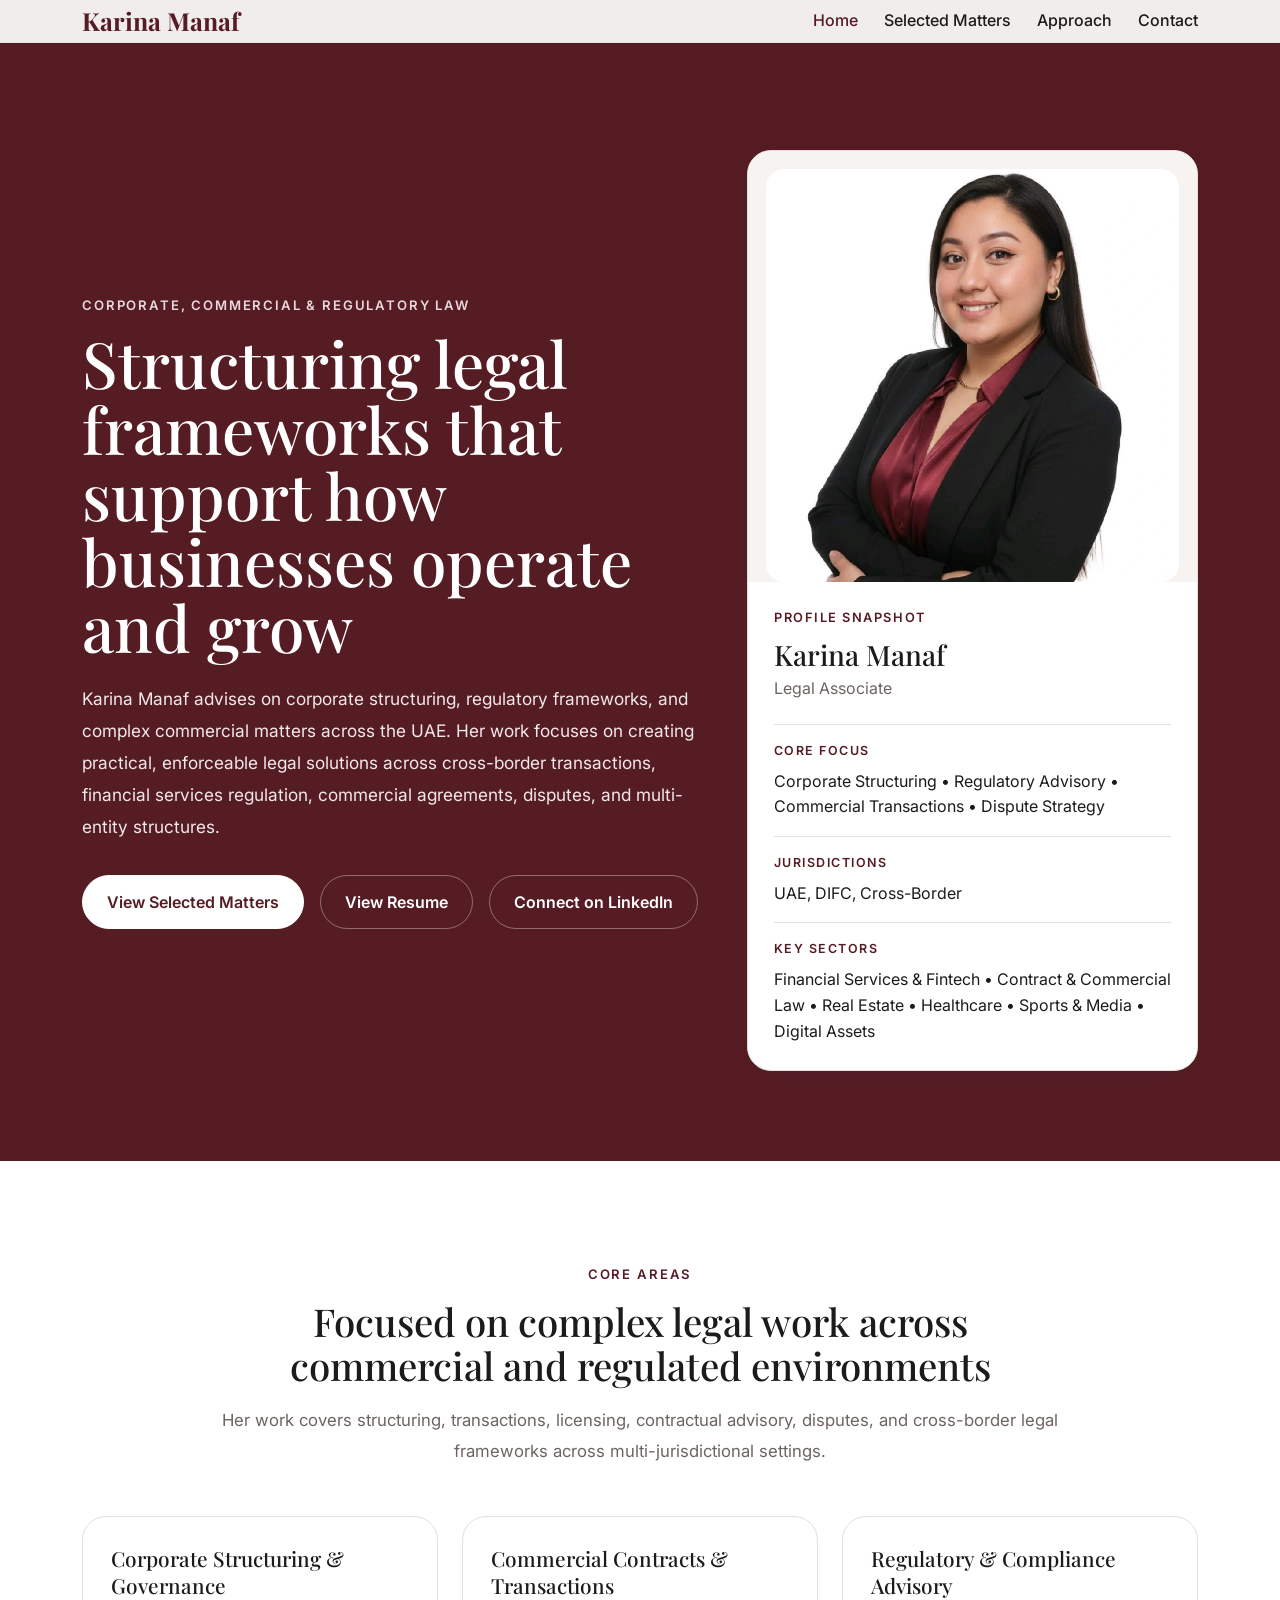
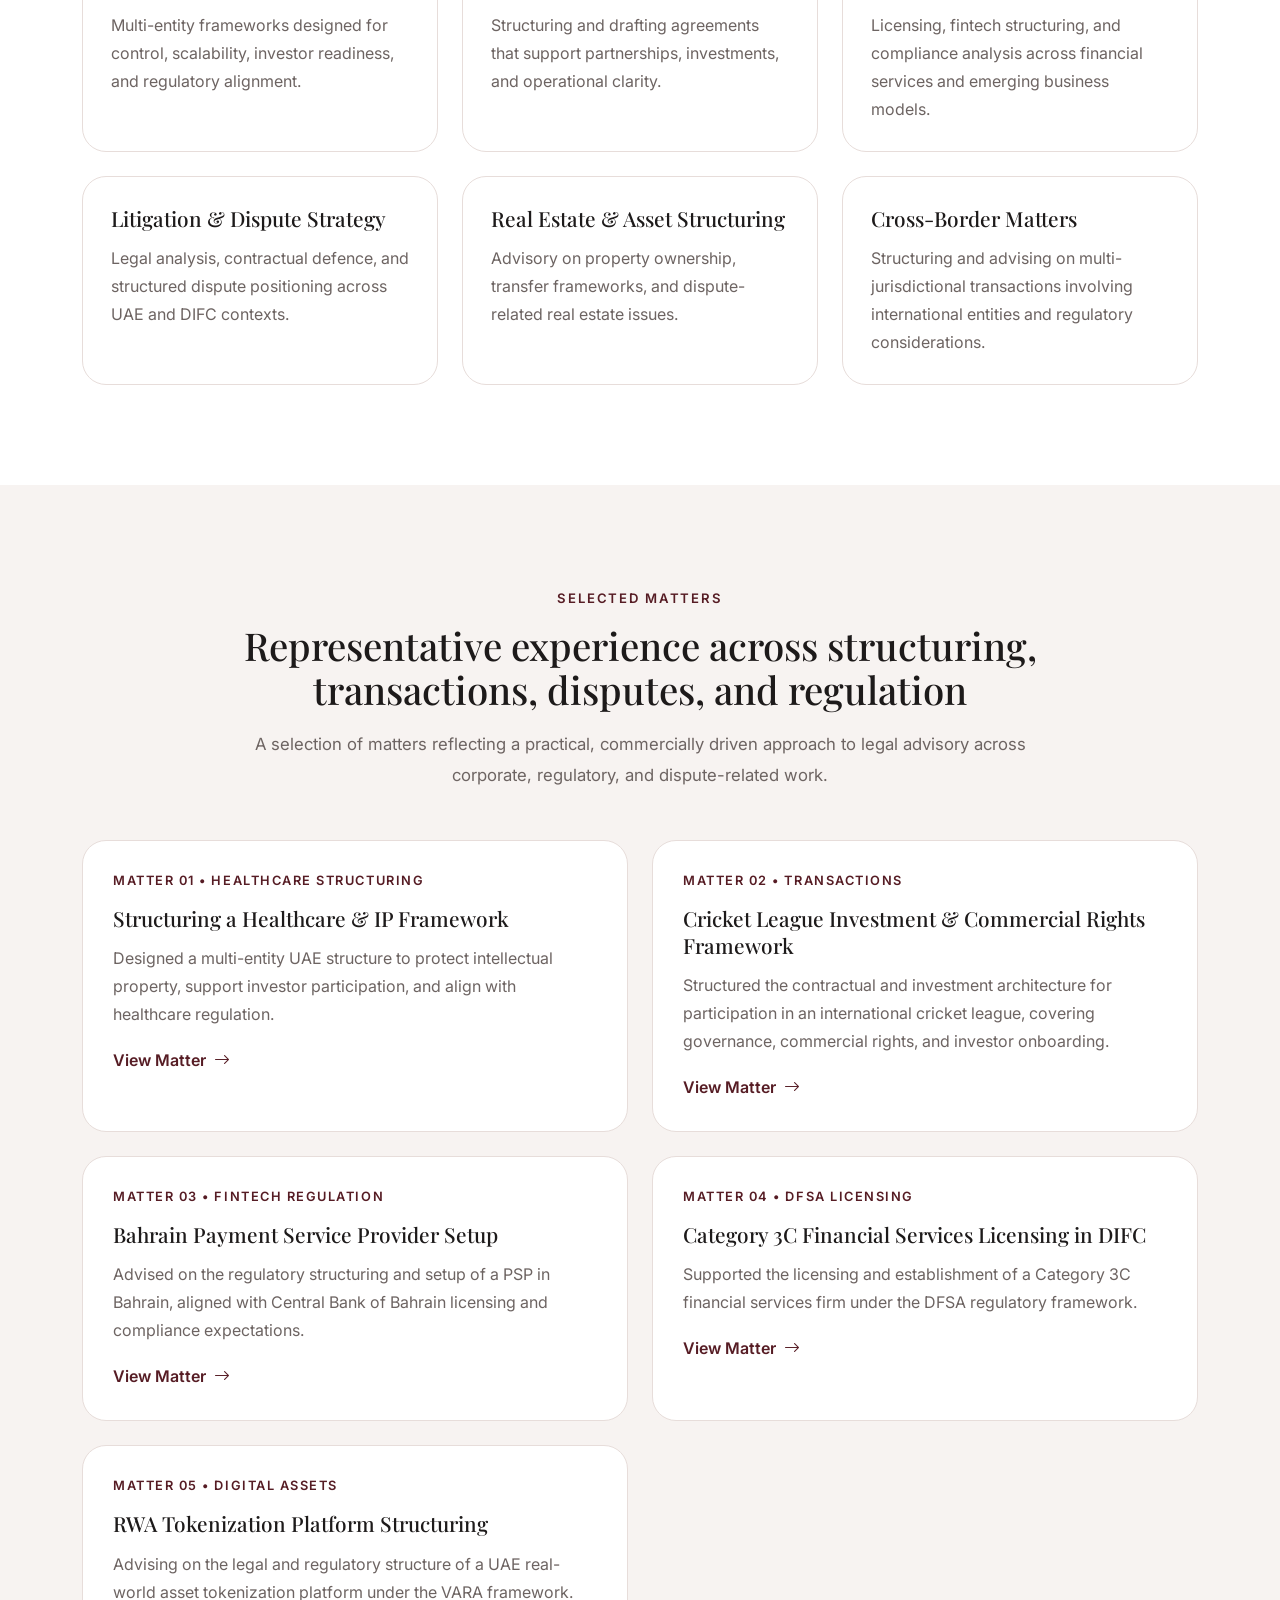
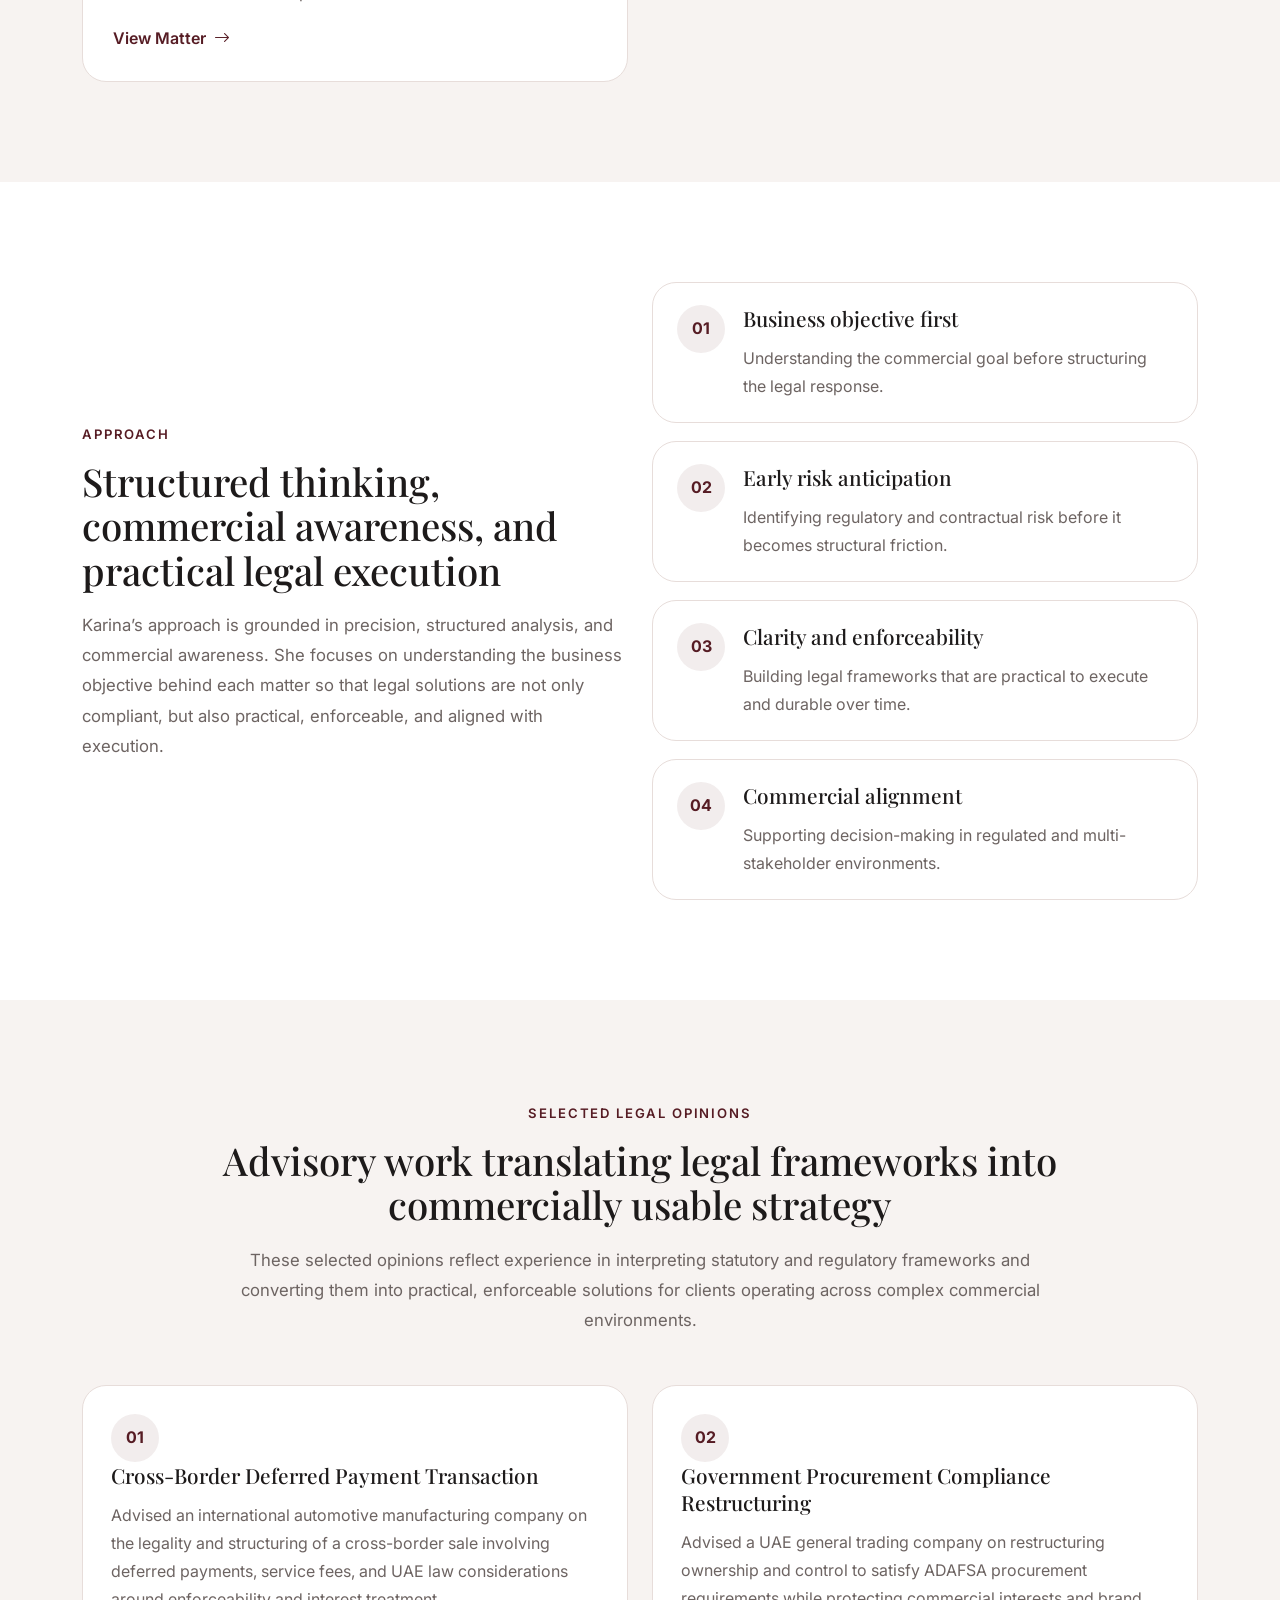
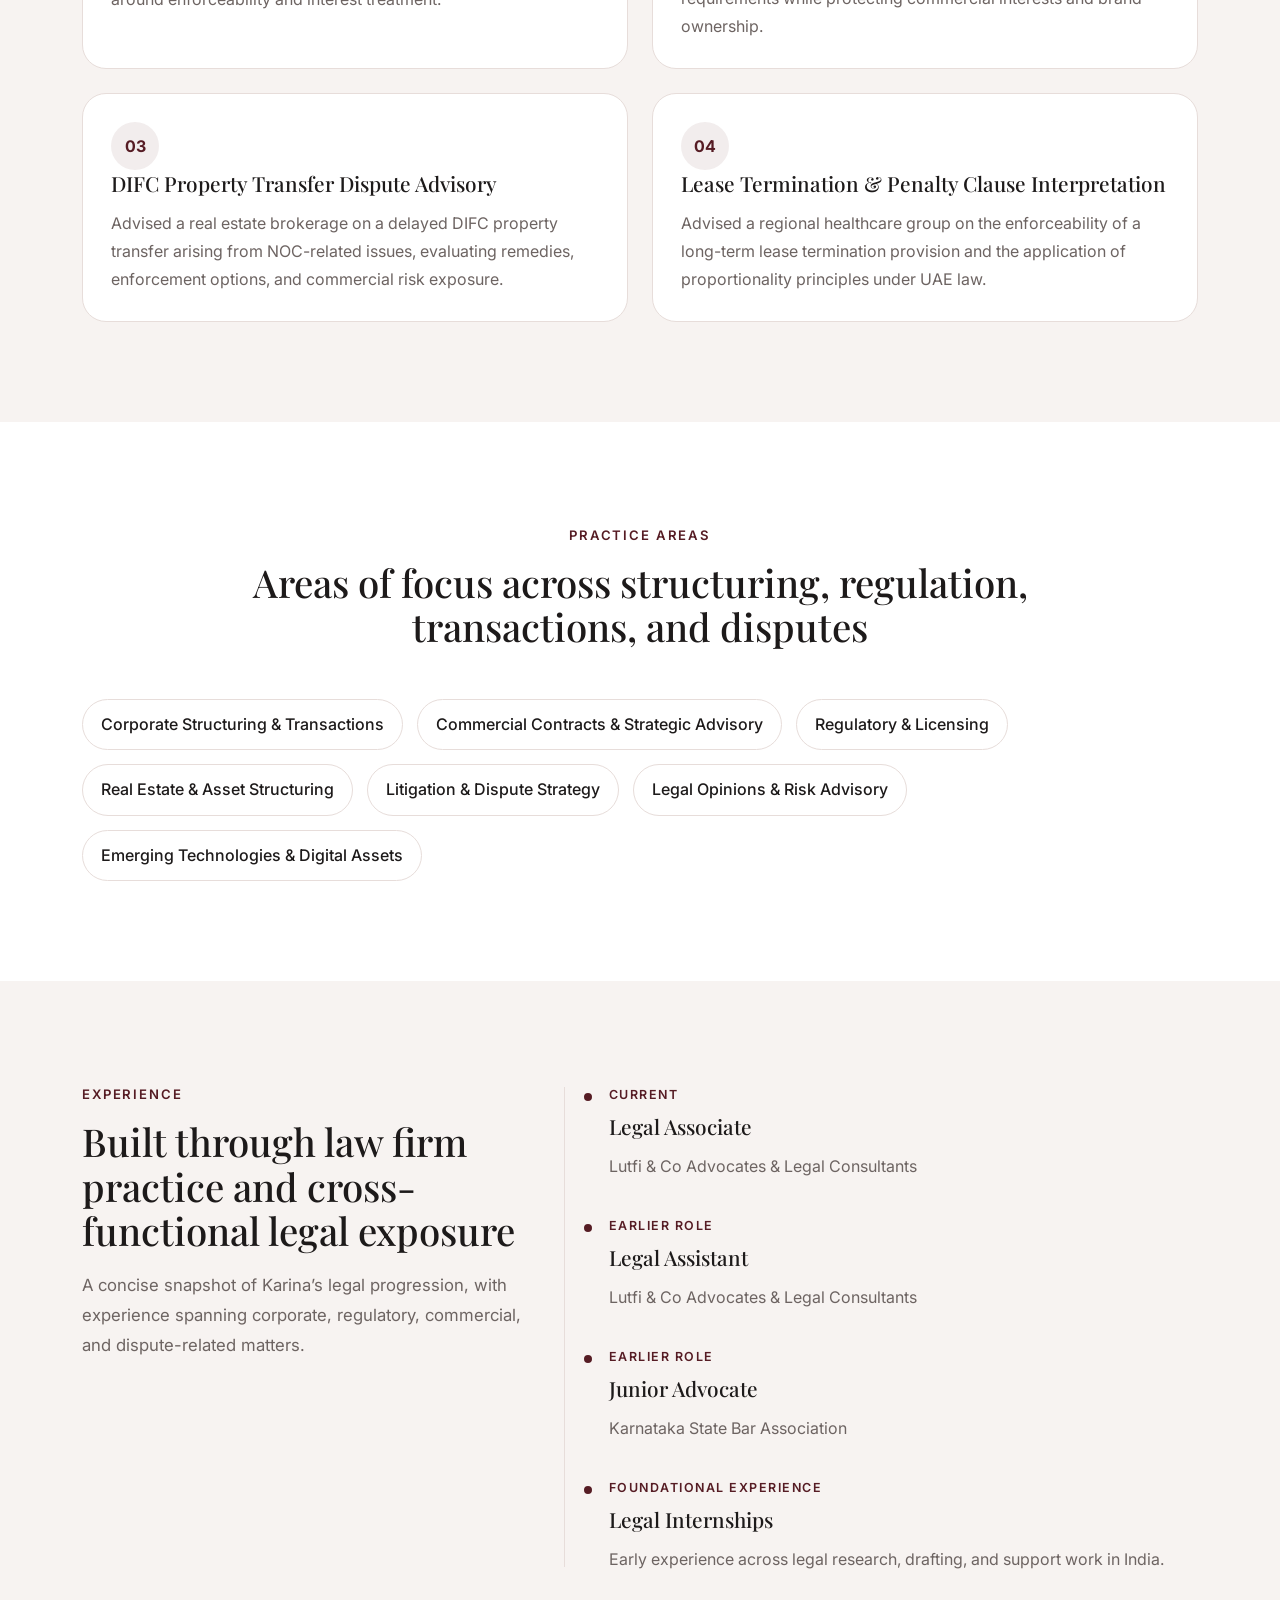
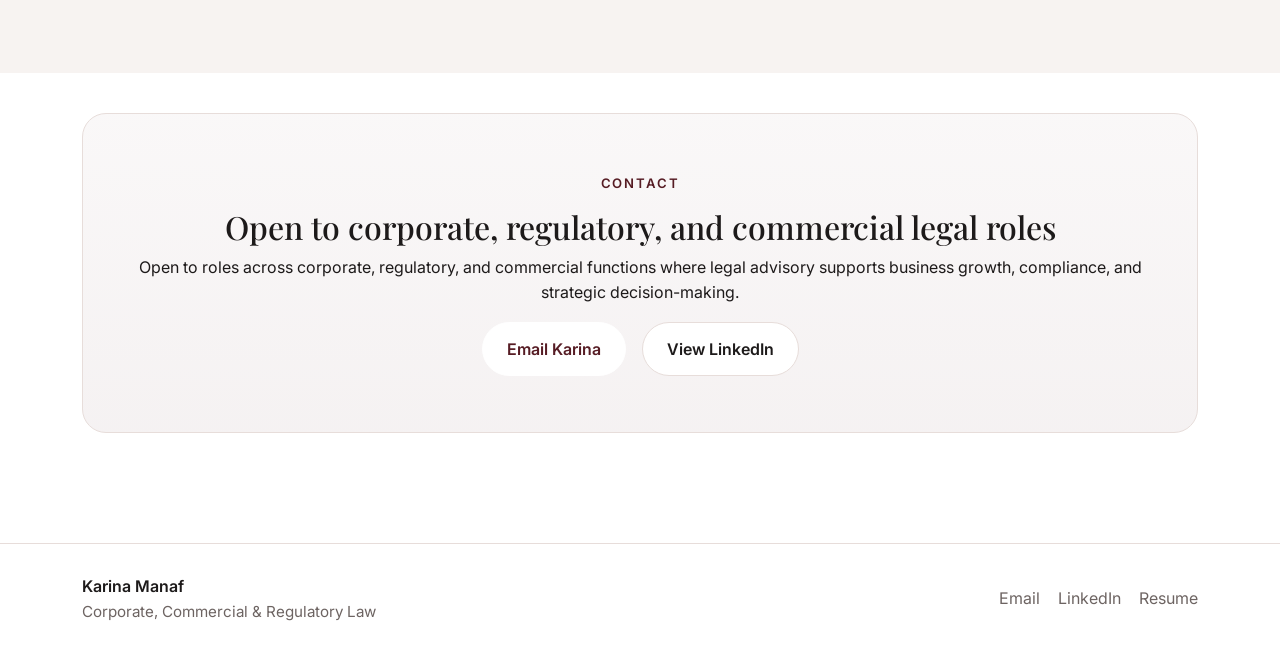
<file: index.html>
<!DOCTYPE html>
<html lang="en">

<head>
  <meta charset="utf-8">
  <meta content="width=device-width, initial-scale=1.0" name="viewport">

  <!-- Google tag (gtag.js) -->
    <script async src="https://www.googletagmanager.com/gtag/js?id=G-CDSH7WPX0Q"></script>
    <script>
    window.dataLayer = window.dataLayer || [];
    function gtag(){dataLayer.push(arguments);}
    gtag('js', new Date());

    gtag('config', 'G-CDSH7WPX0Q');
    </script>

  <title>Karina Manaf | Legal Portfolio</title>
  <meta name="description" content="Portfolio of Karina Manaf, Legal Associate focused on corporate structuring, commercial transactions, regulatory advisory, and complex legal matters across the UAE.">
  <meta name="keywords" content="Karina Manaf, legal associate, corporate lawyer, UAE lawyer, commercial law, regulatory law, DIFC, DFSA, legal portfolio">

  <meta property="og:image" content="https://karinamanaf.com/assets/img/favicon-og.jpg">
  <meta property="og:title" content="Karina Manaf: Corporate, Commercial & Regulatory Law">
  <meta property="og:description" content="Legal advisory across structuring, transactions, and regulatory frameworks.">
  <meta property="og:type" content="website">
  <meta property="og:url" content="https://karinamanaf.com">

  <!-- Favicon -->
  <link rel="icon" href="assets/img/favicon.ico" type="image/x-icon">

  <!-- PNG fallback -->
  <link rel="icon" type="image/png" sizes="32x32" href="assets/img/favicon-32x32.png">
  <link rel="icon" type="image/png" sizes="16x16" href="assets/img/favicon-16x16.png">

  <!-- Apple (optional but nice) -->
  <link rel="apple-touch-icon" href="assets/img/favicon-32x32.png">

  <!-- Google Fonts -->
  <link rel="preconnect" href="https://fonts.googleapis.com">
  <link rel="preconnect" href="https://fonts.gstatic.com" crossorigin>
  <link href="https://fonts.googleapis.com/css2?family=Inter:wght@400;500;600;700&family=Playfair+Display:wght@600;700;800&display=swap" rel="stylesheet">

  <!-- Vendor CSS Files -->
  <link href="assets/vendor/bootstrap/css/bootstrap.min.css" rel="stylesheet">
  <link href="assets/vendor/bootstrap-icons/bootstrap-icons.css" rel="stylesheet">
  <link href="assets/vendor/aos/aos.css" rel="stylesheet">
  <link href="assets/vendor/glightbox/css/glightbox.min.css" rel="stylesheet">
  <link href="assets/vendor/swiper/swiper-bundle.min.css" rel="stylesheet">

  <!-- Main CSS File -->
  <link href="assets/css/style.css" rel="stylesheet">
</head>

<body>

  <header id="header" class="header fixed-top legal-header">
    <div class="container d-flex align-items-center justify-content-between">
      <a href="index.html" class="logo text-decoration-none legal-logo">
        <span>Karina Manaf</span>
      </a>

      <nav id="navbar" class="navbar">
        <ul>
          <li><a href="#hero" class="active">Home</a></li>
          <li><a href="#selected-matters">Selected Matters</a></li>
          <li><a href="#approach">Approach</a></li>
          <li><a href="#contact">Contact</a></li>
        </ul>
        <i class="mobile-nav-toggle d-xl-none bi bi-list"></i>
      </nav>
    </div>
  </header>

  <main id="main">

    <section id="hero" class="hero section legal-hero">
      <div class="container">
        <div class="row align-items-center gy-5">
          <div class="col-lg-7">
            <div class="legal-hero__content" data-aos="fade-up">
              <div class="legal-kicker">Corporate, Commercial &amp; Regulatory Law</div>
              <h1 class="legal-hero__title">
                Structuring legal frameworks that support how businesses operate and grow
              </h1>
              <p class="legal-hero__text">
                Karina Manaf advises on corporate structuring, regulatory frameworks, and complex commercial matters across the UAE. Her work focuses on creating practical, enforceable legal solutions across cross-border transactions, financial services regulation, commercial agreements, disputes, and multi-entity structures.
              </p>

              <div class="legal-hero__actions d-flex flex-wrap gap-3">
                <a href="#selected-matters" class="btn btn-primary legal-btn-primary">View Selected Matters</a>
                <a href="assets/resume/Resume-Corporate-Commercial-Lawyer-Karina-Manaf-2026.pdf" target="_blank" class="btn legal-btn-outline legal-btn-outline-light">View Resume</a>
                <a href="https://www.linkedin.com/in/karina-manaf/" target="_blank" class="btn legal-btn-outline legal-btn-outline-light">Connect on LinkedIn</a>
            </div>
            </div>
          </div>

          <div class="col-lg-5">
            <div class="legal-hero__panel" data-aos="fade-up" data-aos-delay="120">
              <div class="legal-profile-card">
                <div class="legal-profile-card__image-wrap">
                  <img src="assets/img/portfolio/karina-profile.jpg" alt="Karina Manaf" class="img-fluid legal-profile-card__image">
                </div>

                <div class="legal-profile-card__body">
                  <div class="legal-profile-card__label">Profile Snapshot</div>
                  <h3 class="legal-profile-card__name">Karina Manaf</h3>
                  <p class="legal-profile-card__role">Legal Associate</p>

                  <div class="legal-meta-stack">
                    <div class="legal-meta-stack__item">
                      <span class="legal-meta-stack__title">Core Focus</span>
                      <span class="legal-meta-stack__text">Corporate Structuring • Regulatory Advisory • Commercial Transactions • Dispute Strategy</span>
                    </div>
                    <div class="legal-meta-stack__item">
                      <span class="legal-meta-stack__title">Jurisdictions</span>
                      <span class="legal-meta-stack__text">UAE, DIFC, Cross-Border</span>
                    </div>
                    <div class="legal-meta-stack__item">
                      <span class="legal-meta-stack__title">Key Sectors</span>
                      <span class="legal-meta-stack__text">Financial Services & Fintech • Contract & Commercial Law • Real Estate • Healthcare • Sports & Media • Digital Assets</span>
                    </div>
                  </div>
                </div>
              </div>
            </div>
          </div>

        </div>
      </div>
    </section>

    <section class="cs-section legal-section-soft" style="display: none;">
      <div class="container">
        <div class="cs-section__head" data-aos="fade-up">
          <div class="cs-section__kicker legal-kicker">Overview</div>
          <h2>Business-facing legal advisory across structuring, regulation, and commercial execution</h2>
          <p>
            Karina’s experience spans corporate structuring, regulatory advisory, commercial agreements, dispute strategy, and cross-border legal frameworks, with a practical approach grounded in execution and business alignment.
          </p>
        </div>

        <div class="row g-4">
          <div class="col-md-6 col-xl-3">
            <div class="legal-info-card" data-aos="fade-up" data-aos-delay="50">
              <div class="legal-info-card__icon"><i class="bi bi-diagram-3"></i></div>
              <h3>Corporate Structuring</h3>
              <p>Multi-entity structures across offshore, free zone, mainland, DIFC, and ADGM environments.</p>
            </div>
          </div>

          <div class="col-md-6 col-xl-3">
            <div class="legal-info-card" data-aos="fade-up" data-aos-delay="100">
              <div class="legal-info-card__icon"><i class="bi bi-shield-check"></i></div>
              <h3>Regulatory Advisory</h3>
              <p>Experience across DFSA, CBB, VARA, and wider UAE regulatory frameworks.</p>
            </div>
          </div>

          <div class="col-md-6 col-xl-3">
            <div class="legal-info-card" data-aos="fade-up" data-aos-delay="150">
              <div class="legal-info-card__icon"><i class="bi bi-file-earmark-text"></i></div>
              <h3>Commercial Transactions</h3>
              <p>Drafting, negotiating, and structuring agreements aligned with business goals and risk allocation.</p>
            </div>
          </div>

          <div class="col-md-6 col-xl-3">
            <div class="legal-info-card" data-aos="fade-up" data-aos-delay="200">
              <div class="legal-info-card__icon"><i class="bi bi-building-check"></i></div>
              <h3>Disputes &amp; Strategy</h3>
              <p>Structured legal analysis and defence strategy in contractual and corporate disputes, including DIFC matters.</p>
            </div>
          </div>
        </div>
      </div>
    </section>

    <section class="cs-section">
      <div class="container">
        <div class="cs-section__head" data-aos="fade-up">
          <div class="cs-section__kicker legal-kicker">Core Areas</div>
          <h2>Focused on complex legal work across commercial and regulated environments</h2>
          <p>
            Her work covers structuring, transactions, licensing, contractual advisory, disputes, and cross-border legal frameworks across multi-jurisdictional settings.
          </p>
        </div>

        <div class="row g-4">
          <div class="col-md-6 col-lg-4">
            <div class="legal-feature-card" data-aos="fade-up" data-aos-delay="50">
              <h3>Corporate Structuring &amp; Governance</h3>
              <p>Multi-entity frameworks designed for control, scalability, investor readiness, and regulatory alignment.</p>
            </div>
          </div>

          <div class="col-md-6 col-lg-4">
            <div class="legal-feature-card" data-aos="fade-up" data-aos-delay="100">
              <h3>Commercial Contracts &amp; Transactions</h3>
              <p>Structuring and drafting agreements that support partnerships, investments, and operational clarity.</p>
            </div>
          </div>

          <div class="col-md-6 col-lg-4">
            <div class="legal-feature-card" data-aos="fade-up" data-aos-delay="150">
              <h3>Regulatory &amp; Compliance Advisory</h3>
              <p>Licensing, fintech structuring, and compliance analysis across financial services and emerging business models.</p>
            </div>
          </div>

          <div class="col-md-6 col-lg-4">
            <div class="legal-feature-card" data-aos="fade-up" data-aos-delay="200">
              <h3>Litigation &amp; Dispute Strategy</h3>
              <p>Legal analysis, contractual defence, and structured dispute positioning across UAE and DIFC contexts.</p>
            </div>
          </div>

          <div class="col-md-6 col-lg-4">
            <div class="legal-feature-card" data-aos="fade-up" data-aos-delay="250">
              <h3>Real Estate &amp; Asset Structuring</h3>
              <p>Advisory on property ownership, transfer frameworks, and dispute-related real estate issues.</p>
            </div>
          </div>

          <div class="col-md-6 col-lg-4">
            <div class="legal-feature-card" data-aos="fade-up" data-aos-delay="300">
              <h3>Cross-Border Matters</h3>
              <p>Structuring and advising on multi-jurisdictional transactions involving international entities and regulatory considerations.</p>
            </div>
          </div>
        </div>
      </div>
    </section>

    <section id="selected-matters" class="cs-section legal-section-soft">
      <div class="container">
        <div class="cs-section__head" data-aos="fade-up">
          <div class="cs-section__kicker legal-kicker">Selected Matters</div>
          <h2>Representative experience across structuring, transactions, disputes, and regulation</h2>
          <p>
            A selection of matters reflecting a practical, commercially driven approach to legal advisory across corporate, regulatory, and dispute-related work.
          </p>
        </div>

        <div class="row g-4">
          <div class="col-lg-6">
            <a href="portfolio-details-healthcare.html" class="legal-matter-card d-block" data-aos="fade-up" data-aos-delay="50">
              <div class="legal-matter-card__meta">Matter 01 • Healthcare Structuring</div>
              <h3>Structuring a Healthcare &amp; IP Framework</h3>
              <p>Designed a multi-entity UAE structure to protect intellectual property, support investor participation, and align with healthcare regulation.</p>
              <span class="legal-matter-card__link">View Matter <i class="bi bi-arrow-right"></i></span>
            </a>
          </div>

          <div class="col-lg-6">
            <a href="portfolio-details-cricket.html" class="legal-matter-card d-block" data-aos="fade-up" data-aos-delay="100">
              <div class="legal-matter-card__meta">Matter 02 • Transactions</div>
              <h3>Cricket League Investment &amp; Commercial Rights Framework</h3>
              <p>Structured the contractual and investment architecture for participation in an international cricket league, covering governance, commercial rights, and investor onboarding.</p>
              <span class="legal-matter-card__link">View Matter <i class="bi bi-arrow-right"></i></span>
            </a>
          </div>

          <div class="col-lg-6" style="display:none;">
            <a href="portfolio-details-difc-dispute.html" class="legal-matter-card d-block" data-aos="fade-up" data-aos-delay="150">
              <div class="legal-matter-card__meta">Matter 03 • DIFC Dispute</div>
              <h3>DIFC Share Sale Dispute Defence</h3>
              <p>Developed the defence strategy for a corporate entity in a DIFC share sale dispute involving allegations of misrepresentation and breach of contract.</p>
              <span class="legal-matter-card__link">View Matter <i class="bi bi-arrow-right"></i></span>
            </a>
          </div>

          <div class="col-lg-6">
            <a href="portfolio-details-psp-bahrain.html" class="legal-matter-card d-block" data-aos="fade-up" data-aos-delay="200">
              <div class="legal-matter-card__meta">Matter 03 • Fintech Regulation</div>
              <h3>Bahrain Payment Service Provider Setup</h3>
              <p>Advised on the regulatory structuring and setup of a PSP in Bahrain, aligned with Central Bank of Bahrain licensing and compliance expectations.</p>
              <span class="legal-matter-card__link">View Matter <i class="bi bi-arrow-right"></i></span>
            </a>
          </div>

          <div class="col-lg-6">
            <a href="portfolio-details-dfsa-3c.html" class="legal-matter-card d-block" data-aos="fade-up" data-aos-delay="250">
              <div class="legal-matter-card__meta">Matter 04 • DFSA Licensing</div>
              <h3>Category 3C Financial Services Licensing in DIFC</h3>
              <p>Supported the licensing and establishment of a Category 3C financial services firm under the DFSA regulatory framework.</p>
              <span class="legal-matter-card__link">View Matter <i class="bi bi-arrow-right"></i></span>
            </a>
          </div>

          <div class="col-lg-6">
            <a href="portfolio-details-rwa-tokenization.html" class="legal-matter-card d-block" data-aos="fade-up" data-aos-delay="300">
              <div class="legal-matter-card__meta">Matter 05 • Digital Assets</div>
              <h3>RWA Tokenization Platform Structuring</h3>
              <p>Advising on the legal and regulatory structure of a UAE real-world asset tokenization platform under the VARA framework.</p>
              <span class="legal-matter-card__link">View Matter <i class="bi bi-arrow-right"></i></span>
            </a>
          </div>
        </div>
      </div>
    </section>

    <section id="approach" class="cs-section legal-approach-section">
      <div class="container">
        <div class="row align-items-center gy-5">
          <div class="col-lg-6">
            <div class="cs-section__head text-start mb-0" data-aos="fade-up">
              <div class="cs-section__kicker legal-kicker">Approach</div>
              <h2>Structured thinking, commercial awareness, and practical legal execution</h2>
              <p>
                Karina’s approach is grounded in precision, structured analysis, and commercial awareness. She focuses on understanding the business objective behind each matter so that legal solutions are not only compliant, but also practical, enforceable, and aligned with execution.
              </p>
            </div>
          </div>

          <div class="col-lg-6">
            <div class="legal-approach-list" data-aos="fade-up" data-aos-delay="100">
              <div class="legal-approach-list__item">
                <span class="legal-approach-list__number">01</span>
                <div>
                  <h3>Business objective first</h3>
                  <p>Understanding the commercial goal before structuring the legal response.</p>
                </div>
              </div>

              <div class="legal-approach-list__item">
                <span class="legal-approach-list__number">02</span>
                <div>
                  <h3>Early risk anticipation</h3>
                  <p>Identifying regulatory and contractual risk before it becomes structural friction.</p>
                </div>
              </div>

              <div class="legal-approach-list__item">
                <span class="legal-approach-list__number">03</span>
                <div>
                  <h3>Clarity and enforceability</h3>
                  <p>Building legal frameworks that are practical to execute and durable over time.</p>
                </div>
              </div>

              <div class="legal-approach-list__item">
                <span class="legal-approach-list__number">04</span>
                <div>
                  <h3>Commercial alignment</h3>
                  <p>Supporting decision-making in regulated and multi-stakeholder environments.</p>
                </div>
              </div>
            </div>
          </div>
        </div>
      </div>
    </section>

    <section class="cs-section legal-section-soft">
      <div class="container">
        <div class="cs-section__head" data-aos="fade-up">
          <div class="cs-section__kicker legal-kicker">Selected Legal Opinions</div>
          <h2>Advisory work translating legal frameworks into commercially usable strategy</h2>
          <p>
            These selected opinions reflect experience in interpreting statutory and regulatory frameworks and converting them into practical, enforceable solutions for clients operating across complex commercial environments.
          </p>
        </div>

        <div class="row g-4">
          <div class="col-md-6">
            <div class="legal-opinion-card" data-aos="fade-up" data-aos-delay="50">
              <div class="legal-opinion-card__index">01</div>
              <h3>Cross-Border Deferred Payment Transaction</h3>
              <p>Advised an international automotive manufacturing company on the legality and structuring of a cross-border sale involving deferred payments, service fees, and UAE law considerations around enforceability and interest treatment.</p>
            </div>
          </div>

          <div class="col-md-6">
            <div class="legal-opinion-card" data-aos="fade-up" data-aos-delay="100">
              <div class="legal-opinion-card__index">02</div>
              <h3>Government Procurement Compliance Restructuring</h3>
              <p>Advised a UAE general trading company on restructuring ownership and control to satisfy ADAFSA procurement requirements while protecting commercial interests and brand ownership.</p>
            </div>
          </div>

          <div class="col-md-6">
            <div class="legal-opinion-card" data-aos="fade-up" data-aos-delay="150">
              <div class="legal-opinion-card__index">03</div>
              <h3>DIFC Property Transfer Dispute Advisory</h3>
              <p>Advised a real estate brokerage on a delayed DIFC property transfer arising from NOC-related issues, evaluating remedies, enforcement options, and commercial risk exposure.</p>
            </div>
          </div>

          <div class="col-md-6">
            <div class="legal-opinion-card" data-aos="fade-up" data-aos-delay="200">
              <div class="legal-opinion-card__index">04</div>
              <h3>Lease Termination &amp; Penalty Clause Interpretation</h3>
              <p>Advised a regional healthcare group on the enforceability of a long-term lease termination provision and the application of proportionality principles under UAE law.</p>
            </div>
          </div>
        </div>
      </div>
    </section>

    <section class="cs-section">
      <div class="container">
        <div class="cs-section__head" data-aos="fade-up">
          <div class="cs-section__kicker legal-kicker">Practice Areas</div>
          <h2>Areas of focus across structuring, regulation, transactions, and disputes</h2>
        </div>

        <div class="legal-chip-grid" data-aos="fade-up" data-aos-delay="80">
          <span class="legal-chip">Corporate Structuring &amp; Transactions</span>
          <span class="legal-chip">Commercial Contracts &amp; Strategic Advisory</span>
          <span class="legal-chip">Regulatory &amp; Licensing</span>
          <span class="legal-chip">Real Estate &amp; Asset Structuring</span>
          <span class="legal-chip">Litigation &amp; Dispute Strategy</span>
          <span class="legal-chip">Legal Opinions &amp; Risk Advisory</span>
          <span class="legal-chip">Emerging Technologies &amp; Digital Assets</span>
        </div>
      </div>
    </section>

    <section class="cs-section legal-section-soft">
      <div class="container">
        <div class="row gy-5 align-items-start">
          <div class="col-lg-5">
            <div class="cs-section__head text-start mb-0" data-aos="fade-up">
              <div class="cs-section__kicker legal-kicker">Experience</div>
              <h2>Built through law firm practice and cross-functional legal exposure</h2>
              <p>
                A concise snapshot of Karina’s legal progression, with experience spanning corporate, regulatory, commercial, and dispute-related matters.
              </p>
            </div>
          </div>

          <div class="col-lg-7">
            <div class="legal-timeline" data-aos="fade-up" data-aos-delay="100">
              <div class="legal-timeline__item">
                <div class="legal-timeline__dot"></div>
                <div class="legal-timeline__content">
                  <span class="legal-timeline__period">Current</span>
                  <h3>Legal Associate</h3>
                  <p>Lutfi &amp; Co Advocates &amp; Legal Consultants</p>
                </div>
              </div>

              <div class="legal-timeline__item">
                <div class="legal-timeline__dot"></div>
                <div class="legal-timeline__content">
                  <span class="legal-timeline__period">Earlier Role</span>
                  <h3>Legal Assistant</h3>
                  <p>Lutfi &amp; Co Advocates &amp; Legal Consultants</p>
                </div>
              </div>

              <div class="legal-timeline__item">
                <div class="legal-timeline__dot"></div>
                <div class="legal-timeline__content">
                    <span class="legal-timeline__period">Earlier Role</span>
                    <h3>Junior Advocate</h3>
                    <p>Karnataka State Bar Association</p>
                </div>
            </div>

              <div class="legal-timeline__item">
                <div class="legal-timeline__dot"></div>
                <div class="legal-timeline__content">
                  <span class="legal-timeline__period">Foundational Experience</span>
                  <h3>Legal Internships</h3>
                  <p>Early experience across legal research, drafting, and support work in India.</p>
                </div>
              </div>
            </div>
          </div>
        </div>
      </div>
    </section>

    <section id="contact" class="cs-section legal-contact-cta">
      <div class="container">
        <div class="legal-cta-box text-center" data-aos="fade-up">
          <div class="cs-section__kicker legal-kicker">Contact</div>
          <h2>Open to corporate, regulatory, and commercial legal roles</h2>
          
          <p>
            Open to roles across corporate, regulatory, and commercial functions where legal advisory supports business growth, compliance, and strategic decision-making.
            </p>

          <div class="legal-hero__actions justify-content-center d-flex flex-wrap gap-3">
            <a href="mailto:karinamanaf51@gmail.com" class="btn btn-primary legal-btn-primary">Email Karina</a>
            <a href="https://www.linkedin.com/in/karina-manaf/" target="_blank" class="btn legal-btn-outline">View LinkedIn</a>
          </div>
        </div>
      </div>
    </section>

  </main>

  <script src="assets/vendor/bootstrap/js/bootstrap.bundle.min.js"></script>
  <script src="assets/vendor/aos/aos.js"></script>
  <script src="assets/vendor/glightbox/js/glightbox.min.js"></script>
  <script src="assets/vendor/swiper/swiper-bundle.min.js"></script>
  <script src="assets/js/main.js"></script>


  <footer class="site-footer">
  <div class="container">
    <div class="site-footer__inner">
      <div>
        <div class="site-footer__brand">Karina Manaf</div>
        <div class="site-footer__meta">Corporate, Commercial &amp; Regulatory Law</div>
      </div>

      <div class="site-footer__links">
        <a href="mailto:karinamanaf51@gmail.com">Email</a>
        <a href="https://www.linkedin.com/in/karina-manaf/" target="_blank">LinkedIn</a>
        <a href="assets/resume/Resume-Corporate-Commercial-Lawyer-Karina-Manaf-2026.pdf" target="_blank">Resume</a>
      </div>
    </div>
  </div>
</footer>

</body>

</html>
</file>
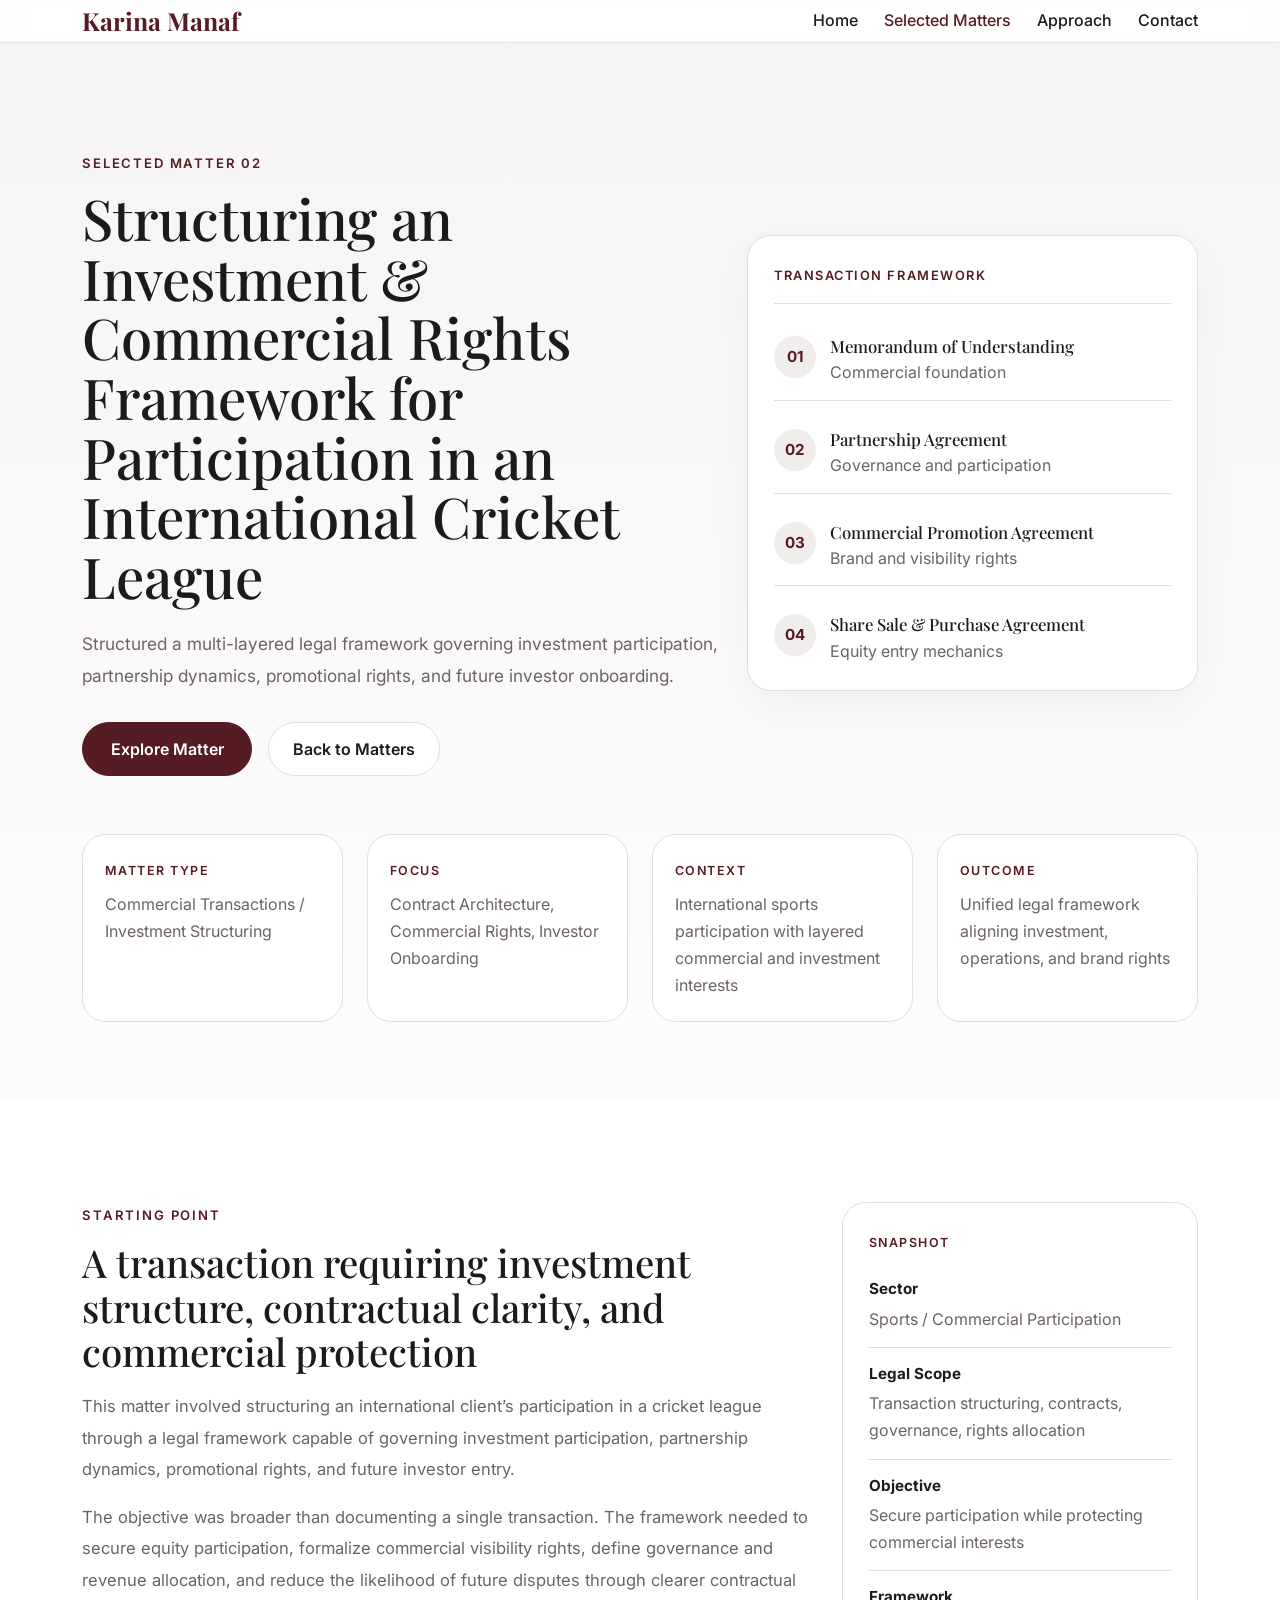
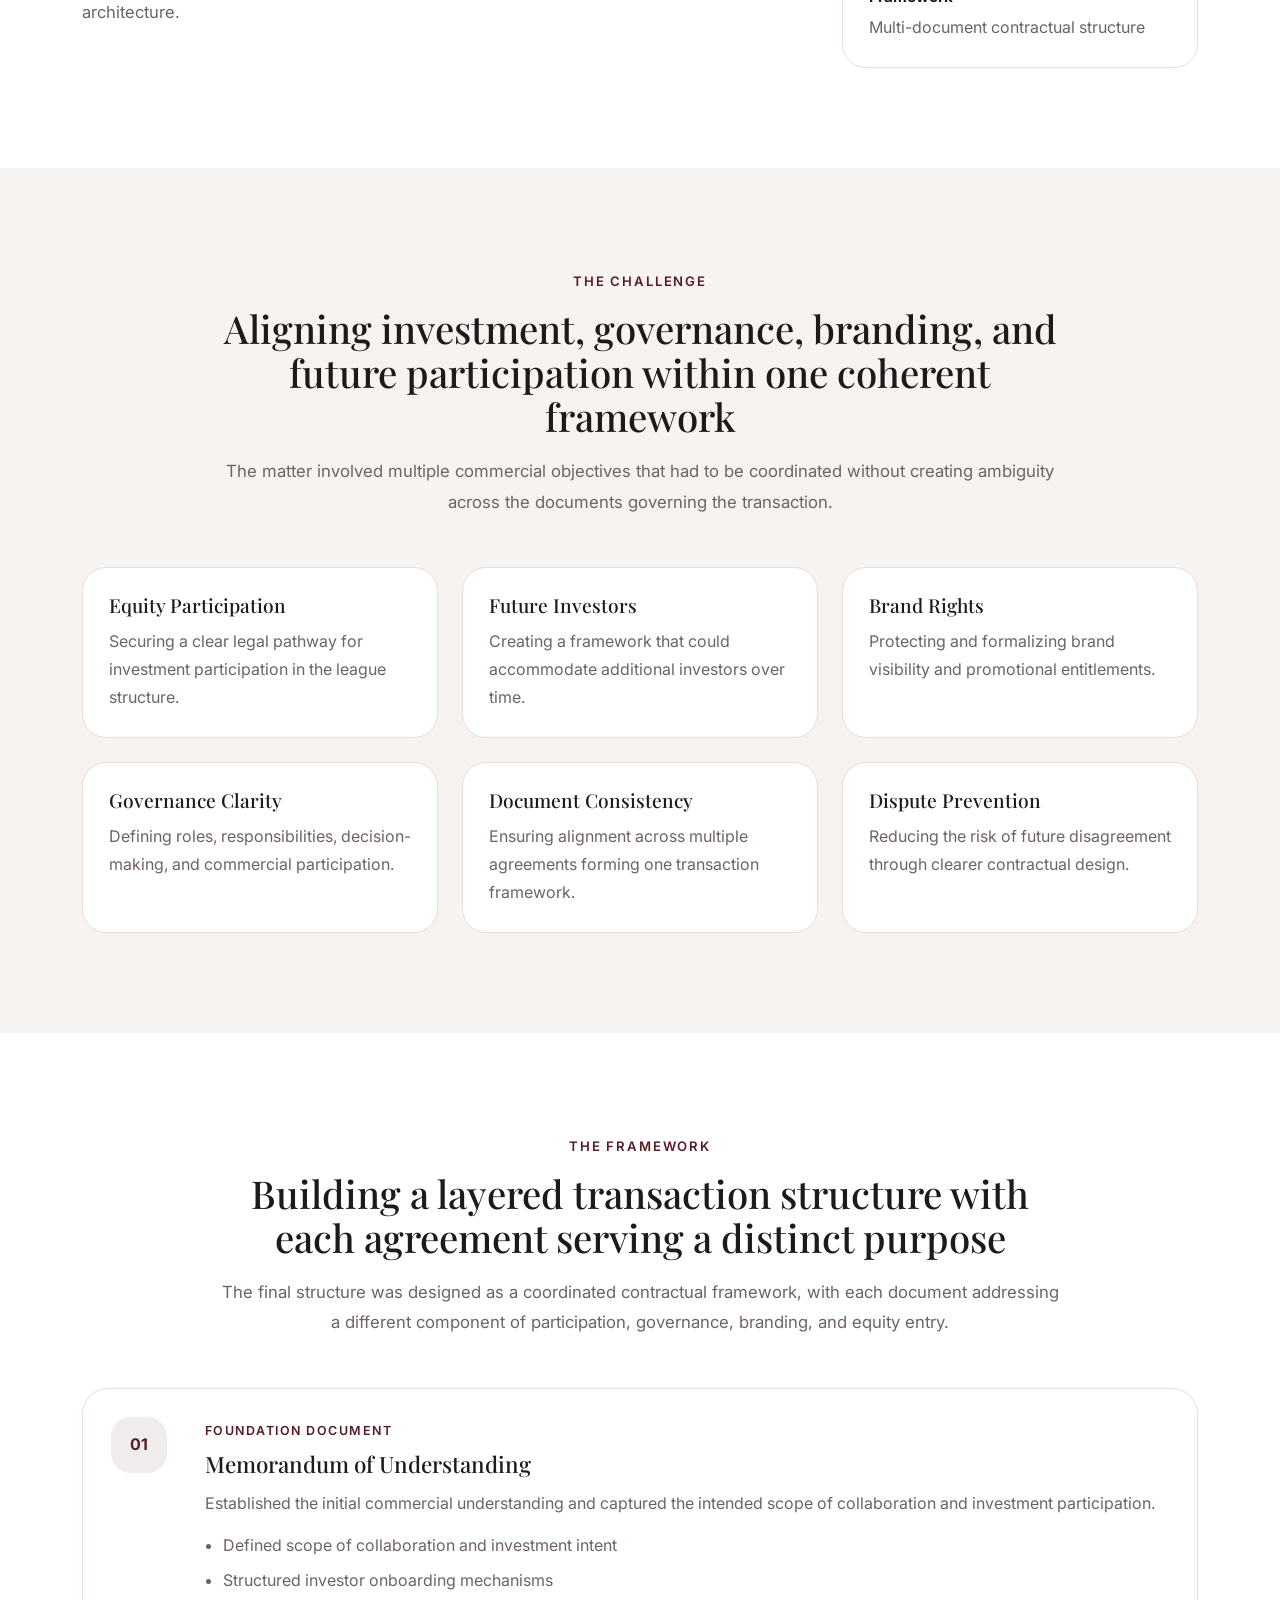
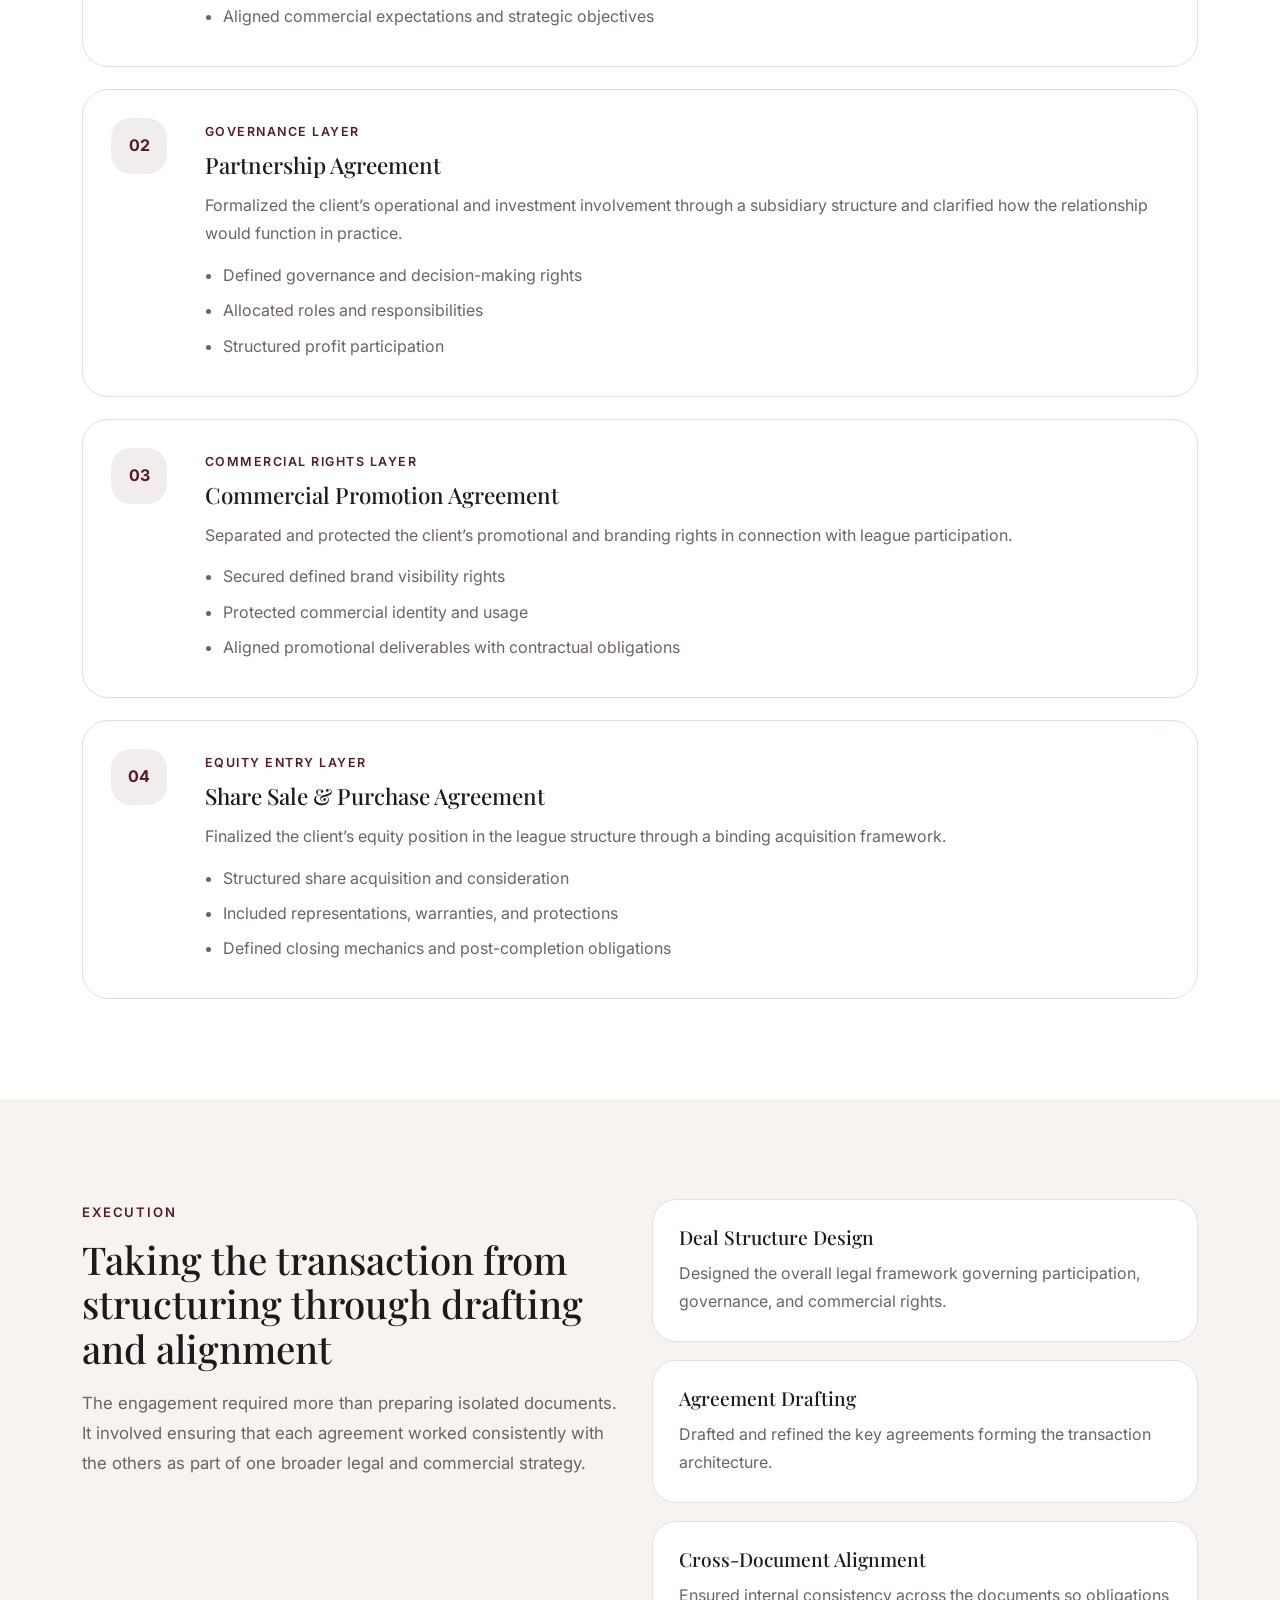
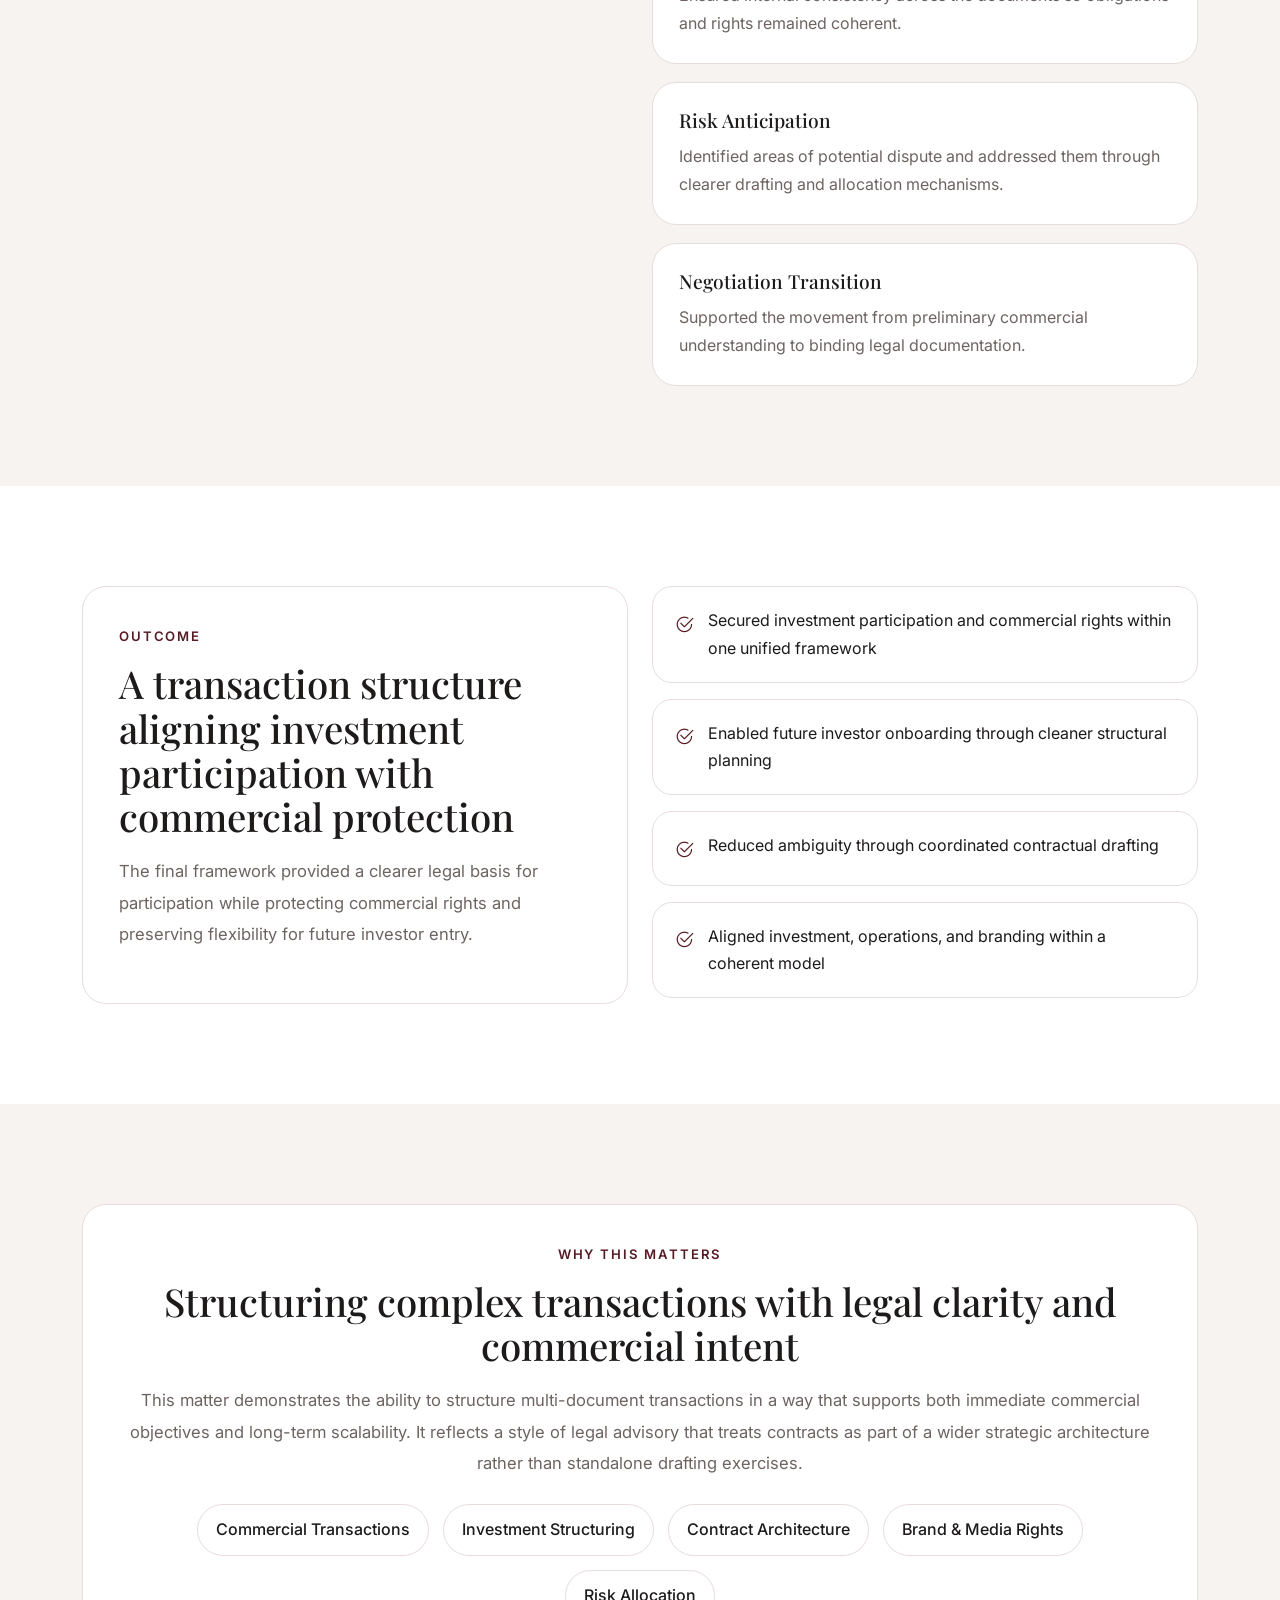
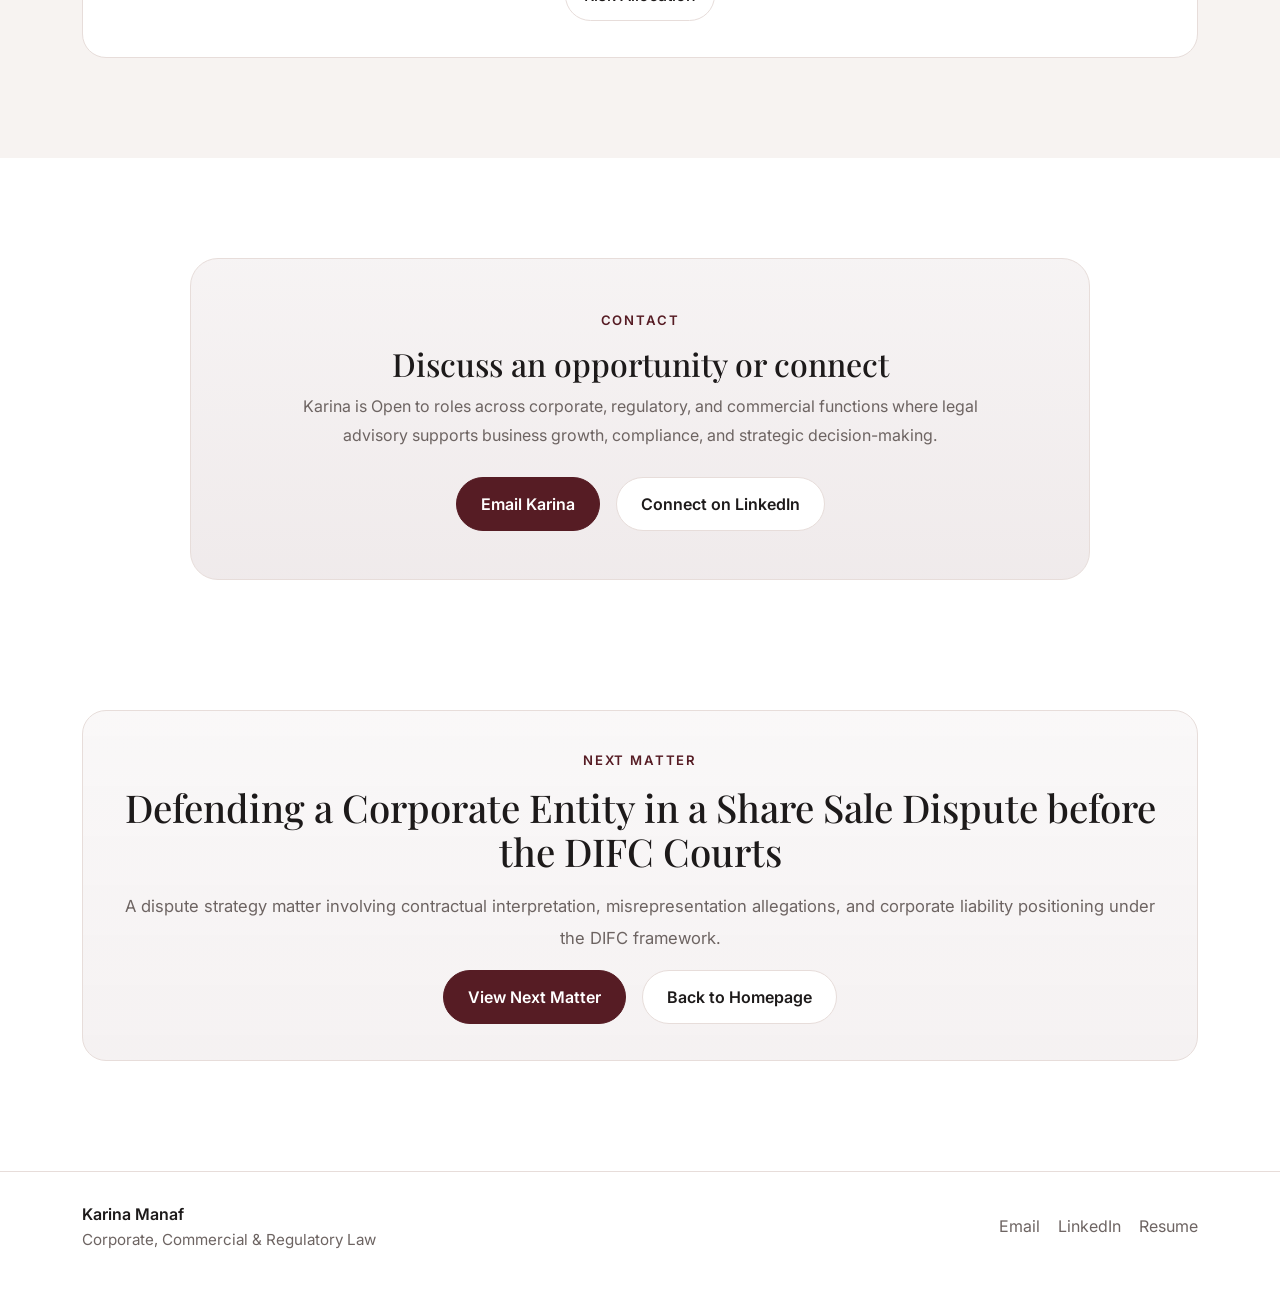
<file: portfolio-details-cricket.html>
<!DOCTYPE html>
<html lang="en">

<head>
  <meta charset="utf-8">
  <meta content="width=device-width, initial-scale=1.0" name="viewport">

    <!-- Google tag (gtag.js) -->
    <script async src="https://www.googletagmanager.com/gtag/js?id=G-CDSH7WPX0Q"></script>
    <script>
    window.dataLayer = window.dataLayer || [];
    function gtag(){dataLayer.push(arguments);}
    gtag('js', new Date());

    gtag('config', 'G-CDSH7WPX0Q');
    </script>

  <title>Investment &amp; Commercial Rights Framework | Karina Manaf</title>
  <meta name="description" content="Selected legal matter by Karina Manaf covering the structuring of an investment and commercial rights framework for participation in an international cricket league.">
  <meta name="keywords" content="Karina Manaf, investment structuring, commercial rights, cricket league, legal portfolio, contract architecture, UAE lawyer">

  <meta property="og:image" content="https://karinamanaf.com/assets/img/favicon-og.jpg">
  <meta property="og:title" content="Karina Manaf: Corporate, Commercial & Regulatory Law">
  <meta property="og:description" content="Legal advisory across structuring, transactions, and regulatory frameworks.">
  <meta property="og:type" content="website">
  <meta property="og:url" content="https://karinamanaf.com">

  <!-- Favicon -->
  <link rel="icon" href="assets/img/favicon.ico" type="image/x-icon">

  <!-- PNG fallback -->
  <link rel="icon" type="image/png" sizes="32x32" href="assets/img/favicon-32x32.png">
  <link rel="icon" type="image/png" sizes="16x16" href="assets/img/favicon-16x16.png">

  <!-- Apple (optional but nice) -->
  <link rel="apple-touch-icon" href="assets/img/favicon-32x32.png">
  
  <link rel="preconnect" href="https://fonts.googleapis.com">
  <link rel="preconnect" href="https://fonts.gstatic.com" crossorigin>
  <link href="https://fonts.googleapis.com/css2?family=Inter:wght@400;500;600;700&family=Playfair+Display:wght@600;700;800&display=swap" rel="stylesheet">

  <link href="assets/vendor/bootstrap/css/bootstrap.min.css" rel="stylesheet">
  <link href="assets/vendor/bootstrap-icons/bootstrap-icons.css" rel="stylesheet">
  <link href="assets/vendor/aos/aos.css" rel="stylesheet">
  <link href="assets/vendor/glightbox/css/glightbox.min.css" rel="stylesheet">
  <link href="assets/vendor/swiper/swiper-bundle.min.css" rel="stylesheet">

  <link href="assets/css/style.css" rel="stylesheet">
</head>

<body>

  <header id="header" class="header fixed-top legal-header">
    <div class="container d-flex align-items-center justify-content-between">
      <a href="index.html" class="logo text-decoration-none legal-logo">
        <span>Karina Manaf</span>
      </a>

      <nav id="navbar" class="navbar">
        <ul>
          <li><a href="index.html">Home</a></li>
          <li><a href="index.html#selected-matters" class="active">Selected Matters</a></li>
          <li><a href="index.html#approach">Approach</a></li>
          <li><a href="index.html#contact">Contact</a></li>
        </ul>
        <i class="mobile-nav-toggle d-xl-none bi bi-list"></i>
      </nav>
    </div>
  </header>

  <main id="main">

    <section class="legal-detail-hero">
      <div class="container">
        <div class="row gy-5 align-items-center">
          <div class="col-lg-7">
            <div data-aos="fade-up">
              <div class="legal-kicker">Selected Matter 02</div>
              <h1 class="legal-detail-hero__title">
                Structuring an Investment &amp; Commercial Rights Framework for Participation in an International Cricket League
              </h1>
              <p class="legal-detail-hero__text">
                Structured a multi-layered legal framework governing investment participation, partnership dynamics, promotional rights, and future investor onboarding.
              </p>

              <div class="legal-detail-hero__actions d-flex flex-wrap gap-3">
                <a href="#matter-overview" class="btn btn-primary legal-btn-primary">Explore Matter</a>
                <a href="index.html#selected-matters" class="btn legal-btn-outline">Back to Matters</a>
              </div>
            </div>
          </div>

          <div class="col-lg-5">
            <div class="legal-structure-preview" data-aos="fade-up" data-aos-delay="120">
              <div class="legal-structure-preview__head">
                <span>Transaction Framework</span>
              </div>

              <div class="legal-structure-preview__stack">
                <div class="legal-structure-preview__item">
                  <strong>01</strong>
                  <div>
                    <h3>Memorandum of Understanding</h3>
                    <p>Commercial foundation</p>
                  </div>
                </div>

                <div class="legal-structure-preview__item">
                  <strong>02</strong>
                  <div>
                    <h3>Partnership Agreement</h3>
                    <p>Governance and participation</p>
                  </div>
                </div>

                <div class="legal-structure-preview__item">
                  <strong>03</strong>
                  <div>
                    <h3>Commercial Promotion Agreement</h3>
                    <p>Brand and visibility rights</p>
                  </div>
                </div>

                <div class="legal-structure-preview__item">
                  <strong>04</strong>
                  <div>
                    <h3>Share Sale &amp; Purchase Agreement</h3>
                    <p>Equity entry mechanics</p>
                  </div>
                </div>
              </div>
            </div>
          </div>
        </div>

        <div class="row g-4 legal-detail-meta-row" data-aos="fade-up" data-aos-delay="180">
          <div class="col-md-6 col-xl-3">
            <div class="legal-detail-meta-card">
              <span class="legal-detail-meta-card__label">Matter Type</span>
              <p>Commercial Transactions / Investment Structuring</p>
            </div>
          </div>

          <div class="col-md-6 col-xl-3">
            <div class="legal-detail-meta-card">
              <span class="legal-detail-meta-card__label">Focus</span>
              <p>Contract Architecture, Commercial Rights, Investor Onboarding</p>
            </div>
          </div>

          <div class="col-md-6 col-xl-3">
            <div class="legal-detail-meta-card">
              <span class="legal-detail-meta-card__label">Context</span>
              <p>International sports participation with layered commercial and investment interests</p>
            </div>
          </div>

          <div class="col-md-6 col-xl-3">
            <div class="legal-detail-meta-card">
              <span class="legal-detail-meta-card__label">Outcome</span>
              <p>Unified legal framework aligning investment, operations, and brand rights</p>
            </div>
          </div>
        </div>
      </div>
    </section>

    <section id="matter-overview" class="cs-section">
      <div class="container">
        <div class="row gy-5">
          <div class="col-lg-8">
            <div class="legal-detail-content" data-aos="fade-up">
              <div class="legal-kicker">Starting Point</div>
              <h2>A transaction requiring investment structure, contractual clarity, and commercial protection</h2>
              <p>
                This matter involved structuring an international client’s participation in a cricket league through a legal framework capable of governing investment participation, partnership dynamics, promotional rights, and future investor entry.
              </p>
              <p>
                The objective was broader than documenting a single transaction. The framework needed to secure equity participation, formalize commercial visibility rights, define governance and revenue allocation, and reduce the likelihood of future disputes through clearer contractual architecture.
              </p>
            </div>
          </div>

          <div class="col-lg-4">
            <div class="legal-sidebar-card" data-aos="fade-up" data-aos-delay="120">
              <div class="legal-sidebar-card__label">Snapshot</div>
              <ul class="legal-sidebar-list">
                <li><strong>Sector</strong><span>Sports / Commercial Participation</span></li>
                <li><strong>Legal Scope</strong><span>Transaction structuring, contracts, governance, rights allocation</span></li>
                <li><strong>Objective</strong><span>Secure participation while protecting commercial interests</span></li>
                <li><strong>Framework</strong><span>Multi-document contractual structure</span></li>
              </ul>
            </div>
          </div>
        </div>
      </div>
    </section>

    <section class="cs-section legal-section-soft">
      <div class="container">
        <div class="cs-section__head" data-aos="fade-up">
          <div class="cs-section__kicker legal-kicker">The Challenge</div>
          <h2>Aligning investment, governance, branding, and future participation within one coherent framework</h2>
          <p>
            The matter involved multiple commercial objectives that had to be coordinated without creating ambiguity across the documents governing the transaction.
          </p>
        </div>

        <div class="row g-4">
          <div class="col-md-6 col-lg-4">
            <div class="legal-challenge-card" data-aos="fade-up" data-aos-delay="50">
              <h3>Equity Participation</h3>
              <p>Securing a clear legal pathway for investment participation in the league structure.</p>
            </div>
          </div>

          <div class="col-md-6 col-lg-4">
            <div class="legal-challenge-card" data-aos="fade-up" data-aos-delay="100">
              <h3>Future Investors</h3>
              <p>Creating a framework that could accommodate additional investors over time.</p>
            </div>
          </div>

          <div class="col-md-6 col-lg-4">
            <div class="legal-challenge-card" data-aos="fade-up" data-aos-delay="150">
              <h3>Brand Rights</h3>
              <p>Protecting and formalizing brand visibility and promotional entitlements.</p>
            </div>
          </div>

          <div class="col-md-6 col-lg-4">
            <div class="legal-challenge-card" data-aos="fade-up" data-aos-delay="200">
              <h3>Governance Clarity</h3>
              <p>Defining roles, responsibilities, decision-making, and commercial participation.</p>
            </div>
          </div>

          <div class="col-md-6 col-lg-4">
            <div class="legal-challenge-card" data-aos="fade-up" data-aos-delay="250">
              <h3>Document Consistency</h3>
              <p>Ensuring alignment across multiple agreements forming one transaction framework.</p>
            </div>
          </div>

          <div class="col-md-6 col-lg-4">
            <div class="legal-challenge-card" data-aos="fade-up" data-aos-delay="300">
              <h3>Dispute Prevention</h3>
              <p>Reducing the risk of future disagreement through clearer contractual design.</p>
            </div>
          </div>
        </div>
      </div>
    </section>

    <section class="cs-section">
      <div class="container">
        <div class="cs-section__head" data-aos="fade-up">
          <div class="cs-section__kicker legal-kicker">The Framework</div>
          <h2>Building a layered transaction structure with each agreement serving a distinct purpose</h2>
          <p>
            The final structure was designed as a coordinated contractual framework, with each document addressing a different component of participation, governance, branding, and equity entry.
          </p>
        </div>

        <div class="legal-structure-timeline">
          <div class="legal-structure-timeline__item" data-aos="fade-up" data-aos-delay="50">
            <div class="legal-structure-timeline__number">01</div>
            <div class="legal-structure-timeline__content">
              <span class="legal-structure-timeline__eyebrow">Foundation Document</span>
              <h3>Memorandum of Understanding</h3>
              <p>
                Established the initial commercial understanding and captured the intended scope of collaboration and investment participation.
              </p>
              <ul>
                <li>Defined scope of collaboration and investment intent</li>
                <li>Structured investor onboarding mechanisms</li>
                <li>Aligned commercial expectations and strategic objectives</li>
              </ul>
            </div>
          </div>

          <div class="legal-structure-timeline__item" data-aos="fade-up" data-aos-delay="100">
            <div class="legal-structure-timeline__number">02</div>
            <div class="legal-structure-timeline__content">
              <span class="legal-structure-timeline__eyebrow">Governance Layer</span>
              <h3>Partnership Agreement</h3>
              <p>
                Formalized the client’s operational and investment involvement through a subsidiary structure and clarified how the relationship would function in practice.
              </p>
              <ul>
                <li>Defined governance and decision-making rights</li>
                <li>Allocated roles and responsibilities</li>
                <li>Structured profit participation</li>
              </ul>
            </div>
          </div>

          <div class="legal-structure-timeline__item" data-aos="fade-up" data-aos-delay="150">
            <div class="legal-structure-timeline__number">03</div>
            <div class="legal-structure-timeline__content">
              <span class="legal-structure-timeline__eyebrow">Commercial Rights Layer</span>
              <h3>Commercial Promotion Agreement</h3>
              <p>
                Separated and protected the client’s promotional and branding rights in connection with league participation.
              </p>
              <ul>
                <li>Secured defined brand visibility rights</li>
                <li>Protected commercial identity and usage</li>
                <li>Aligned promotional deliverables with contractual obligations</li>
              </ul>
            </div>
          </div>

          <div class="legal-structure-timeline__item" data-aos="fade-up" data-aos-delay="200">
            <div class="legal-structure-timeline__number">04</div>
            <div class="legal-structure-timeline__content">
              <span class="legal-structure-timeline__eyebrow">Equity Entry Layer</span>
              <h3>Share Sale &amp; Purchase Agreement</h3>
              <p>
                Finalized the client’s equity position in the league structure through a binding acquisition framework.
              </p>
              <ul>
                <li>Structured share acquisition and consideration</li>
                <li>Included representations, warranties, and protections</li>
                <li>Defined closing mechanics and post-completion obligations</li>
              </ul>
            </div>
          </div>
        </div>
      </div>
    </section>

    <section class="cs-section legal-section-soft">
      <div class="container">
        <div class="row gy-5 align-items-start">
          <div class="col-lg-6">
            <div class="cs-section__head text-start mb-0" data-aos="fade-up">
              <div class="cs-section__kicker legal-kicker">Execution</div>
              <h2>Taking the transaction from structuring through drafting and alignment</h2>
              <p>
                The engagement required more than preparing isolated documents. It involved ensuring that each agreement worked consistently with the others as part of one broader legal and commercial strategy.
              </p>
            </div>
          </div>

          <div class="col-lg-6">
            <div class="legal-execution-grid" data-aos="fade-up" data-aos-delay="100">
              <div class="legal-execution-card">
                <h3>Deal Structure Design</h3>
                <p>Designed the overall legal framework governing participation, governance, and commercial rights.</p>
              </div>

              <div class="legal-execution-card">
                <h3>Agreement Drafting</h3>
                <p>Drafted and refined the key agreements forming the transaction architecture.</p>
              </div>

              <div class="legal-execution-card">
                <h3>Cross-Document Alignment</h3>
                <p>Ensured internal consistency across the documents so obligations and rights remained coherent.</p>
              </div>

              <div class="legal-execution-card">
                <h3>Risk Anticipation</h3>
                <p>Identified areas of potential dispute and addressed them through clearer drafting and allocation mechanisms.</p>
              </div>

              <div class="legal-execution-card">
                <h3>Negotiation Transition</h3>
                <p>Supported the movement from preliminary commercial understanding to binding legal documentation.</p>
              </div>
            </div>
          </div>
        </div>
      </div>
    </section>

    <section class="cs-section">
      <div class="container">
        <div class="row gy-5">
          <div class="col-lg-6">
            <div class="legal-outcome-box" data-aos="fade-up">
              <div class="legal-kicker">Outcome</div>
              <h2>A transaction structure aligning investment participation with commercial protection</h2>
              <p>
                The final framework provided a clearer legal basis for participation while protecting commercial rights and preserving flexibility for future investor entry.
              </p>
            </div>
          </div>

          <div class="col-lg-6">
            <div class="legal-outcome-list" data-aos="fade-up" data-aos-delay="120">
              <div class="legal-outcome-list__item">
                <i class="bi bi-check2-circle"></i>
                <span>Secured investment participation and commercial rights within one unified framework</span>
              </div>
              <div class="legal-outcome-list__item">
                <i class="bi bi-check2-circle"></i>
                <span>Enabled future investor onboarding through cleaner structural planning</span>
              </div>
              <div class="legal-outcome-list__item">
                <i class="bi bi-check2-circle"></i>
                <span>Reduced ambiguity through coordinated contractual drafting</span>
              </div>
              <div class="legal-outcome-list__item">
                <i class="bi bi-check2-circle"></i>
                <span>Aligned investment, operations, and branding within a coherent model</span>
              </div>
            </div>
          </div>
        </div>
      </div>
    </section>

    <section class="cs-section legal-section-soft">
      <div class="container">
        <div class="legal-reflection-box text-center" data-aos="fade-up">
          <div class="legal-kicker">Why This Matters</div>
          <h2>Structuring complex transactions with legal clarity and commercial intent</h2>
          <p>
            This matter demonstrates the ability to structure multi-document transactions in a way that supports both immediate commercial objectives and long-term scalability. It reflects a style of legal advisory that treats contracts as part of a wider strategic architecture rather than standalone drafting exercises.
          </p>

          <div class="legal-chip-grid justify-content-center mt-4">
            <span class="legal-chip">Commercial Transactions</span>
            <span class="legal-chip">Investment Structuring</span>
            <span class="legal-chip">Contract Architecture</span>
            <span class="legal-chip">Brand &amp; Media Rights</span>
            <span class="legal-chip">Risk Allocation</span>
          </div>
        </div>
      </div>
    </section>

    <section class="cs-section">
      <div class="container">
        <div class="legal-inline-cta text-center" data-aos="fade-up">
          <div class="legal-kicker">Contact</div>
          <h2>Discuss an opportunity or connect</h2>
          <p>
            Karina is Open to roles across corporate, regulatory, and commercial functions where legal advisory supports business growth, compliance, and strategic decision-making.
          </p>

          <div class="d-flex flex-wrap gap-3 justify-content-center">
            <a href="mailto:karinamanaf51@gmail.com" class="btn btn-primary legal-btn-primary">Email Karina</a>
            <a href="https://www.linkedin.com/in/karina-manaf/" target="_blank" class="btn legal-btn-outline">Connect on LinkedIn</a>
          </div>
        </div>
      </div>
    </section>

    <section class="cs-section legal-next-matter">
      <div class="container">
        <div class="legal-next-matter__box" data-aos="fade-up">
          <div class="legal-kicker">Next Matter</div>
          <h2>Defending a Corporate Entity in a Share Sale Dispute before the DIFC Courts</h2>
          <p>
            A dispute strategy matter involving contractual interpretation, misrepresentation allegations, and corporate liability positioning under the DIFC framework.
          </p>

          <div class="d-flex flex-wrap gap-3 justify-content-center">
            <a href="portfolio-details-difc-dispute.html" class="btn btn-primary legal-btn-primary">View Next Matter</a>
            <a href="index.html" class="btn legal-btn-outline">Back to Homepage</a>
          </div>
        </div>
      </div>
    </section>

  </main>

  <script src="assets/vendor/bootstrap/js/bootstrap.bundle.min.js"></script>
  <script src="assets/vendor/aos/aos.js"></script>
  <script src="assets/vendor/glightbox/js/glightbox.min.js"></script>
  <script src="assets/vendor/swiper/swiper-bundle.min.js"></script>
  <script src="assets/js/main.js"></script>

  <footer class="site-footer">
  <div class="container">
    <div class="site-footer__inner">
      <div>
        <div class="site-footer__brand">Karina Manaf</div>
        <div class="site-footer__meta">Corporate, Commercial &amp; Regulatory Law</div>
      </div>

      <div class="site-footer__links">
        <a href="mailto:karinamanaf51@gmail.com">Email</a>
        <a href="https://www.linkedin.com/in/karina-manaf/" target="_blank">LinkedIn</a>
        <a href="assets/resume/Resume-Corporate-Commercial-Lawyer-Karina-Manaf-2026.pdf" target="_blank">Resume</a>
      </div>
    </div>
  </div>
</footer>

</body>

</html>
</file>
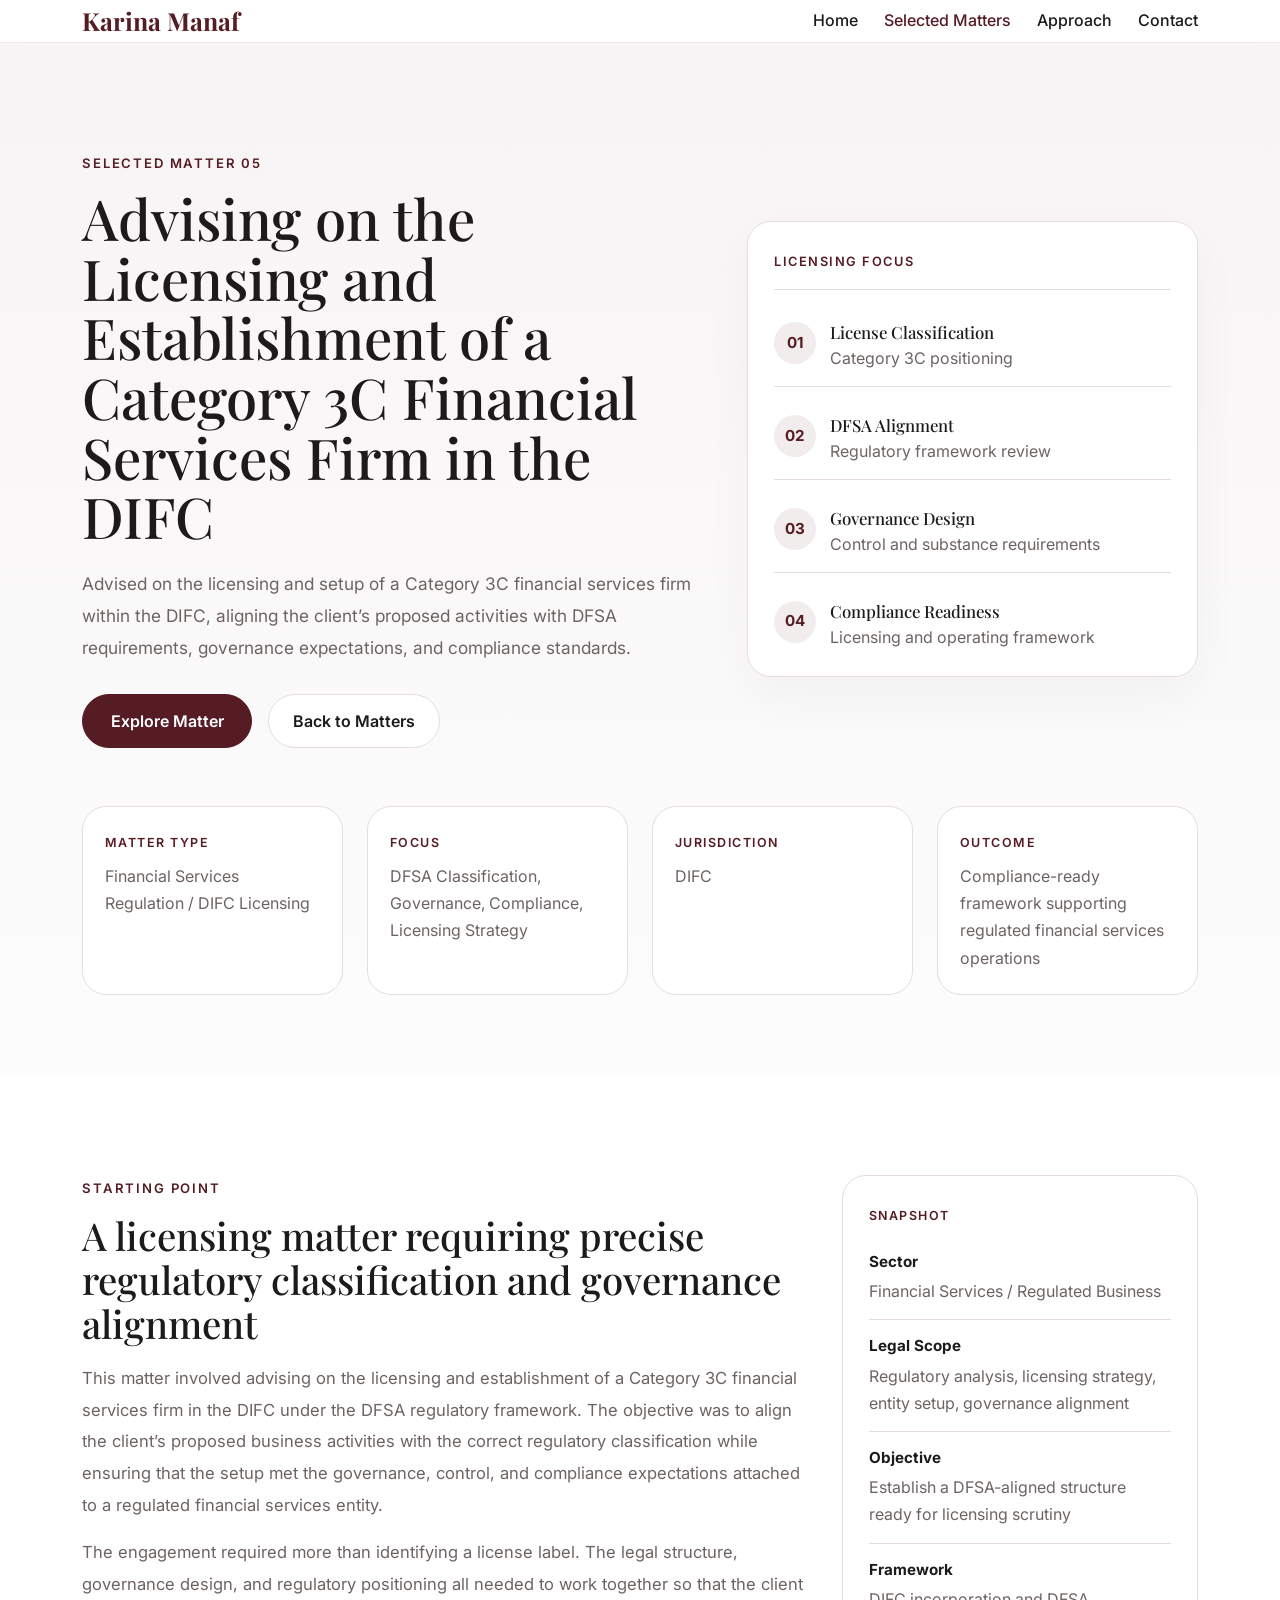
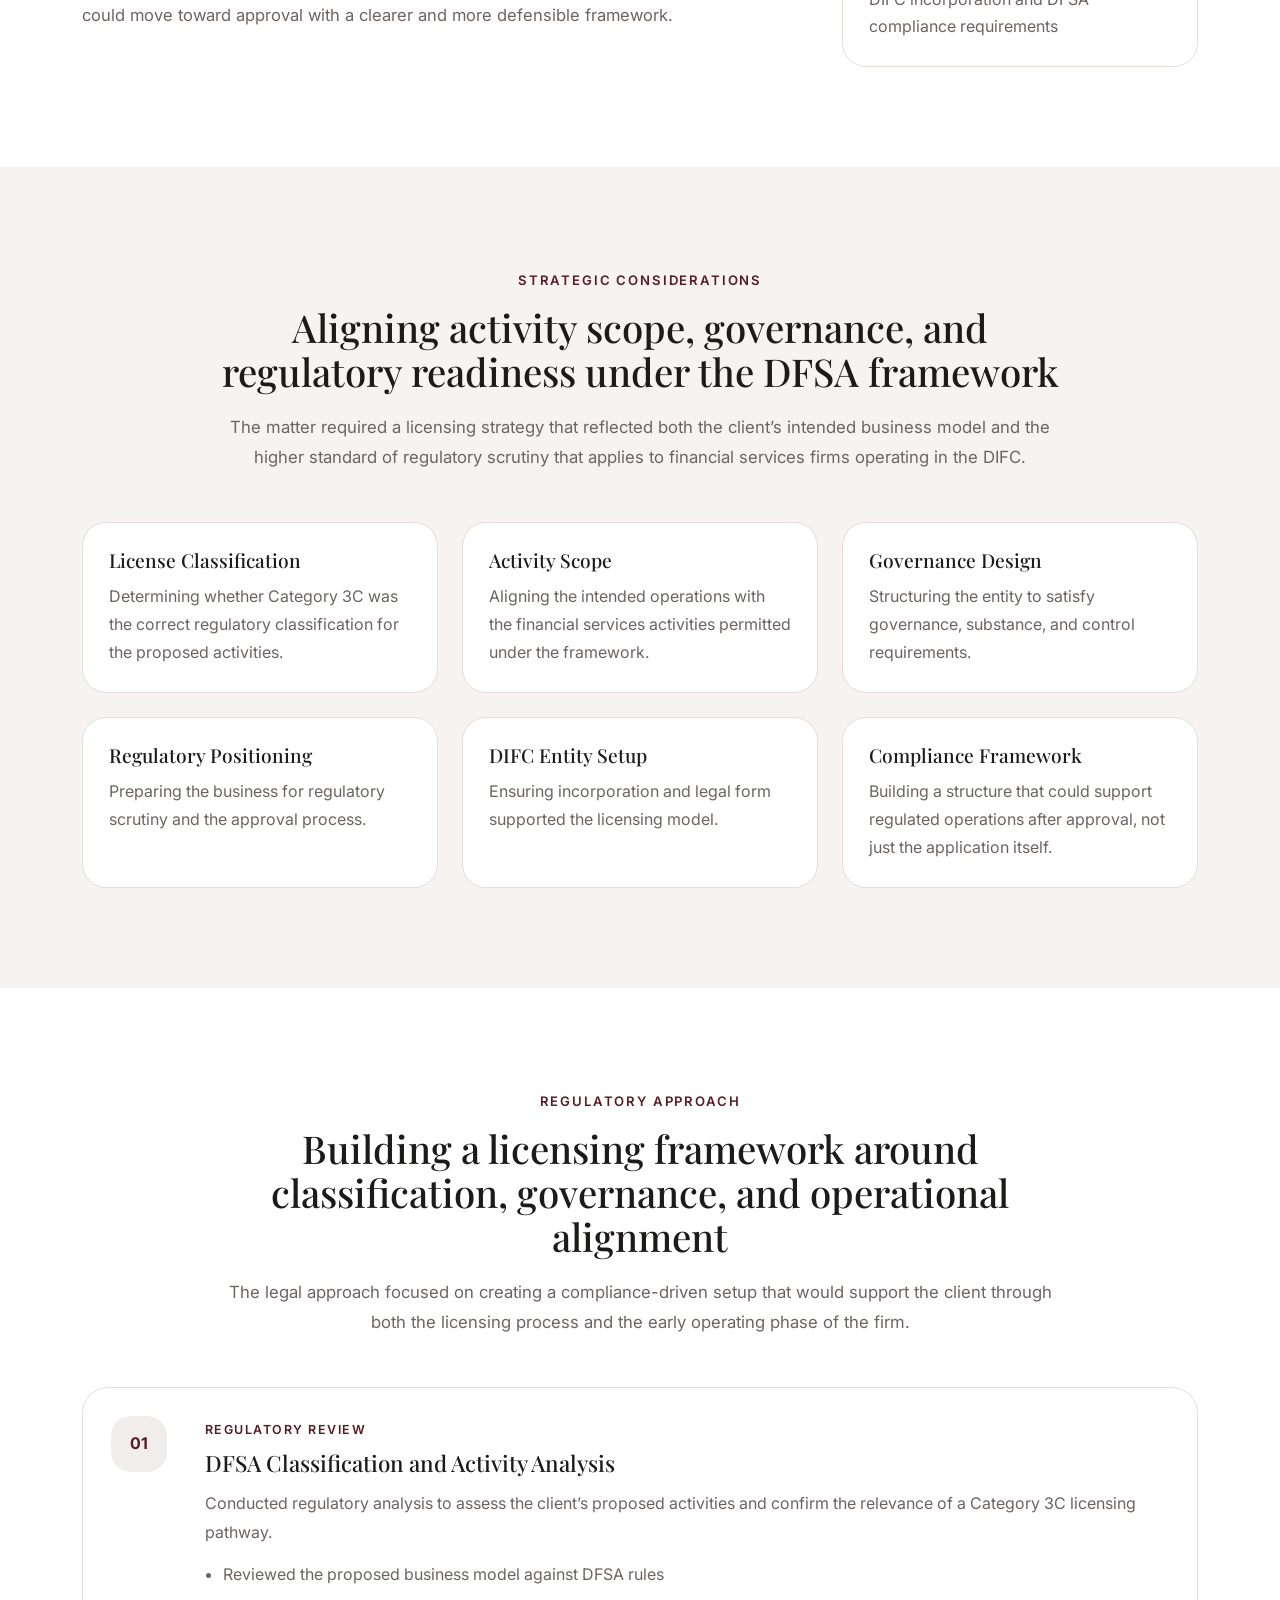
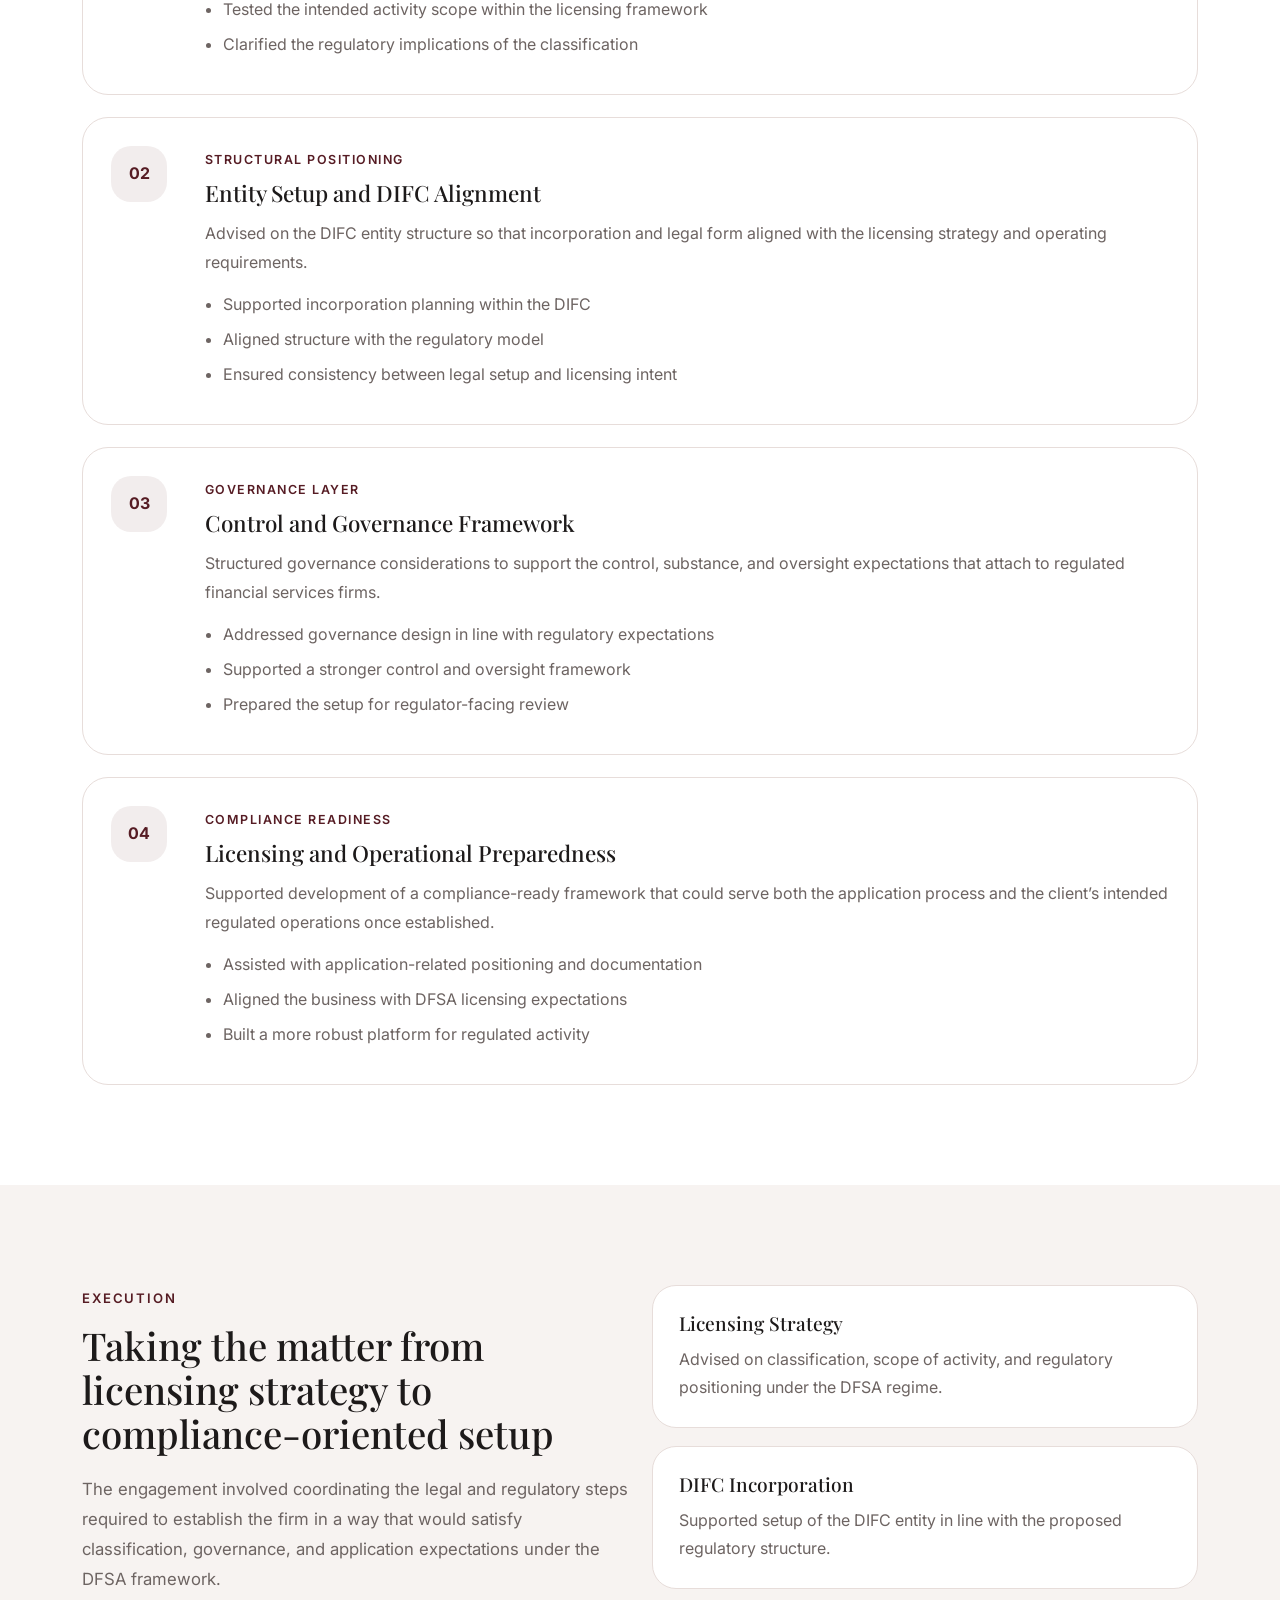
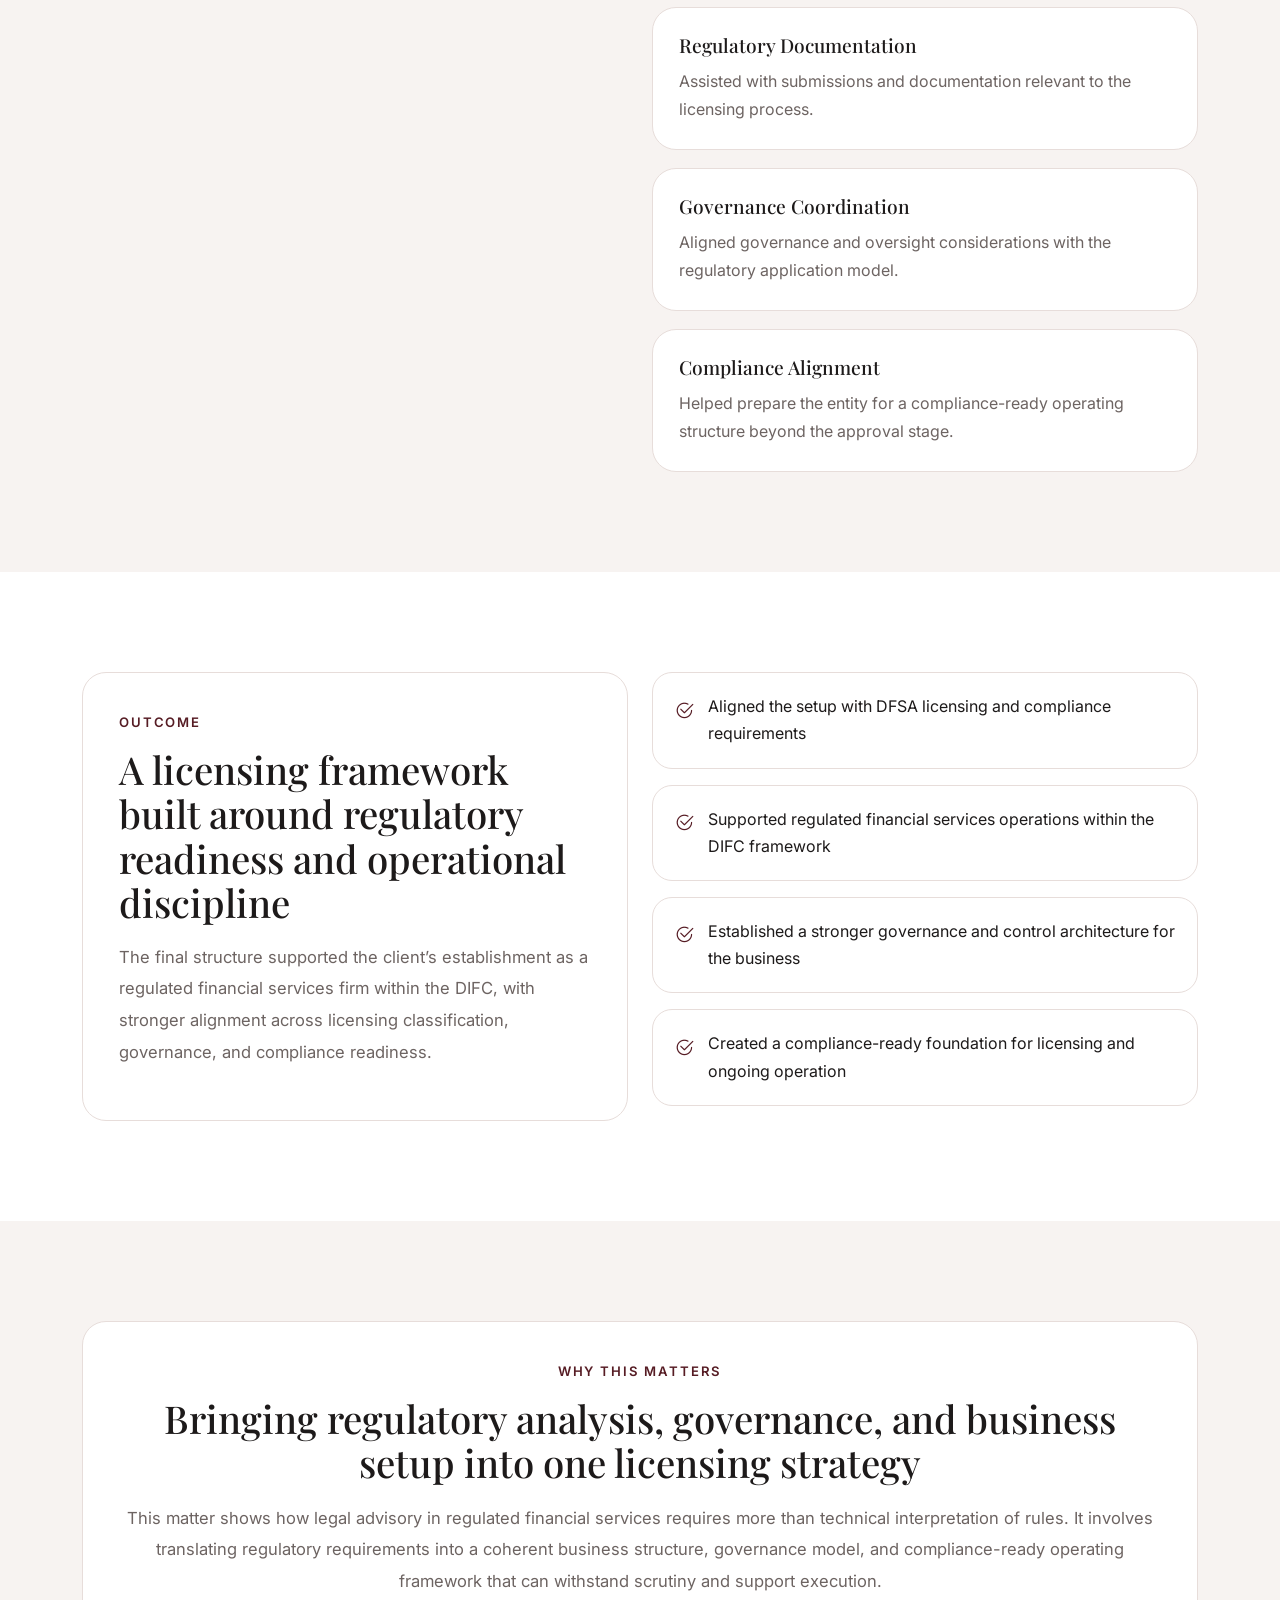
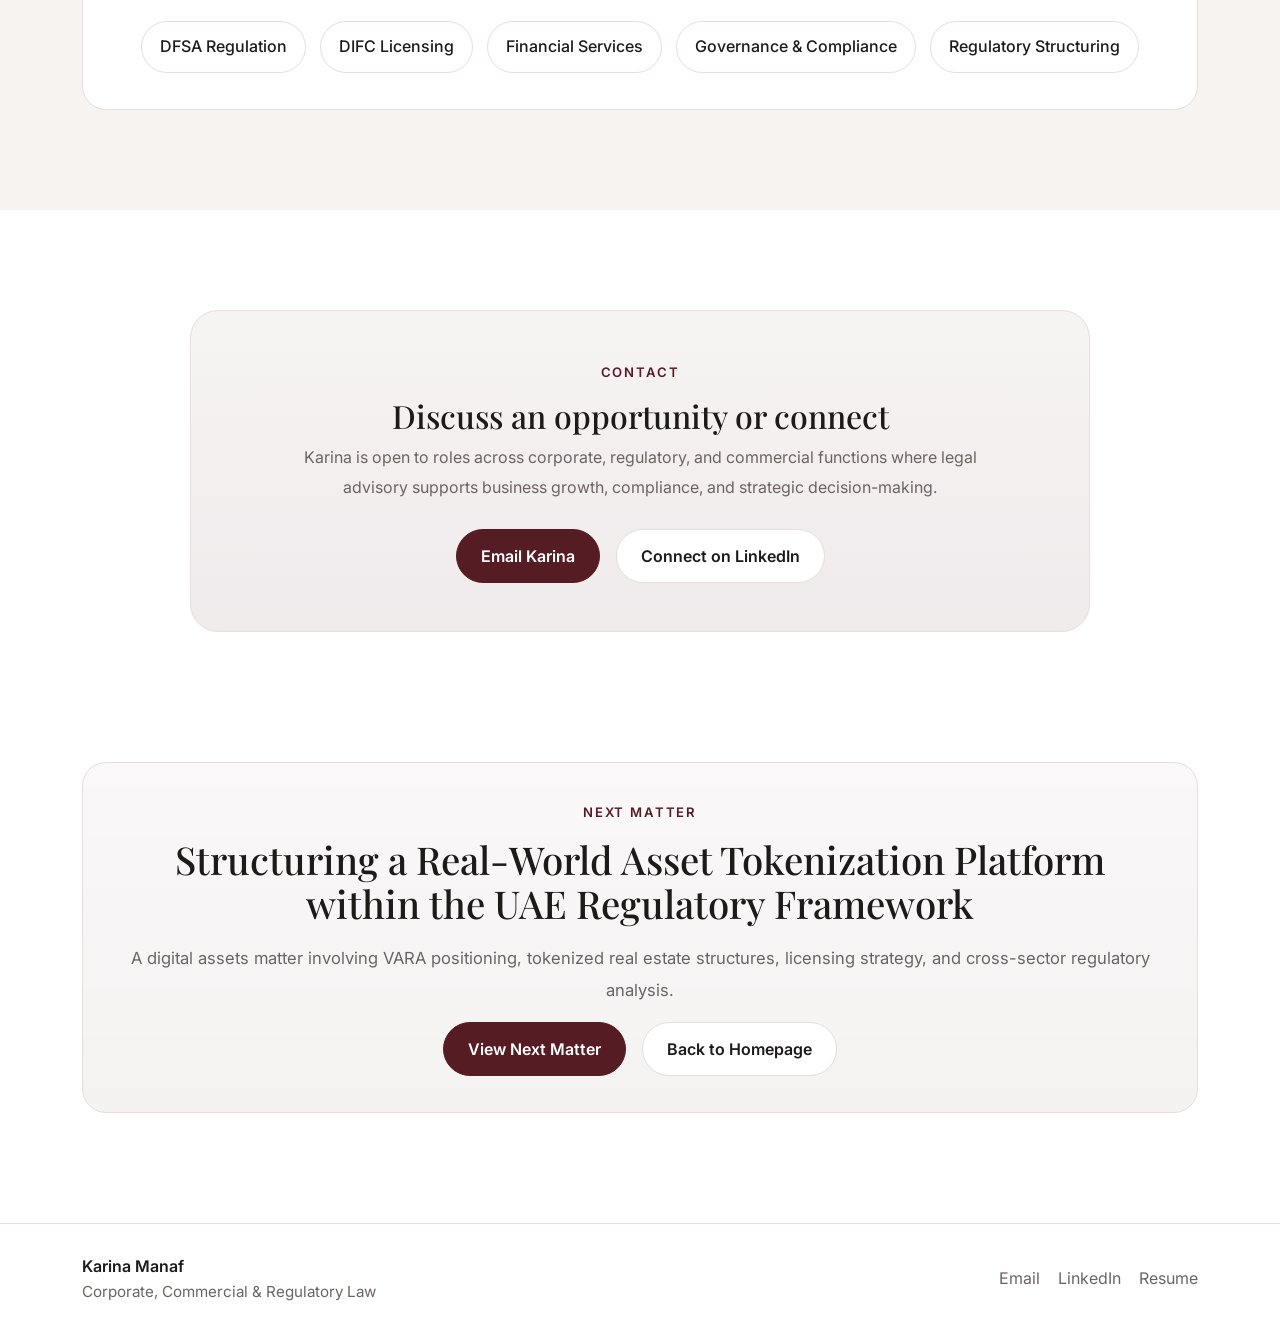
<file: portfolio-details-dfsa-3c.html>
<!DOCTYPE html>
<html lang="en">

<head>
  <meta charset="utf-8">
  <meta content="width=device-width, initial-scale=1.0" name="viewport">

    <!-- Google tag (gtag.js) -->
    <script async src="https://www.googletagmanager.com/gtag/js?id=G-CDSH7WPX0Q"></script>
    <script>
    window.dataLayer = window.dataLayer || [];
    function gtag(){dataLayer.push(arguments);}
    gtag('js', new Date());

    gtag('config', 'G-CDSH7WPX0Q');
    </script>

  <title>Category 3C Financial Services Licensing in the DIFC | Karina Manaf</title>
  <meta name="description" content="Selected legal matter by Karina Manaf covering the licensing and establishment of a Category 3C financial services firm in the DIFC under the DFSA regulatory framework.">
  <meta name="keywords" content="Karina Manaf, DFSA licensing, DIFC legal, Category 3C, financial services regulation, legal portfolio, governance and compliance">

  <meta property="og:image" content="https://karinamanaf.com/assets/img/favicon-og.jpg">
  <meta property="og:title" content="Karina Manaf: Corporate, Commercial & Regulatory Law">
  <meta property="og:description" content="Legal advisory across structuring, transactions, and regulatory frameworks.">
  <meta property="og:type" content="website">
  <meta property="og:url" content="https://karinamanaf.com">

  <!-- Favicon -->
  <link rel="icon" href="assets/img/favicon.ico" type="image/x-icon">

  <!-- PNG fallback -->
  <link rel="icon" type="image/png" sizes="32x32" href="assets/img/favicon-32x32.png">
  <link rel="icon" type="image/png" sizes="16x16" href="assets/img/favicon-16x16.png">

  <!-- Apple (optional but nice) -->
  <link rel="apple-touch-icon" href="assets/img/favicon-32x32.png">

  <link rel="preconnect" href="https://fonts.googleapis.com">
  <link rel="preconnect" href="https://fonts.gstatic.com" crossorigin>
  <link href="https://fonts.googleapis.com/css2?family=Inter:wght@400;500;600;700&family=Playfair+Display:wght@600;700;800&display=swap" rel="stylesheet">

  <link href="assets/vendor/bootstrap/css/bootstrap.min.css" rel="stylesheet">
  <link href="assets/vendor/bootstrap-icons/bootstrap-icons.css" rel="stylesheet">
  <link href="assets/vendor/aos/aos.css" rel="stylesheet">
  <link href="assets/vendor/glightbox/css/glightbox.min.css" rel="stylesheet">
  <link href="assets/vendor/swiper/swiper-bundle.min.css" rel="stylesheet">

  <link href="assets/css/style.css" rel="stylesheet">
</head>

<body>

  <header id="header" class="header fixed-top legal-header">
    <div class="container d-flex align-items-center justify-content-between">
      <a href="index.html" class="logo text-decoration-none legal-logo">
        <span>Karina Manaf</span>
      </a>

      <nav id="navbar" class="navbar">
        <ul>
          <li><a href="index.html">Home</a></li>
          <li><a href="index.html#selected-matters" class="active">Selected Matters</a></li>
          <li><a href="index.html#approach">Approach</a></li>
          <li><a href="index.html#contact">Contact</a></li>
        </ul>
        <i class="mobile-nav-toggle d-xl-none bi bi-list"></i>
      </nav>
    </div>
  </header>

  <main id="main">

    <section class="legal-detail-hero">
      <div class="container">
        <div class="row gy-5 align-items-center">
          <div class="col-lg-7">
            <div data-aos="fade-up">
              <div class="legal-kicker">Selected Matter 05</div>
              <h1 class="legal-detail-hero__title">
                Advising on the Licensing and Establishment of a Category 3C Financial Services Firm in the DIFC
              </h1>
              <p class="legal-detail-hero__text">
                Advised on the licensing and setup of a Category 3C financial services firm within the DIFC, aligning the client’s proposed activities with DFSA requirements, governance expectations, and compliance standards.
              </p>

              <div class="legal-detail-hero__actions d-flex flex-wrap gap-3">
                <a href="#matter-overview" class="btn btn-primary legal-btn-primary">Explore Matter</a>
                <a href="index.html#selected-matters" class="btn legal-btn-outline">Back to Matters</a>
              </div>
            </div>
          </div>

          <div class="col-lg-5">
            <div class="legal-structure-preview" data-aos="fade-up" data-aos-delay="120">
              <div class="legal-structure-preview__head">
                <span>Licensing Focus</span>
              </div>

              <div class="legal-structure-preview__stack">
                <div class="legal-structure-preview__item">
                  <strong>01</strong>
                  <div>
                    <h3>License Classification</h3>
                    <p>Category 3C positioning</p>
                  </div>
                </div>

                <div class="legal-structure-preview__item">
                  <strong>02</strong>
                  <div>
                    <h3>DFSA Alignment</h3>
                    <p>Regulatory framework review</p>
                  </div>
                </div>

                <div class="legal-structure-preview__item">
                  <strong>03</strong>
                  <div>
                    <h3>Governance Design</h3>
                    <p>Control and substance requirements</p>
                  </div>
                </div>

                <div class="legal-structure-preview__item">
                  <strong>04</strong>
                  <div>
                    <h3>Compliance Readiness</h3>
                    <p>Licensing and operating framework</p>
                  </div>
                </div>
              </div>
            </div>
          </div>
        </div>

        <div class="row g-4 legal-detail-meta-row" data-aos="fade-up" data-aos-delay="180">
          <div class="col-md-6 col-xl-3">
            <div class="legal-detail-meta-card">
              <span class="legal-detail-meta-card__label">Matter Type</span>
              <p>Financial Services Regulation / DIFC Licensing</p>
            </div>
          </div>

          <div class="col-md-6 col-xl-3">
            <div class="legal-detail-meta-card">
              <span class="legal-detail-meta-card__label">Focus</span>
              <p>DFSA Classification, Governance, Compliance, Licensing Strategy</p>
            </div>
          </div>

          <div class="col-md-6 col-xl-3">
            <div class="legal-detail-meta-card">
              <span class="legal-detail-meta-card__label">Jurisdiction</span>
              <p>DIFC</p>
            </div>
          </div>

          <div class="col-md-6 col-xl-3">
            <div class="legal-detail-meta-card">
              <span class="legal-detail-meta-card__label">Outcome</span>
              <p>Compliance-ready framework supporting regulated financial services operations</p>
            </div>
          </div>
        </div>
      </div>
    </section>

    <section id="matter-overview" class="cs-section">
      <div class="container">
        <div class="row gy-5">
          <div class="col-lg-8">
            <div class="legal-detail-content" data-aos="fade-up">
              <div class="legal-kicker">Starting Point</div>
              <h2>A licensing matter requiring precise regulatory classification and governance alignment</h2>
              <p>
                This matter involved advising on the licensing and establishment of a Category 3C financial services firm in the DIFC under the DFSA regulatory framework. The objective was to align the client’s proposed business activities with the correct regulatory classification while ensuring that the setup met the governance, control, and compliance expectations attached to a regulated financial services entity.
              </p>
              <p>
                The engagement required more than identifying a license label. The legal structure, governance design, and regulatory positioning all needed to work together so that the client could move toward approval with a clearer and more defensible framework.
              </p>
            </div>
          </div>

          <div class="col-lg-4">
            <div class="legal-sidebar-card" data-aos="fade-up" data-aos-delay="120">
              <div class="legal-sidebar-card__label">Snapshot</div>
              <ul class="legal-sidebar-list">
                <li><strong>Sector</strong><span>Financial Services / Regulated Business</span></li>
                <li><strong>Legal Scope</strong><span>Regulatory analysis, licensing strategy, entity setup, governance alignment</span></li>
                <li><strong>Objective</strong><span>Establish a DFSA-aligned structure ready for licensing scrutiny</span></li>
                <li><strong>Framework</strong><span>DIFC incorporation and DFSA compliance requirements</span></li>
              </ul>
            </div>
          </div>
        </div>
      </div>
    </section>

    <section class="cs-section legal-section-soft">
      <div class="container">
        <div class="cs-section__head" data-aos="fade-up">
          <div class="cs-section__kicker legal-kicker">Strategic Considerations</div>
          <h2>Aligning activity scope, governance, and regulatory readiness under the DFSA framework</h2>
          <p>
            The matter required a licensing strategy that reflected both the client’s intended business model and the higher standard of regulatory scrutiny that applies to financial services firms operating in the DIFC.
          </p>
        </div>

        <div class="row g-4">
          <div class="col-md-6 col-lg-4">
            <div class="legal-challenge-card" data-aos="fade-up" data-aos-delay="50">
              <h3>License Classification</h3>
              <p>Determining whether Category 3C was the correct regulatory classification for the proposed activities.</p>
            </div>
          </div>

          <div class="col-md-6 col-lg-4">
            <div class="legal-challenge-card" data-aos="fade-up" data-aos-delay="100">
              <h3>Activity Scope</h3>
              <p>Aligning the intended operations with the financial services activities permitted under the framework.</p>
            </div>
          </div>

          <div class="col-md-6 col-lg-4">
            <div class="legal-challenge-card" data-aos="fade-up" data-aos-delay="150">
              <h3>Governance Design</h3>
              <p>Structuring the entity to satisfy governance, substance, and control requirements.</p>
            </div>
          </div>

          <div class="col-md-6 col-lg-4">
            <div class="legal-challenge-card" data-aos="fade-up" data-aos-delay="200">
              <h3>Regulatory Positioning</h3>
              <p>Preparing the business for regulatory scrutiny and the approval process.</p>
            </div>
          </div>

          <div class="col-md-6 col-lg-4">
            <div class="legal-challenge-card" data-aos="fade-up" data-aos-delay="250">
              <h3>DIFC Entity Setup</h3>
              <p>Ensuring incorporation and legal form supported the licensing model.</p>
            </div>
          </div>

          <div class="col-md-6 col-lg-4">
            <div class="legal-challenge-card" data-aos="fade-up" data-aos-delay="300">
              <h3>Compliance Framework</h3>
              <p>Building a structure that could support regulated operations after approval, not just the application itself.</p>
            </div>
          </div>
        </div>
      </div>
    </section>

    <section class="cs-section">
      <div class="container">
        <div class="cs-section__head" data-aos="fade-up">
          <div class="cs-section__kicker legal-kicker">Regulatory Approach</div>
          <h2>Building a licensing framework around classification, governance, and operational alignment</h2>
          <p>
            The legal approach focused on creating a compliance-driven setup that would support the client through both the licensing process and the early operating phase of the firm.
          </p>
        </div>

        <div class="legal-structure-timeline">
          <div class="legal-structure-timeline__item" data-aos="fade-up" data-aos-delay="50">
            <div class="legal-structure-timeline__number">01</div>
            <div class="legal-structure-timeline__content">
              <span class="legal-structure-timeline__eyebrow">Regulatory Review</span>
              <h3>DFSA Classification and Activity Analysis</h3>
              <p>
                Conducted regulatory analysis to assess the client’s proposed activities and confirm the relevance of a Category 3C licensing pathway.
              </p>
              <ul>
                <li>Reviewed the proposed business model against DFSA rules</li>
                <li>Tested the intended activity scope within the licensing framework</li>
                <li>Clarified the regulatory implications of the classification</li>
              </ul>
            </div>
          </div>

          <div class="legal-structure-timeline__item" data-aos="fade-up" data-aos-delay="100">
            <div class="legal-structure-timeline__number">02</div>
            <div class="legal-structure-timeline__content">
              <span class="legal-structure-timeline__eyebrow">Structural Positioning</span>
              <h3>Entity Setup and DIFC Alignment</h3>
              <p>
                Advised on the DIFC entity structure so that incorporation and legal form aligned with the licensing strategy and operating requirements.
              </p>
              <ul>
                <li>Supported incorporation planning within the DIFC</li>
                <li>Aligned structure with the regulatory model</li>
                <li>Ensured consistency between legal setup and licensing intent</li>
              </ul>
            </div>
          </div>

          <div class="legal-structure-timeline__item" data-aos="fade-up" data-aos-delay="150">
            <div class="legal-structure-timeline__number">03</div>
            <div class="legal-structure-timeline__content">
              <span class="legal-structure-timeline__eyebrow">Governance Layer</span>
              <h3>Control and Governance Framework</h3>
              <p>
                Structured governance considerations to support the control, substance, and oversight expectations that attach to regulated financial services firms.
              </p>
              <ul>
                <li>Addressed governance design in line with regulatory expectations</li>
                <li>Supported a stronger control and oversight framework</li>
                <li>Prepared the setup for regulator-facing review</li>
              </ul>
            </div>
          </div>

          <div class="legal-structure-timeline__item" data-aos="fade-up" data-aos-delay="200">
            <div class="legal-structure-timeline__number">04</div>
            <div class="legal-structure-timeline__content">
              <span class="legal-structure-timeline__eyebrow">Compliance Readiness</span>
              <h3>Licensing and Operational Preparedness</h3>
              <p>
                Supported development of a compliance-ready framework that could serve both the application process and the client’s intended regulated operations once established.
              </p>
              <ul>
                <li>Assisted with application-related positioning and documentation</li>
                <li>Aligned the business with DFSA licensing expectations</li>
                <li>Built a more robust platform for regulated activity</li>
              </ul>
            </div>
          </div>
        </div>
      </div>
    </section>

    <section class="cs-section legal-section-soft">
      <div class="container">
        <div class="row gy-5 align-items-start">
          <div class="col-lg-6">
            <div class="cs-section__head text-start mb-0" data-aos="fade-up">
              <div class="cs-section__kicker legal-kicker">Execution</div>
              <h2>Taking the matter from licensing strategy to compliance-oriented setup</h2>
              <p>
                The engagement involved coordinating the legal and regulatory steps required to establish the firm in a way that would satisfy classification, governance, and application expectations under the DFSA framework.
              </p>
            </div>
          </div>

          <div class="col-lg-6">
            <div class="legal-execution-grid" data-aos="fade-up" data-aos-delay="100">
              <div class="legal-execution-card">
                <h3>Licensing Strategy</h3>
                <p>Advised on classification, scope of activity, and regulatory positioning under the DFSA regime.</p>
              </div>

              <div class="legal-execution-card">
                <h3>DIFC Incorporation</h3>
                <p>Supported setup of the DIFC entity in line with the proposed regulatory structure.</p>
              </div>

              <div class="legal-execution-card">
                <h3>Regulatory Documentation</h3>
                <p>Assisted with submissions and documentation relevant to the licensing process.</p>
              </div>

              <div class="legal-execution-card">
                <h3>Governance Coordination</h3>
                <p>Aligned governance and oversight considerations with the regulatory application model.</p>
              </div>

              <div class="legal-execution-card">
                <h3>Compliance Alignment</h3>
                <p>Helped prepare the entity for a compliance-ready operating structure beyond the approval stage.</p>
              </div>
            </div>
          </div>
        </div>
      </div>
    </section>

    <section class="cs-section">
      <div class="container">
        <div class="row gy-5">
          <div class="col-lg-6">
            <div class="legal-outcome-box" data-aos="fade-up">
              <div class="legal-kicker">Outcome</div>
              <h2>A licensing framework built around regulatory readiness and operational discipline</h2>
              <p>
                The final structure supported the client’s establishment as a regulated financial services firm within the DIFC, with stronger alignment across licensing classification, governance, and compliance readiness.
              </p>
            </div>
          </div>

          <div class="col-lg-6">
            <div class="legal-outcome-list" data-aos="fade-up" data-aos-delay="120">
              <div class="legal-outcome-list__item">
                <i class="bi bi-check2-circle"></i>
                <span>Aligned the setup with DFSA licensing and compliance requirements</span>
              </div>
              <div class="legal-outcome-list__item">
                <i class="bi bi-check2-circle"></i>
                <span>Supported regulated financial services operations within the DIFC framework</span>
              </div>
              <div class="legal-outcome-list__item">
                <i class="bi bi-check2-circle"></i>
                <span>Established a stronger governance and control architecture for the business</span>
              </div>
              <div class="legal-outcome-list__item">
                <i class="bi bi-check2-circle"></i>
                <span>Created a compliance-ready foundation for licensing and ongoing operation</span>
              </div>
            </div>
          </div>
        </div>
      </div>
    </section>

    <section class="cs-section legal-section-soft">
      <div class="container">
        <div class="legal-reflection-box text-center" data-aos="fade-up">
          <div class="legal-kicker">Why This Matters</div>
          <h2>Bringing regulatory analysis, governance, and business setup into one licensing strategy</h2>
          <p>
            This matter shows how legal advisory in regulated financial services requires more than technical interpretation of rules. It involves translating regulatory requirements into a coherent business structure, governance model, and compliance-ready operating framework that can withstand scrutiny and support execution.
          </p>

          <div class="legal-chip-grid justify-content-center mt-4">
            <span class="legal-chip">DFSA Regulation</span>
            <span class="legal-chip">DIFC Licensing</span>
            <span class="legal-chip">Financial Services</span>
            <span class="legal-chip">Governance &amp; Compliance</span>
            <span class="legal-chip">Regulatory Structuring</span>
          </div>
        </div>
      </div>
    </section>

    <section class="cs-section">
      <div class="container">
        <div class="legal-inline-cta text-center" data-aos="fade-up">
          <div class="legal-kicker">Contact</div>
          <h2>Discuss an opportunity or connect</h2>
          <p>
            Karina is open to roles across corporate, regulatory, and commercial functions where legal advisory supports business growth, compliance, and strategic decision-making.
          </p>

          <div class="d-flex flex-wrap gap-3 justify-content-center">
            <a href="mailto:karinamanaf51@gmail.com" class="btn btn-primary legal-btn-primary">Email Karina</a>
            <a href="https://www.linkedin.com/in/karina-manaf/" target="_blank" class="btn legal-btn-outline">Connect on LinkedIn</a>
          </div>
        </div>
      </div>
    </section>

    <section class="cs-section legal-next-matter">
      <div class="container">
        <div class="legal-next-matter__box" data-aos="fade-up">
          <div class="legal-kicker">Next Matter</div>
          <h2>Structuring a Real-World Asset Tokenization Platform within the UAE Regulatory Framework</h2>
          <p>
            A digital assets matter involving VARA positioning, tokenized real estate structures, licensing strategy, and cross-sector regulatory analysis.
          </p>

          <div class="d-flex flex-wrap gap-3 justify-content-center">
            <a href="portfolio-details-rwa-tokenization.html" class="btn btn-primary legal-btn-primary">View Next Matter</a>
            <a href="index.html" class="btn legal-btn-outline">Back to Homepage</a>
          </div>
        </div>
      </div>
    </section>

  </main>

  <script src="assets/vendor/bootstrap/js/bootstrap.bundle.min.js"></script>
  <script src="assets/vendor/aos/aos.js"></script>
  <script src="assets/vendor/glightbox/js/glightbox.min.js"></script>
  <script src="assets/vendor/swiper/swiper-bundle.min.js"></script>
  <script src="assets/js/main.js"></script>

  <footer class="site-footer">
  <div class="container">
    <div class="site-footer__inner">
      <div>
        <div class="site-footer__brand">Karina Manaf</div>
        <div class="site-footer__meta">Corporate, Commercial &amp; Regulatory Law</div>
      </div>

      <div class="site-footer__links">
        <a href="mailto:karinamanaf51@gmail.com">Email</a>
        <a href="https://www.linkedin.com/in/karina-manaf/" target="_blank">LinkedIn</a>
        <a href="assets/resume/Resume-Corporate-Commercial-Lawyer-Karina-Manaf-2026.pdf" target="_blank">Resume</a>
      </div>
    </div>
  </div>
</footer>

</body>

</html>
</file>
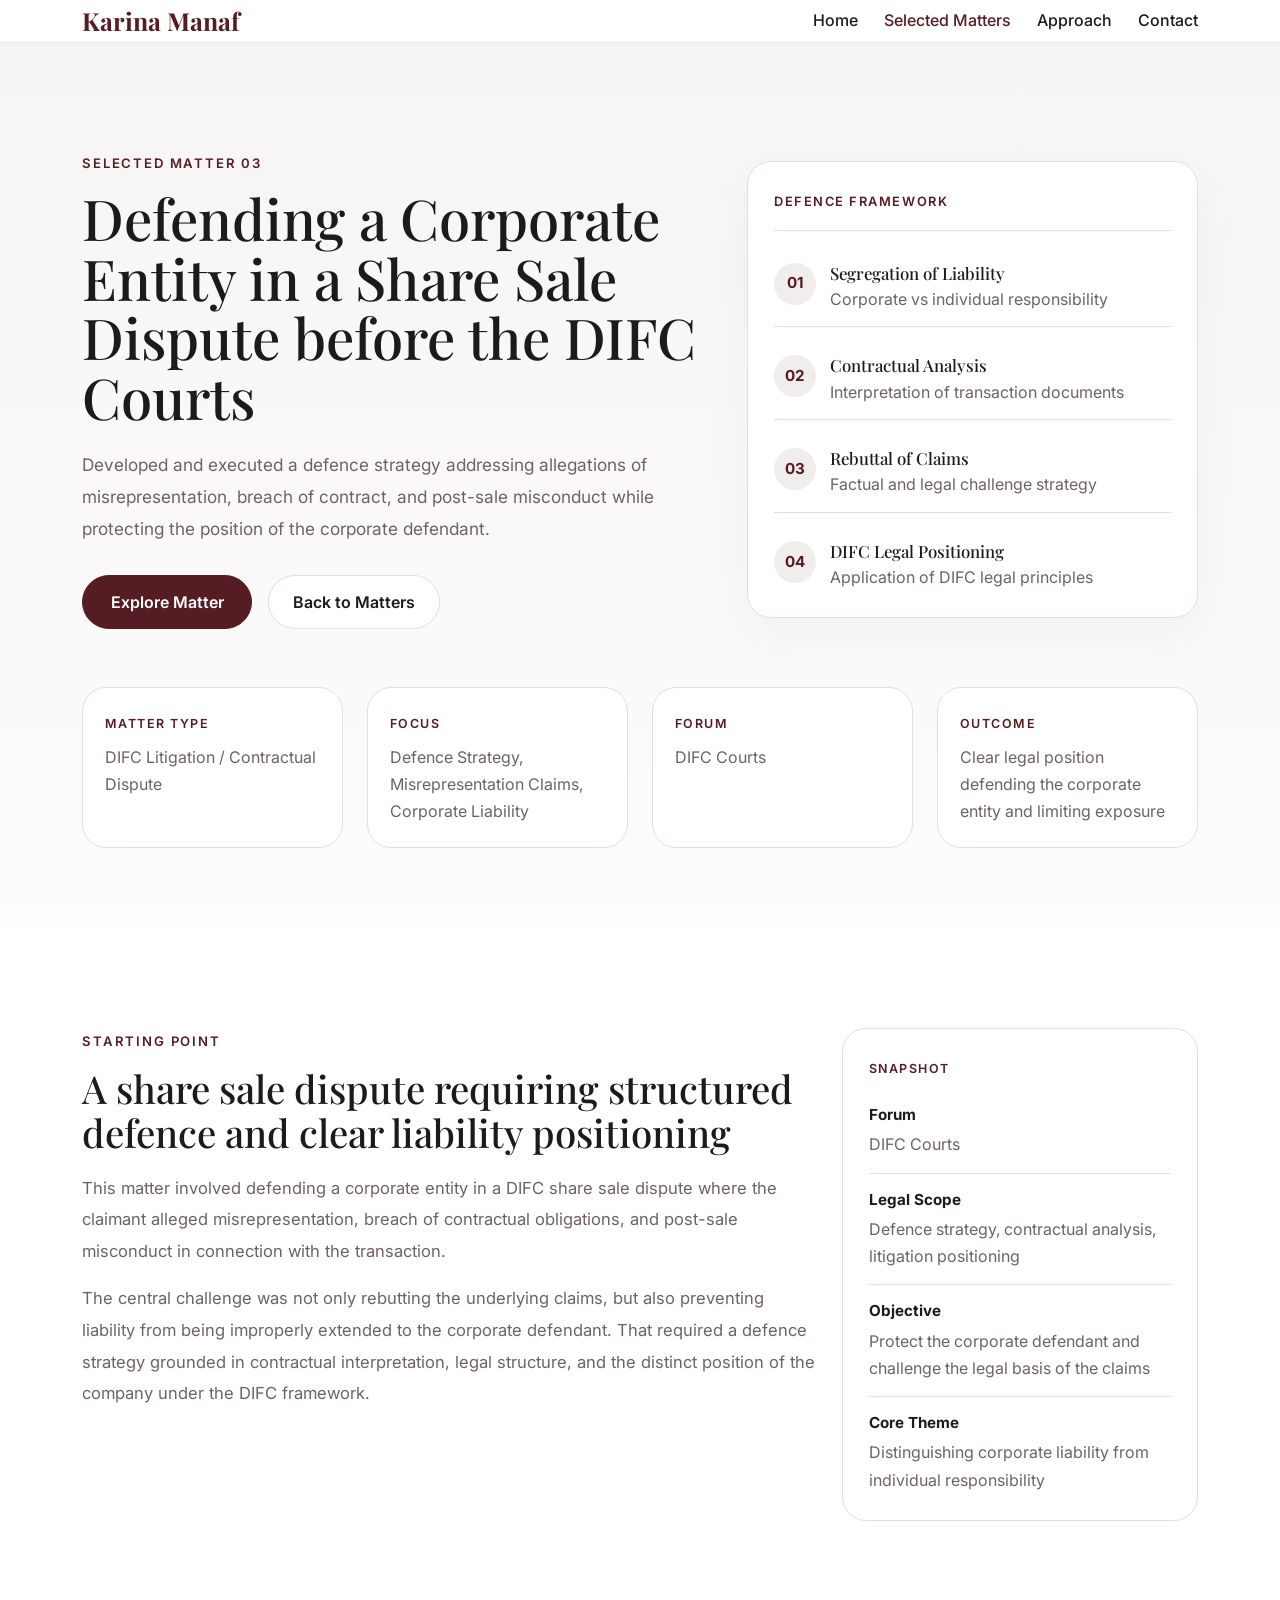
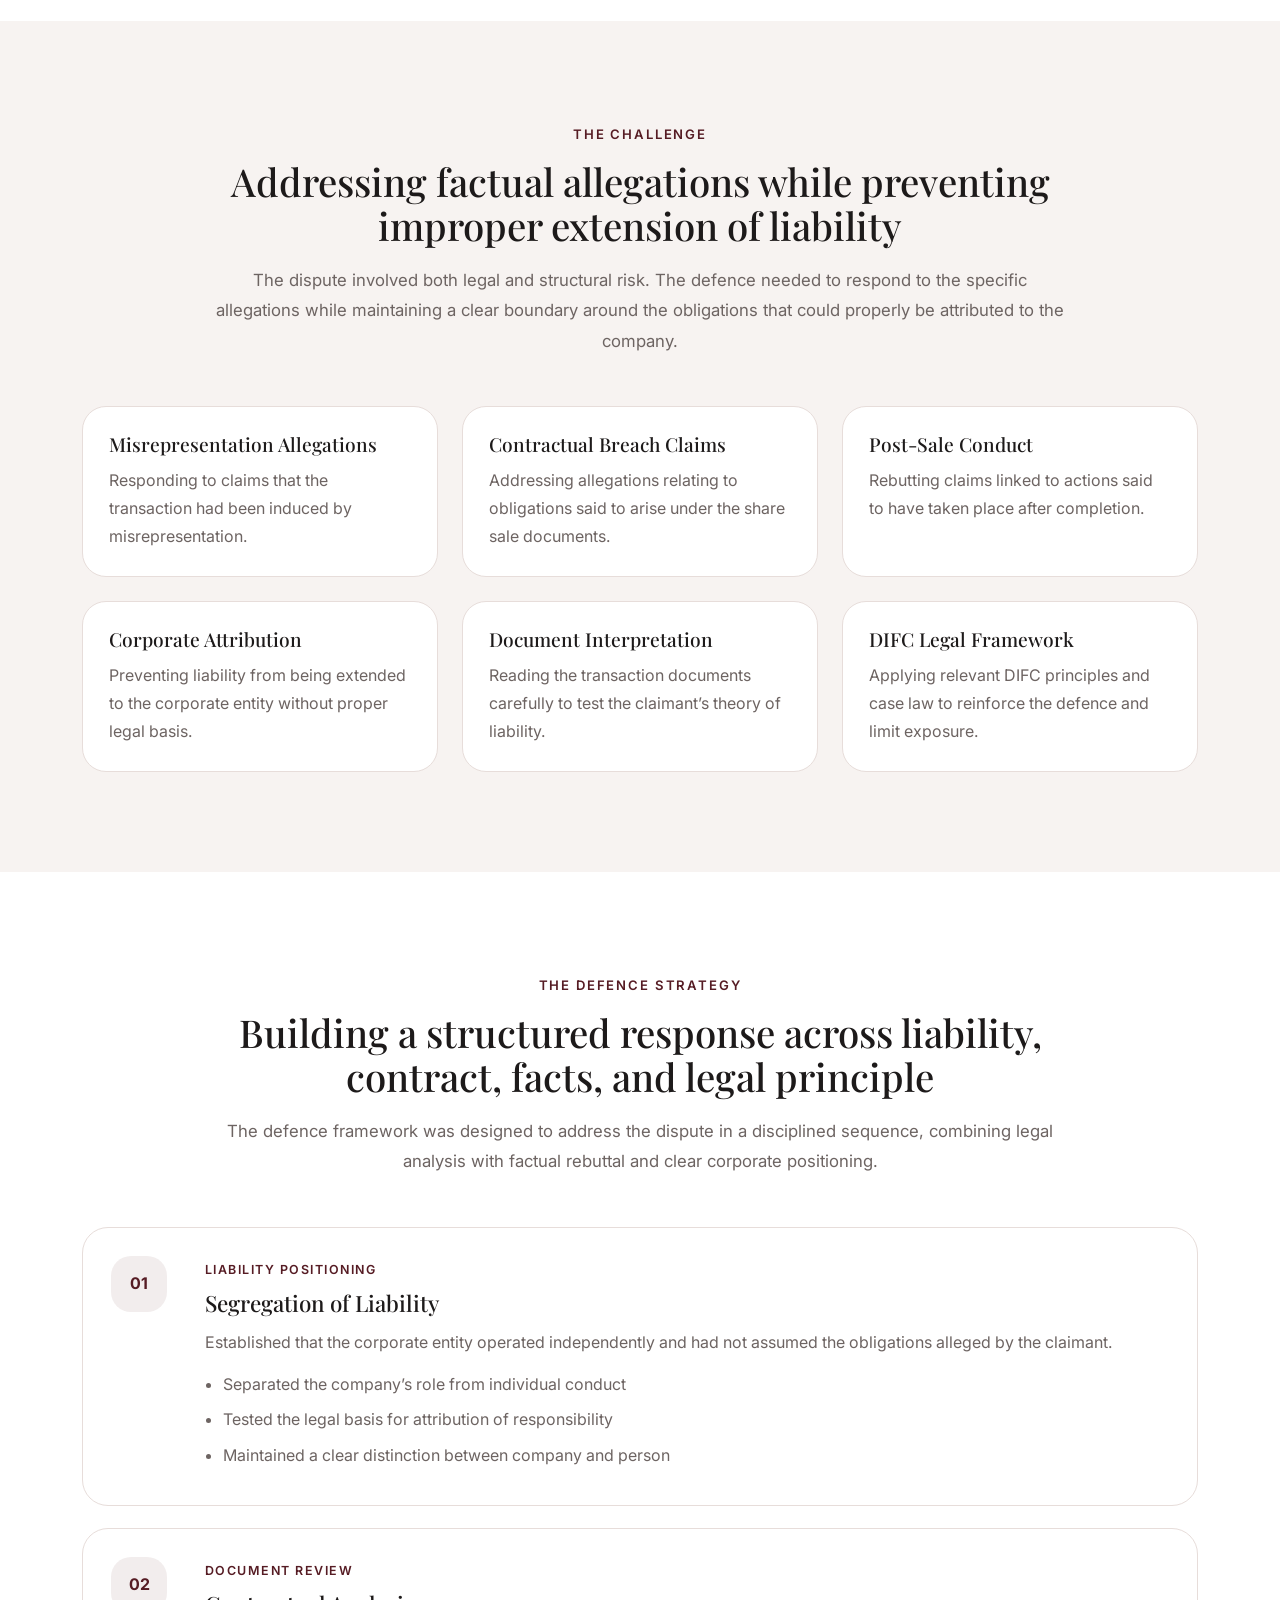
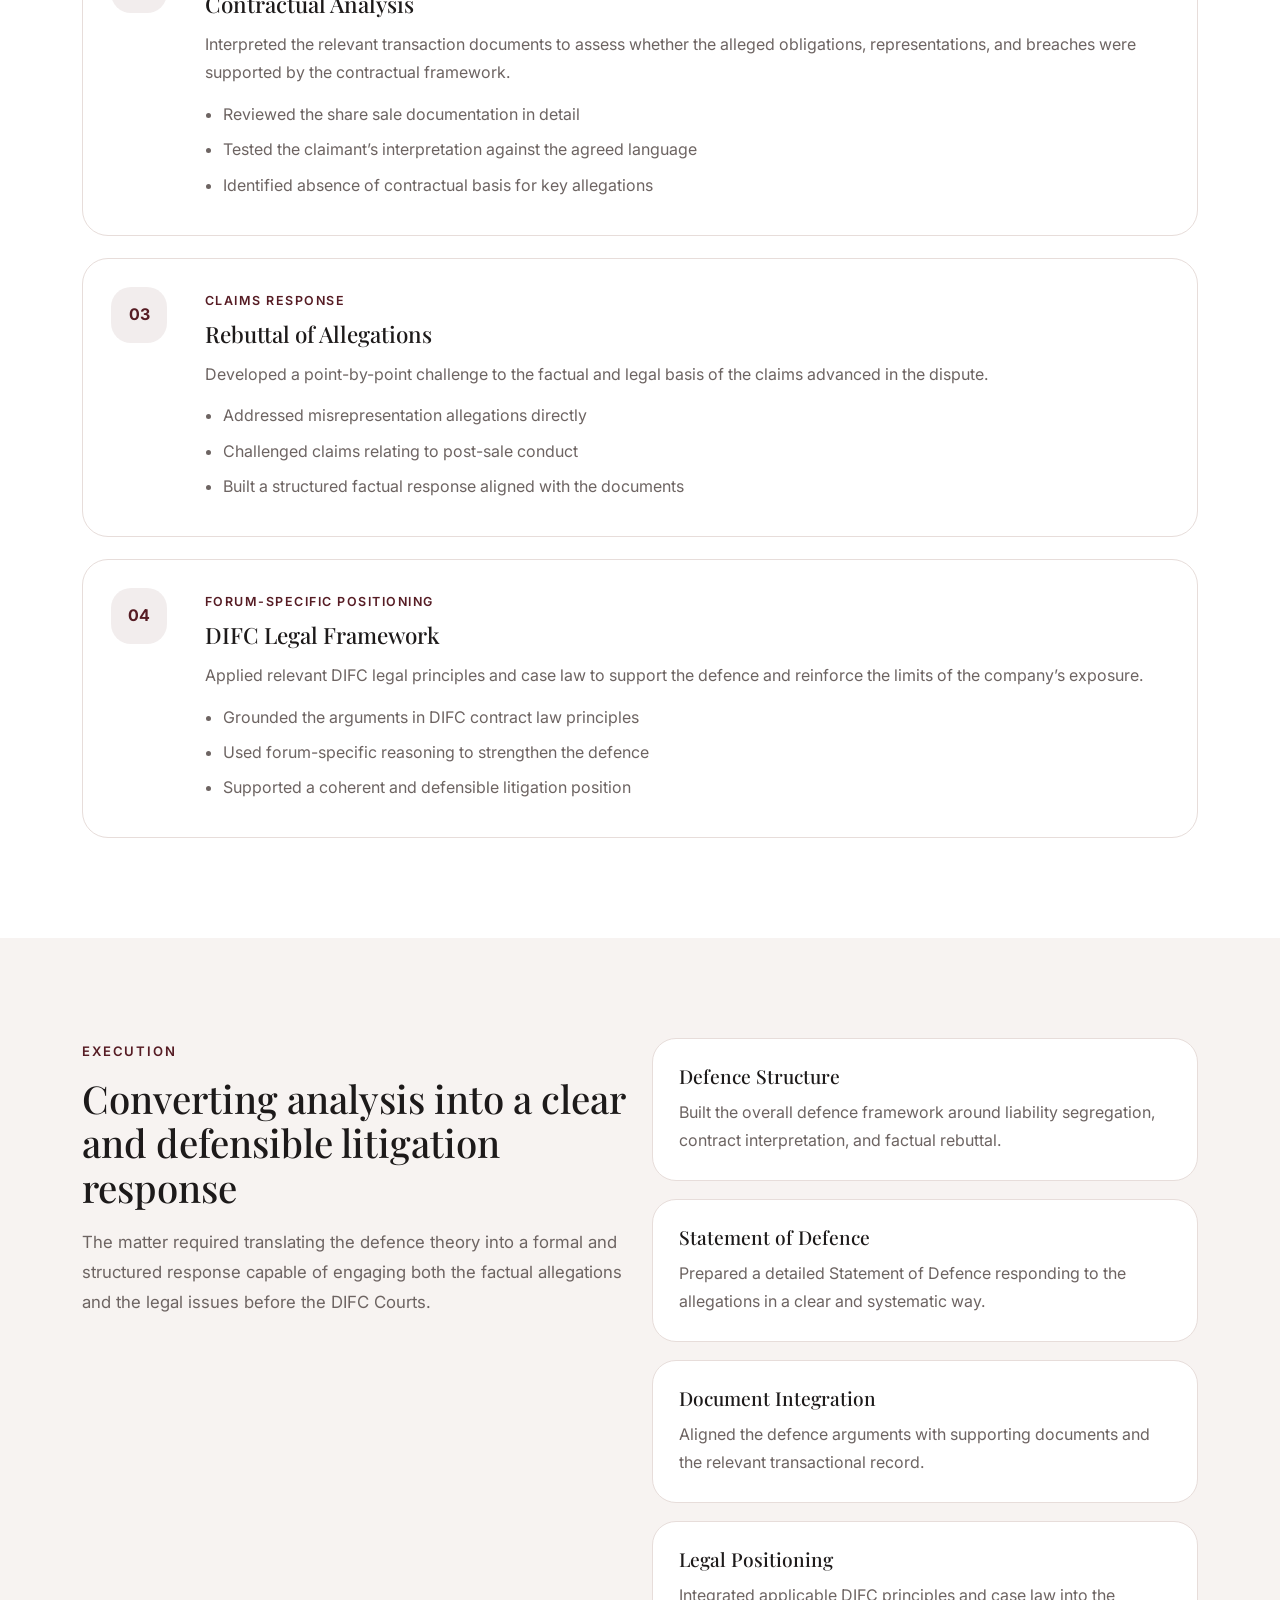
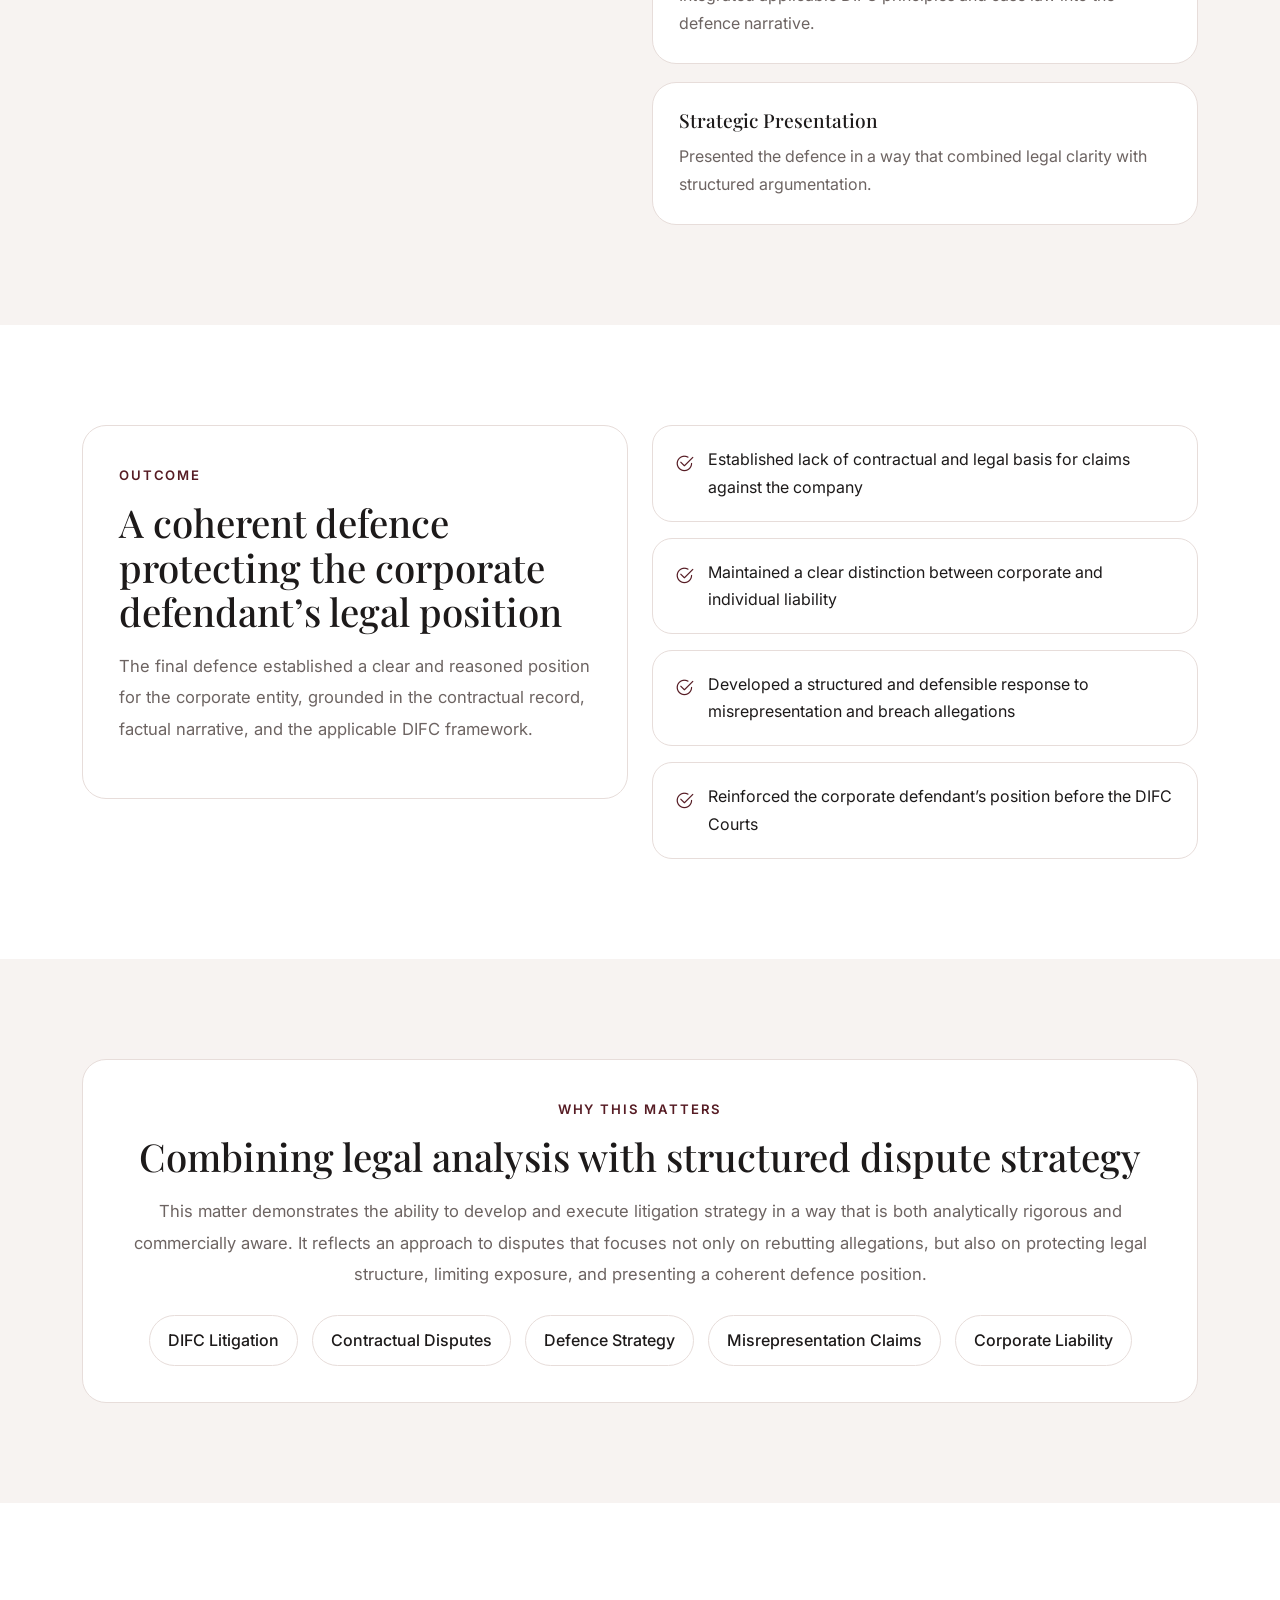
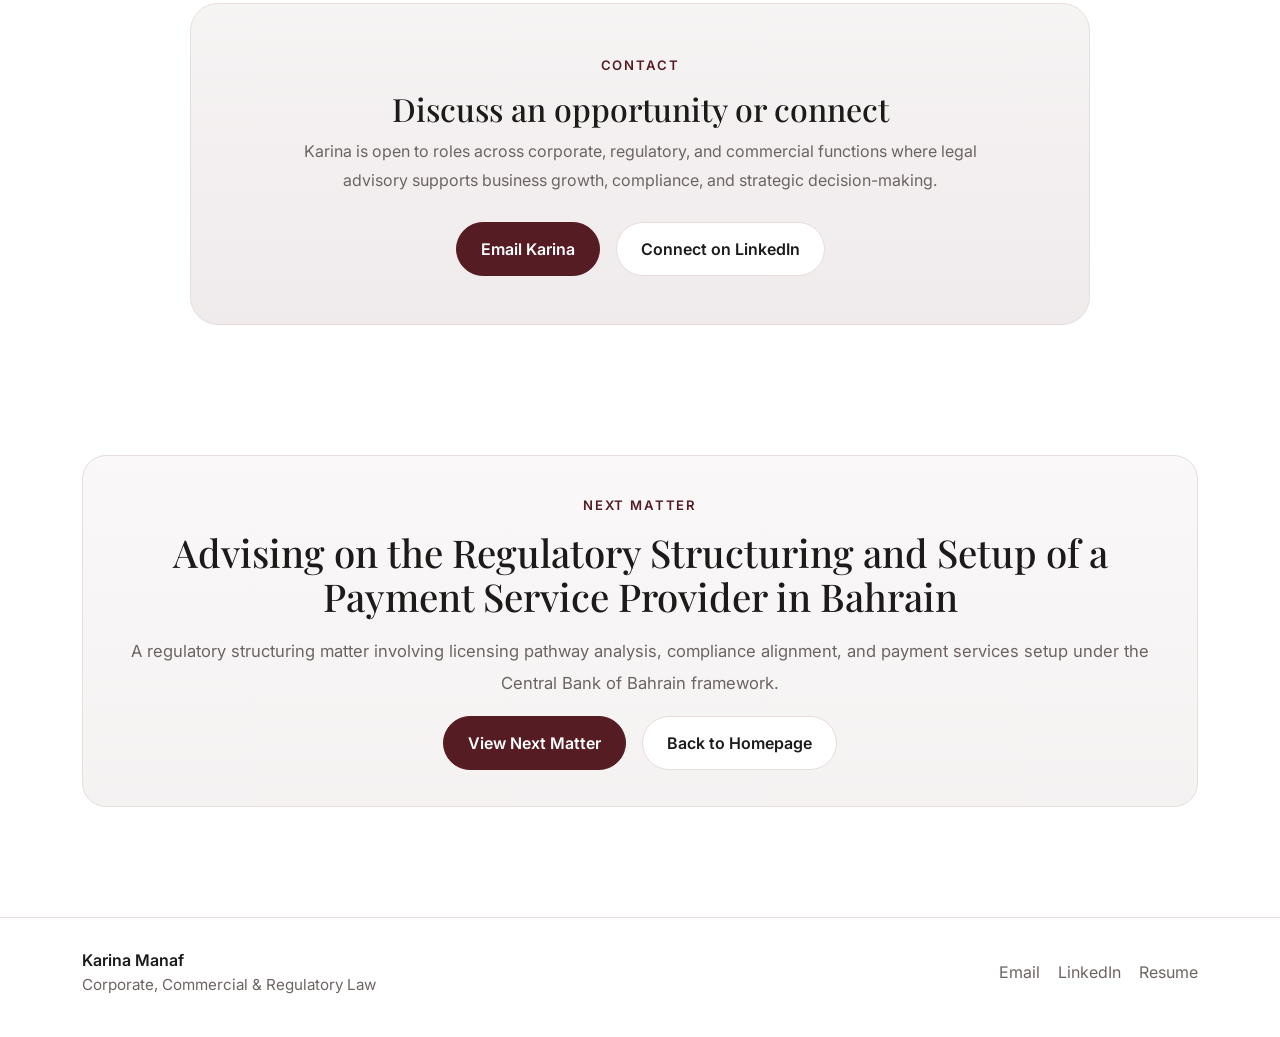
<file: portfolio-details-difc-dispute-deactivated-page.html>
<!DOCTYPE html>
<html lang="en">

<head>
  <meta charset="utf-8">
  <meta content="width=device-width, initial-scale=1.0" name="viewport">

    <!-- Google tag (gtag.js) -->
    <script async src="https://www.googletagmanager.com/gtag/js?id=G-CDSH7WPX0Q"></script>
    <script>
    window.dataLayer = window.dataLayer || [];
    function gtag(){dataLayer.push(arguments);}
    gtag('js', new Date());

    gtag('config', 'G-CDSH7WPX0Q');
    </script>

  <title>DIFC Share Sale Dispute Defence | Karina Manaf</title>
  <meta name="description" content="Selected legal matter by Karina Manaf covering defence strategy for a corporate entity in a DIFC share sale dispute involving allegations of misrepresentation and breach of contract.">
  <meta name="keywords" content="Karina Manaf, DIFC dispute, share sale dispute, defence strategy, corporate liability, legal portfolio, DIFC litigation">

  <meta property="og:image" content="https://karinamanaf.com/assets/img/favicon-og.jpg">
  <meta property="og:title" content="Karina Manaf: Corporate, Commercial & Regulatory Law">
  <meta property="og:description" content="Legal advisory across structuring, transactions, and regulatory frameworks.">
  <meta property="og:type" content="website">
  <meta property="og:url" content="https://karinamanaf.com">

  <!-- Favicon -->
  <link rel="icon" href="assets/img/favicon.ico" type="image/x-icon">

  <!-- PNG fallback -->
  <link rel="icon" type="image/png" sizes="32x32" href="assets/img/favicon-32x32.png">
  <link rel="icon" type="image/png" sizes="16x16" href="assets/img/favicon-16x16.png">

  <!-- Apple (optional but nice) -->
  <link rel="apple-touch-icon" href="assets/img/favicon-32x32.png">
  
  <link rel="preconnect" href="https://fonts.googleapis.com">
  <link rel="preconnect" href="https://fonts.gstatic.com" crossorigin>
  <link href="https://fonts.googleapis.com/css2?family=Inter:wght@400;500;600;700&family=Playfair+Display:wght@600;700;800&display=swap" rel="stylesheet">

  <link href="assets/vendor/bootstrap/css/bootstrap.min.css" rel="stylesheet">
  <link href="assets/vendor/bootstrap-icons/bootstrap-icons.css" rel="stylesheet">
  <link href="assets/vendor/aos/aos.css" rel="stylesheet">
  <link href="assets/vendor/glightbox/css/glightbox.min.css" rel="stylesheet">
  <link href="assets/vendor/swiper/swiper-bundle.min.css" rel="stylesheet">

  <link href="assets/css/style.css" rel="stylesheet">
</head>

<body>

  <header id="header" class="header fixed-top legal-header">
    <div class="container d-flex align-items-center justify-content-between">
      <a href="index.html" class="logo text-decoration-none legal-logo">
        <span>Karina Manaf</span>
      </a>

      <nav id="navbar" class="navbar">
        <ul>
          <li><a href="index.html">Home</a></li>
          <li><a href="index.html#selected-matters" class="active">Selected Matters</a></li>
          <li><a href="index.html#approach">Approach</a></li>
          <li><a href="index.html#contact">Contact</a></li>
        </ul>
        <i class="mobile-nav-toggle d-xl-none bi bi-list"></i>
      </nav>
    </div>
  </header>

  <main id="main">

    <section class="legal-detail-hero">
      <div class="container">
        <div class="row gy-5 align-items-center">
          <div class="col-lg-7">
            <div data-aos="fade-up">
              <div class="legal-kicker">Selected Matter 03</div>
              <h1 class="legal-detail-hero__title">
                Defending a Corporate Entity in a Share Sale Dispute before the DIFC Courts
              </h1>
              <p class="legal-detail-hero__text">
                Developed and executed a defence strategy addressing allegations of misrepresentation, breach of contract, and post-sale misconduct while protecting the position of the corporate defendant.
              </p>

              <div class="legal-detail-hero__actions d-flex flex-wrap gap-3">
                <a href="#matter-overview" class="btn btn-primary legal-btn-primary">Explore Matter</a>
                <a href="index.html#selected-matters" class="btn legal-btn-outline">Back to Matters</a>
              </div>
            </div>
          </div>

          <div class="col-lg-5">
            <div class="legal-structure-preview" data-aos="fade-up" data-aos-delay="120">
              <div class="legal-structure-preview__head">
                <span>Defence Framework</span>
              </div>

              <div class="legal-structure-preview__stack">
                <div class="legal-structure-preview__item">
                  <strong>01</strong>
                  <div>
                    <h3>Segregation of Liability</h3>
                    <p>Corporate vs individual responsibility</p>
                  </div>
                </div>

                <div class="legal-structure-preview__item">
                  <strong>02</strong>
                  <div>
                    <h3>Contractual Analysis</h3>
                    <p>Interpretation of transaction documents</p>
                  </div>
                </div>

                <div class="legal-structure-preview__item">
                  <strong>03</strong>
                  <div>
                    <h3>Rebuttal of Claims</h3>
                    <p>Factual and legal challenge strategy</p>
                  </div>
                </div>

                <div class="legal-structure-preview__item">
                  <strong>04</strong>
                  <div>
                    <h3>DIFC Legal Positioning</h3>
                    <p>Application of DIFC legal principles</p>
                  </div>
                </div>
              </div>
            </div>
          </div>
        </div>

        <div class="row g-4 legal-detail-meta-row" data-aos="fade-up" data-aos-delay="180">
          <div class="col-md-6 col-xl-3">
            <div class="legal-detail-meta-card">
              <span class="legal-detail-meta-card__label">Matter Type</span>
              <p>DIFC Litigation / Contractual Dispute</p>
            </div>
          </div>

          <div class="col-md-6 col-xl-3">
            <div class="legal-detail-meta-card">
              <span class="legal-detail-meta-card__label">Focus</span>
              <p>Defence Strategy, Misrepresentation Claims, Corporate Liability</p>
            </div>
          </div>

          <div class="col-md-6 col-xl-3">
            <div class="legal-detail-meta-card">
              <span class="legal-detail-meta-card__label">Forum</span>
              <p>DIFC Courts</p>
            </div>
          </div>

          <div class="col-md-6 col-xl-3">
            <div class="legal-detail-meta-card">
              <span class="legal-detail-meta-card__label">Outcome</span>
              <p>Clear legal position defending the corporate entity and limiting exposure</p>
            </div>
          </div>
        </div>
      </div>
    </section>

    <section id="matter-overview" class="cs-section">
      <div class="container">
        <div class="row gy-5">
          <div class="col-lg-8">
            <div class="legal-detail-content" data-aos="fade-up">
              <div class="legal-kicker">Starting Point</div>
              <h2>A share sale dispute requiring structured defence and clear liability positioning</h2>
              <p>
                This matter involved defending a corporate entity in a DIFC share sale dispute where the claimant alleged misrepresentation, breach of contractual obligations, and post-sale misconduct in connection with the transaction.
              </p>
              <p>
                The central challenge was not only rebutting the underlying claims, but also preventing liability from being improperly extended to the corporate defendant. That required a defence strategy grounded in contractual interpretation, legal structure, and the distinct position of the company under the DIFC framework.
              </p>
            </div>
          </div>

          <div class="col-lg-4">
            <div class="legal-sidebar-card" data-aos="fade-up" data-aos-delay="120">
              <div class="legal-sidebar-card__label">Snapshot</div>
              <ul class="legal-sidebar-list">
                <li><strong>Forum</strong><span>DIFC Courts</span></li>
                <li><strong>Legal Scope</strong><span>Defence strategy, contractual analysis, litigation positioning</span></li>
                <li><strong>Objective</strong><span>Protect the corporate defendant and challenge the legal basis of the claims</span></li>
                <li><strong>Core Theme</strong><span>Distinguishing corporate liability from individual responsibility</span></li>
              </ul>
            </div>
          </div>
        </div>
      </div>
    </section>

    <section class="cs-section legal-section-soft">
      <div class="container">
        <div class="cs-section__head" data-aos="fade-up">
          <div class="cs-section__kicker legal-kicker">The Challenge</div>
          <h2>Addressing factual allegations while preventing improper extension of liability</h2>
          <p>
            The dispute involved both legal and structural risk. The defence needed to respond to the specific allegations while maintaining a clear boundary around the obligations that could properly be attributed to the company.
          </p>
        </div>

        <div class="row g-4">
          <div class="col-md-6 col-lg-4">
            <div class="legal-challenge-card" data-aos="fade-up" data-aos-delay="50">
              <h3>Misrepresentation Allegations</h3>
              <p>Responding to claims that the transaction had been induced by misrepresentation.</p>
            </div>
          </div>

          <div class="col-md-6 col-lg-4">
            <div class="legal-challenge-card" data-aos="fade-up" data-aos-delay="100">
              <h3>Contractual Breach Claims</h3>
              <p>Addressing allegations relating to obligations said to arise under the share sale documents.</p>
            </div>
          </div>

          <div class="col-md-6 col-lg-4">
            <div class="legal-challenge-card" data-aos="fade-up" data-aos-delay="150">
              <h3>Post-Sale Conduct</h3>
              <p>Rebutting claims linked to actions said to have taken place after completion.</p>
            </div>
          </div>

          <div class="col-md-6 col-lg-4">
            <div class="legal-challenge-card" data-aos="fade-up" data-aos-delay="200">
              <h3>Corporate Attribution</h3>
              <p>Preventing liability from being extended to the corporate entity without proper legal basis.</p>
            </div>
          </div>

          <div class="col-md-6 col-lg-4">
            <div class="legal-challenge-card" data-aos="fade-up" data-aos-delay="250">
              <h3>Document Interpretation</h3>
              <p>Reading the transaction documents carefully to test the claimant’s theory of liability.</p>
            </div>
          </div>

          <div class="col-md-6 col-lg-4">
            <div class="legal-challenge-card" data-aos="fade-up" data-aos-delay="300">
              <h3>DIFC Legal Framework</h3>
              <p>Applying relevant DIFC principles and case law to reinforce the defence and limit exposure.</p>
            </div>
          </div>
        </div>
      </div>
    </section>

    <section class="cs-section">
      <div class="container">
        <div class="cs-section__head" data-aos="fade-up">
          <div class="cs-section__kicker legal-kicker">The Defence Strategy</div>
          <h2>Building a structured response across liability, contract, facts, and legal principle</h2>
          <p>
            The defence framework was designed to address the dispute in a disciplined sequence, combining legal analysis with factual rebuttal and clear corporate positioning.
          </p>
        </div>

        <div class="legal-structure-timeline">
          <div class="legal-structure-timeline__item" data-aos="fade-up" data-aos-delay="50">
            <div class="legal-structure-timeline__number">01</div>
            <div class="legal-structure-timeline__content">
              <span class="legal-structure-timeline__eyebrow">Liability Positioning</span>
              <h3>Segregation of Liability</h3>
              <p>
                Established that the corporate entity operated independently and had not assumed the obligations alleged by the claimant.
              </p>
              <ul>
                <li>Separated the company’s role from individual conduct</li>
                <li>Tested the legal basis for attribution of responsibility</li>
                <li>Maintained a clear distinction between company and person</li>
              </ul>
            </div>
          </div>

          <div class="legal-structure-timeline__item" data-aos="fade-up" data-aos-delay="100">
            <div class="legal-structure-timeline__number">02</div>
            <div class="legal-structure-timeline__content">
              <span class="legal-structure-timeline__eyebrow">Document Review</span>
              <h3>Contractual Analysis</h3>
              <p>
                Interpreted the relevant transaction documents to assess whether the alleged obligations, representations, and breaches were supported by the contractual framework.
              </p>
              <ul>
                <li>Reviewed the share sale documentation in detail</li>
                <li>Tested the claimant’s interpretation against the agreed language</li>
                <li>Identified absence of contractual basis for key allegations</li>
              </ul>
            </div>
          </div>

          <div class="legal-structure-timeline__item" data-aos="fade-up" data-aos-delay="150">
            <div class="legal-structure-timeline__number">03</div>
            <div class="legal-structure-timeline__content">
              <span class="legal-structure-timeline__eyebrow">Claims Response</span>
              <h3>Rebuttal of Allegations</h3>
              <p>
                Developed a point-by-point challenge to the factual and legal basis of the claims advanced in the dispute.
              </p>
              <ul>
                <li>Addressed misrepresentation allegations directly</li>
                <li>Challenged claims relating to post-sale conduct</li>
                <li>Built a structured factual response aligned with the documents</li>
              </ul>
            </div>
          </div>

          <div class="legal-structure-timeline__item" data-aos="fade-up" data-aos-delay="200">
            <div class="legal-structure-timeline__number">04</div>
            <div class="legal-structure-timeline__content">
              <span class="legal-structure-timeline__eyebrow">Forum-Specific Positioning</span>
              <h3>DIFC Legal Framework</h3>
              <p>
                Applied relevant DIFC legal principles and case law to support the defence and reinforce the limits of the company’s exposure.
              </p>
              <ul>
                <li>Grounded the arguments in DIFC contract law principles</li>
                <li>Used forum-specific reasoning to strengthen the defence</li>
                <li>Supported a coherent and defensible litigation position</li>
              </ul>
            </div>
          </div>
        </div>
      </div>
    </section>

    <section class="cs-section legal-section-soft">
      <div class="container">
        <div class="row gy-5 align-items-start">
          <div class="col-lg-6">
            <div class="cs-section__head text-start mb-0" data-aos="fade-up">
              <div class="cs-section__kicker legal-kicker">Execution</div>
              <h2>Converting analysis into a clear and defensible litigation response</h2>
              <p>
                The matter required translating the defence theory into a formal and structured response capable of engaging both the factual allegations and the legal issues before the DIFC Courts.
              </p>
            </div>
          </div>

          <div class="col-lg-6">
            <div class="legal-execution-grid" data-aos="fade-up" data-aos-delay="100">
              <div class="legal-execution-card">
                <h3>Defence Structure</h3>
                <p>Built the overall defence framework around liability segregation, contract interpretation, and factual rebuttal.</p>
              </div>

              <div class="legal-execution-card">
                <h3>Statement of Defence</h3>
                <p>Prepared a detailed Statement of Defence responding to the allegations in a clear and systematic way.</p>
              </div>

              <div class="legal-execution-card">
                <h3>Document Integration</h3>
                <p>Aligned the defence arguments with supporting documents and the relevant transactional record.</p>
              </div>

              <div class="legal-execution-card">
                <h3>Legal Positioning</h3>
                <p>Integrated applicable DIFC principles and case law into the defence narrative.</p>
              </div>

              <div class="legal-execution-card">
                <h3>Strategic Presentation</h3>
                <p>Presented the defence in a way that combined legal clarity with structured argumentation.</p>
              </div>
            </div>
          </div>
        </div>
      </div>
    </section>

    <section class="cs-section">
      <div class="container">
        <div class="row gy-5">
          <div class="col-lg-6">
            <div class="legal-outcome-box" data-aos="fade-up">
              <div class="legal-kicker">Outcome</div>
              <h2>A coherent defence protecting the corporate defendant’s legal position</h2>
              <p>
                The final defence established a clear and reasoned position for the corporate entity, grounded in the contractual record, factual narrative, and the applicable DIFC framework.
              </p>
            </div>
          </div>

          <div class="col-lg-6">
            <div class="legal-outcome-list" data-aos="fade-up" data-aos-delay="120">
              <div class="legal-outcome-list__item">
                <i class="bi bi-check2-circle"></i>
                <span>Established lack of contractual and legal basis for claims against the company</span>
              </div>
              <div class="legal-outcome-list__item">
                <i class="bi bi-check2-circle"></i>
                <span>Maintained a clear distinction between corporate and individual liability</span>
              </div>
              <div class="legal-outcome-list__item">
                <i class="bi bi-check2-circle"></i>
                <span>Developed a structured and defensible response to misrepresentation and breach allegations</span>
              </div>
              <div class="legal-outcome-list__item">
                <i class="bi bi-check2-circle"></i>
                <span>Reinforced the corporate defendant’s position before the DIFC Courts</span>
              </div>
            </div>
          </div>
        </div>
      </div>
    </section>

    <section class="cs-section legal-section-soft">
      <div class="container">
        <div class="legal-reflection-box text-center" data-aos="fade-up">
          <div class="legal-kicker">Why This Matters</div>
          <h2>Combining legal analysis with structured dispute strategy</h2>
          <p>
            This matter demonstrates the ability to develop and execute litigation strategy in a way that is both analytically rigorous and commercially aware. It reflects an approach to disputes that focuses not only on rebutting allegations, but also on protecting legal structure, limiting exposure, and presenting a coherent defence position.
          </p>

          <div class="legal-chip-grid justify-content-center mt-4">
            <span class="legal-chip">DIFC Litigation</span>
            <span class="legal-chip">Contractual Disputes</span>
            <span class="legal-chip">Defence Strategy</span>
            <span class="legal-chip">Misrepresentation Claims</span>
            <span class="legal-chip">Corporate Liability</span>
          </div>
        </div>
      </div>
    </section>

    <section class="cs-section">
      <div class="container">
        <div class="legal-inline-cta text-center" data-aos="fade-up">
          <div class="legal-kicker">Contact</div>
          <h2>Discuss an opportunity or connect</h2>
          <p>
            Karina is open to roles across corporate, regulatory, and commercial functions where legal advisory supports business growth, compliance, and strategic decision-making.
          </p>

          <div class="d-flex flex-wrap gap-3 justify-content-center">
            <a href="mailto:karinamanaf51@gmail.com" class="btn btn-primary legal-btn-primary">Email Karina</a>
            <a href="https://www.linkedin.com/in/karina-manaf/" target="_blank" class="btn legal-btn-outline">Connect on LinkedIn</a>
          </div>
        </div>
      </div>
    </section>

    <section class="cs-section legal-next-matter">
      <div class="container">
        <div class="legal-next-matter__box" data-aos="fade-up">
          <div class="legal-kicker">Next Matter</div>
          <h2>Advising on the Regulatory Structuring and Setup of a Payment Service Provider in Bahrain</h2>
          <p>
            A regulatory structuring matter involving licensing pathway analysis, compliance alignment, and payment services setup under the Central Bank of Bahrain framework.
          </p>

          <div class="d-flex flex-wrap gap-3 justify-content-center">
            <a href="portfolio-details-psp-bahrain.html" class="btn btn-primary legal-btn-primary">View Next Matter</a>
            <a href="index.html" class="btn legal-btn-outline">Back to Homepage</a>
          </div>
        </div>
      </div>
    </section>

  </main>

  <script src="assets/vendor/bootstrap/js/bootstrap.bundle.min.js"></script>
  <script src="assets/vendor/aos/aos.js"></script>
  <script src="assets/vendor/glightbox/js/glightbox.min.js"></script>
  <script src="assets/vendor/swiper/swiper-bundle.min.js"></script>
  <script src="assets/js/main.js"></script>

  <footer class="site-footer">
  <div class="container">
    <div class="site-footer__inner">
      <div>
        <div class="site-footer__brand">Karina Manaf</div>
        <div class="site-footer__meta">Corporate, Commercial &amp; Regulatory Law</div>
      </div>

      <div class="site-footer__links">
        <a href="mailto:karinamanaf51@gmail.com">Email</a>
        <a href="https://www.linkedin.com/in/karina-manaf/" target="_blank">LinkedIn</a>
        <a href="assets/resume/Resume-Corporate-Commercial-Lawyer-Karina-Manaf-2026.pdf" target="_blank">Resume</a>
      </div>
    </div>
  </div>
</footer>

</body>

</html>
</file>
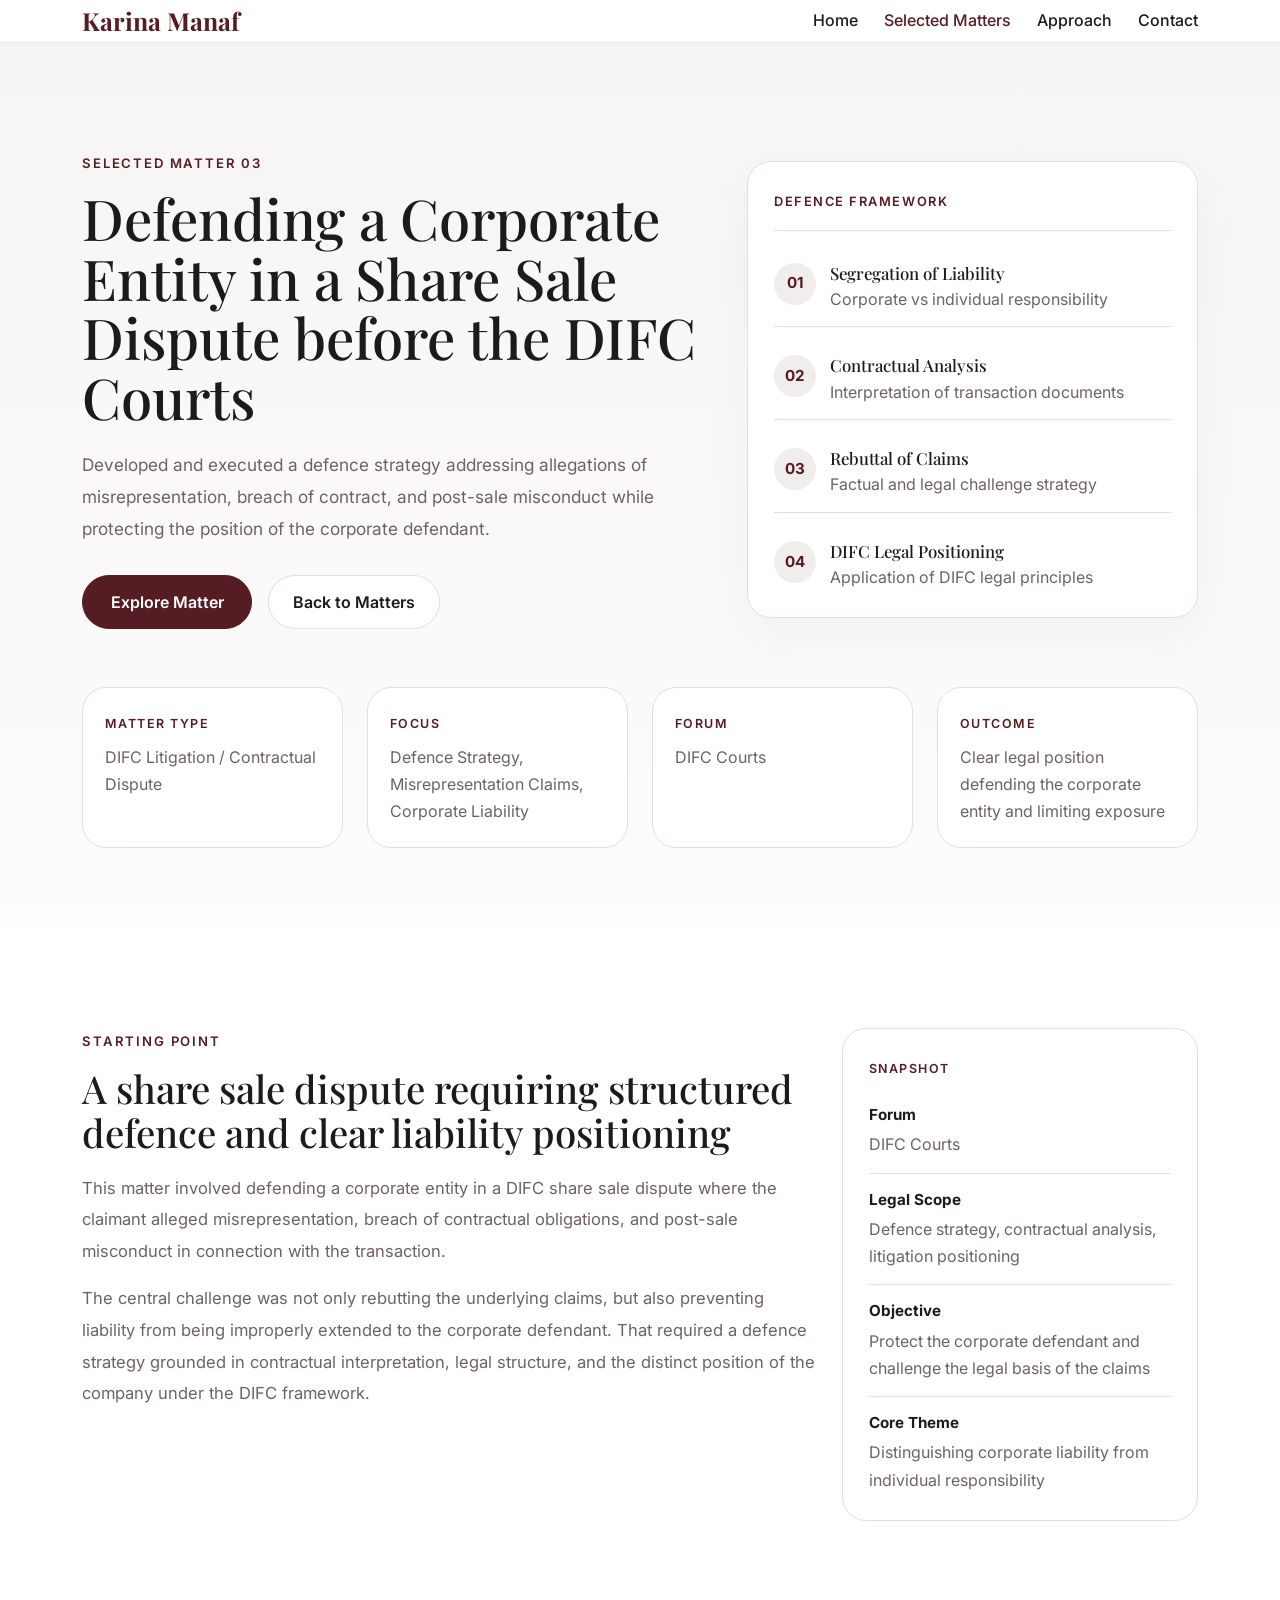
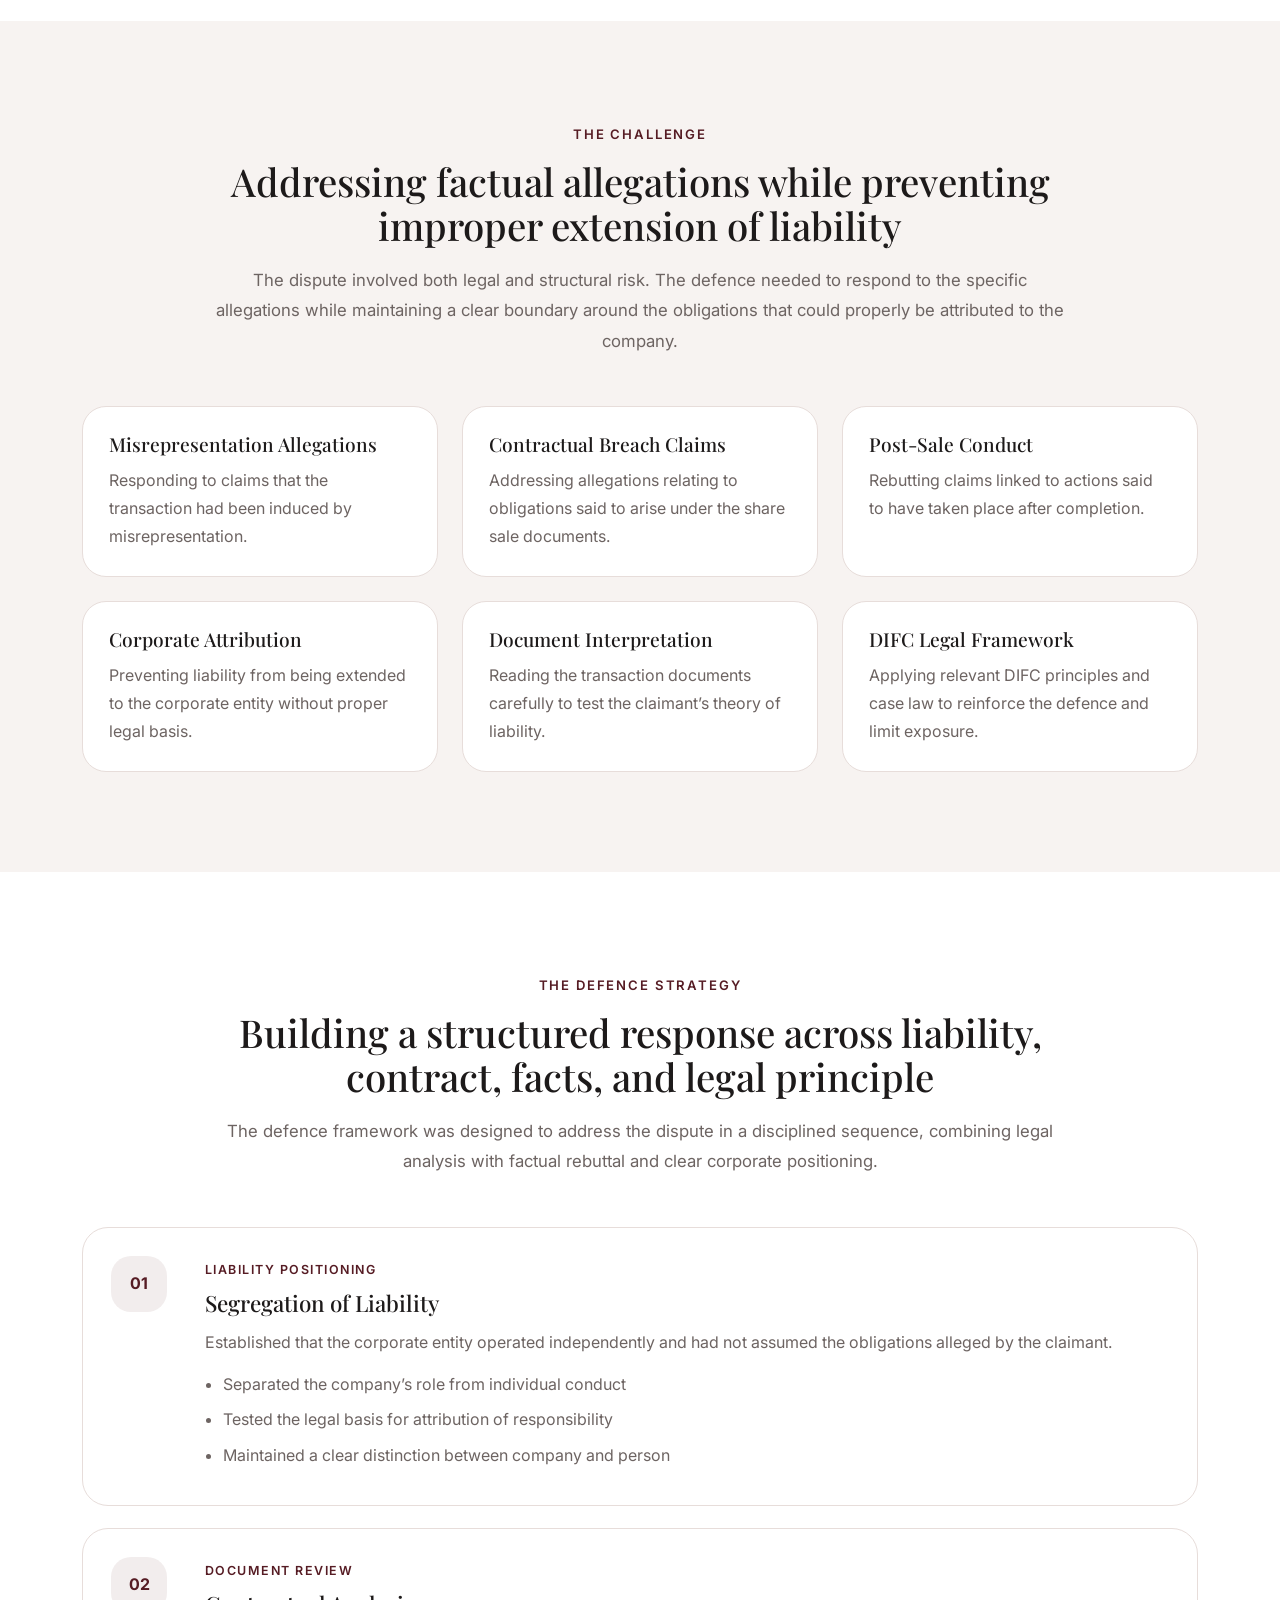
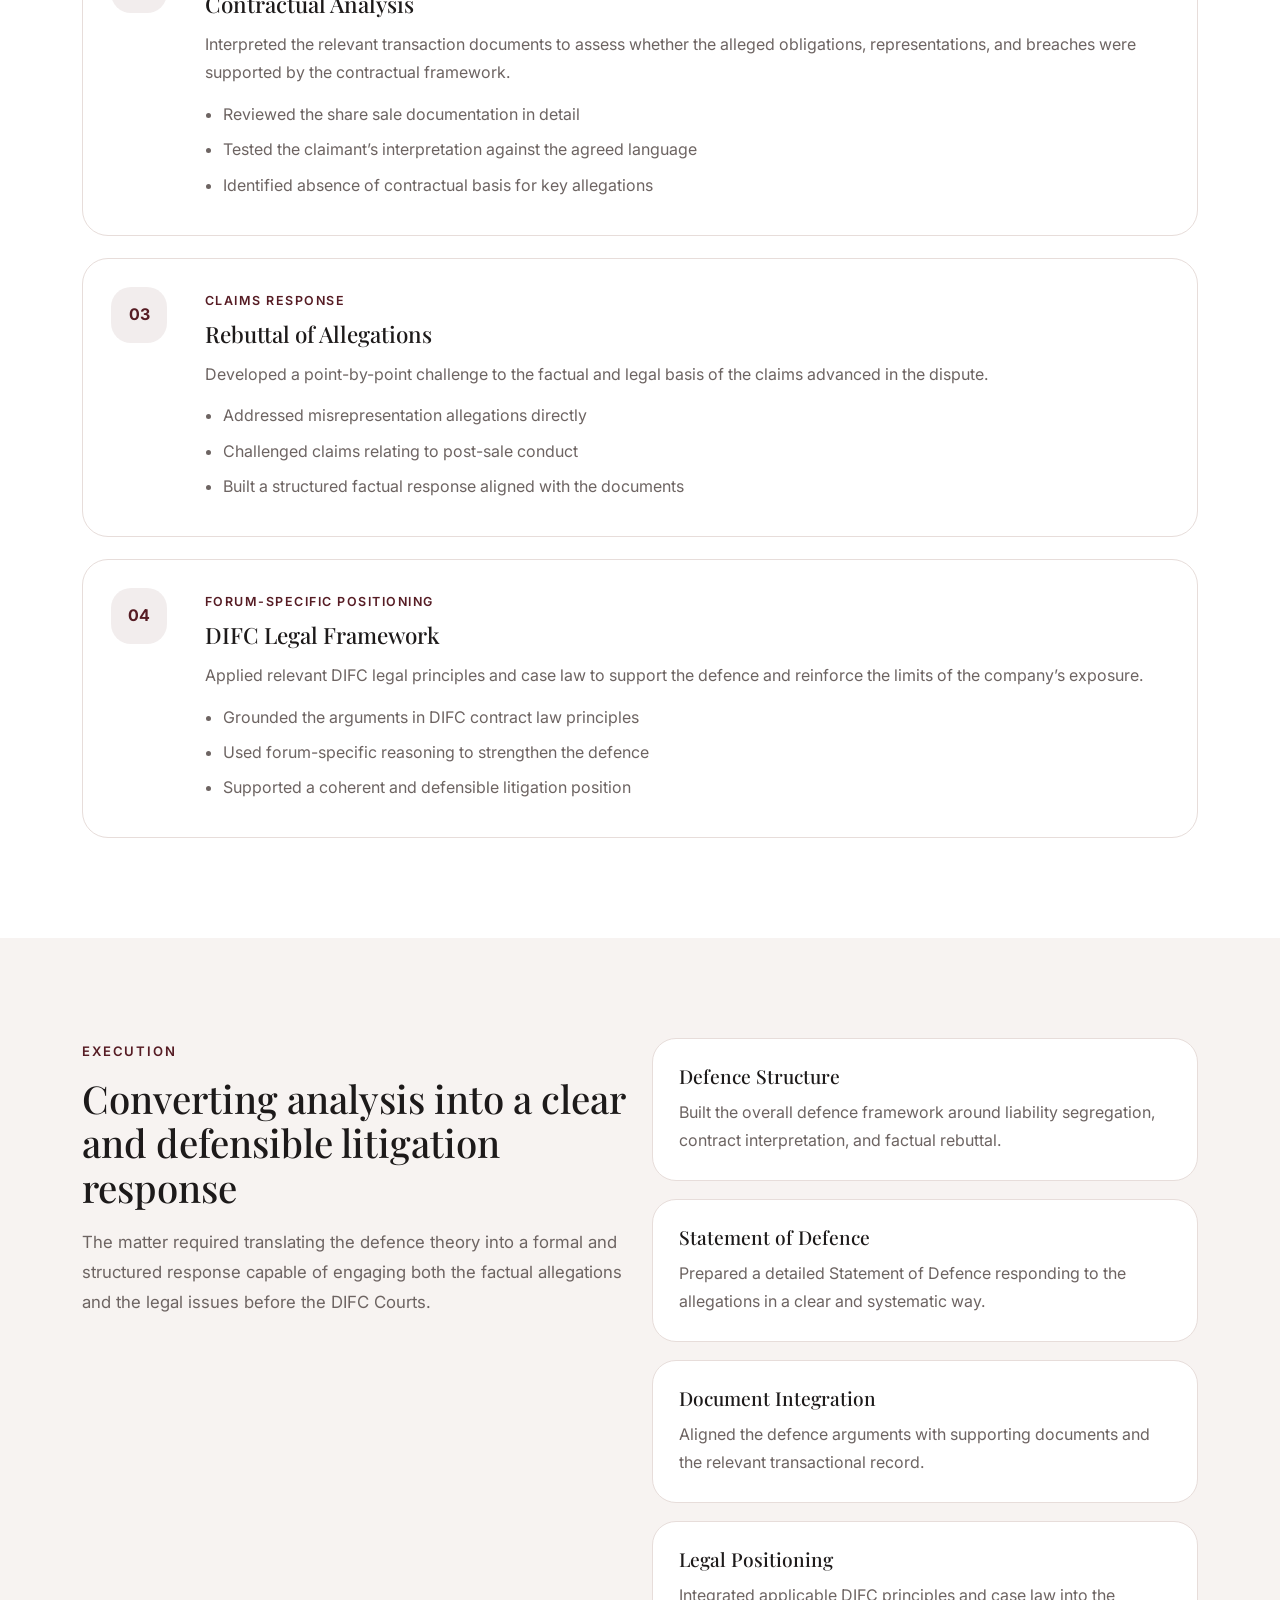
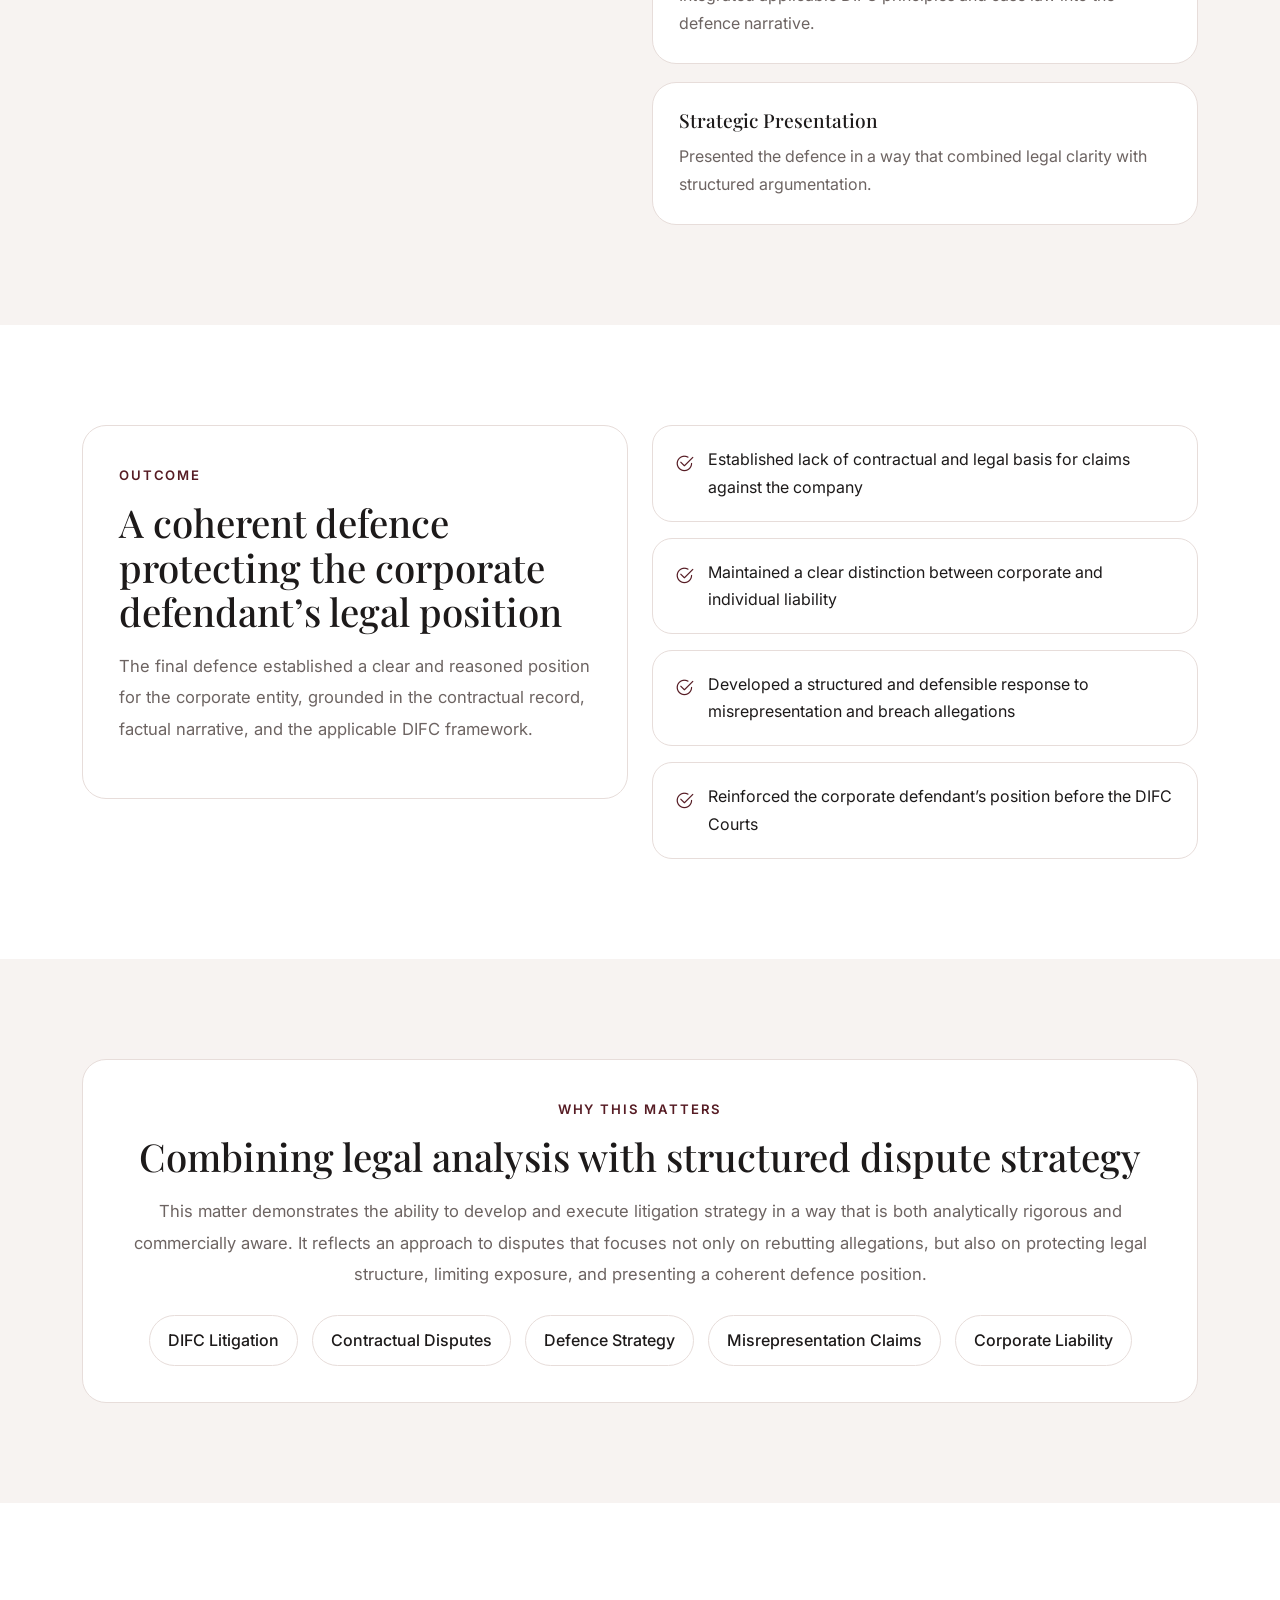
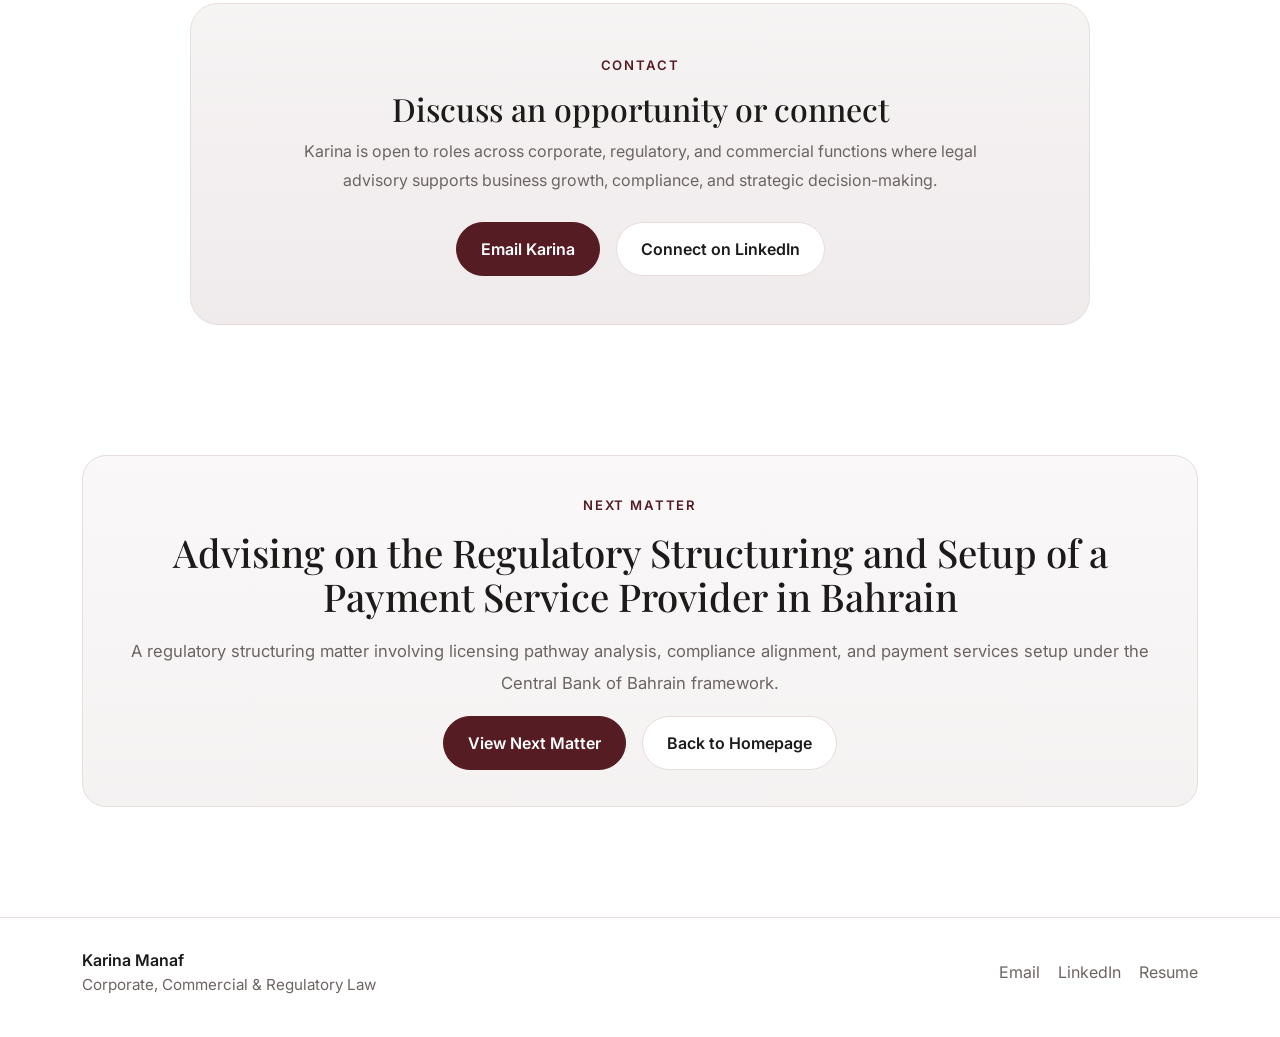
<file: portfolio-details-difc-dispute.html>
<!DOCTYPE html>
<html lang="en">

<head>
  <meta charset="utf-8">
  <meta content="width=device-width, initial-scale=1.0" name="viewport">

    <!-- Google tag (gtag.js) -->
    <script async src="https://www.googletagmanager.com/gtag/js?id=G-CDSH7WPX0Q"></script>
    <script>
    window.dataLayer = window.dataLayer || [];
    function gtag(){dataLayer.push(arguments);}
    gtag('js', new Date());

    gtag('config', 'G-CDSH7WPX0Q');
    </script>

  <title>DIFC Share Sale Dispute Defence | Karina Manaf</title>
  <meta name="description" content="Selected legal matter by Karina Manaf covering defence strategy for a corporate entity in a DIFC share sale dispute involving allegations of misrepresentation and breach of contract.">
  <meta name="keywords" content="Karina Manaf, DIFC dispute, share sale dispute, defence strategy, corporate liability, legal portfolio, DIFC litigation">

  <meta property="og:image" content="https://karinamanaf.com/assets/img/favicon-og.jpg">
  <meta property="og:title" content="Karina Manaf: Corporate, Commercial & Regulatory Law">
  <meta property="og:description" content="Legal advisory across structuring, transactions, and regulatory frameworks.">
  <meta property="og:type" content="website">
  <meta property="og:url" content="https://karinamanaf.com">

  <!-- Favicon -->
  <link rel="icon" href="assets/img/favicon.ico" type="image/x-icon">

  <!-- PNG fallback -->
  <link rel="icon" type="image/png" sizes="32x32" href="assets/img/favicon-32x32.png">
  <link rel="icon" type="image/png" sizes="16x16" href="assets/img/favicon-16x16.png">

  <!-- Apple (optional but nice) -->
  <link rel="apple-touch-icon" href="assets/img/favicon-32x32.png">
  
  <link rel="preconnect" href="https://fonts.googleapis.com">
  <link rel="preconnect" href="https://fonts.gstatic.com" crossorigin>
  <link href="https://fonts.googleapis.com/css2?family=Inter:wght@400;500;600;700&family=Playfair+Display:wght@600;700;800&display=swap" rel="stylesheet">

  <link href="assets/vendor/bootstrap/css/bootstrap.min.css" rel="stylesheet">
  <link href="assets/vendor/bootstrap-icons/bootstrap-icons.css" rel="stylesheet">
  <link href="assets/vendor/aos/aos.css" rel="stylesheet">
  <link href="assets/vendor/glightbox/css/glightbox.min.css" rel="stylesheet">
  <link href="assets/vendor/swiper/swiper-bundle.min.css" rel="stylesheet">

  <link href="assets/css/style.css" rel="stylesheet">
</head>

<body>

  <header id="header" class="header fixed-top legal-header">
    <div class="container d-flex align-items-center justify-content-between">
      <a href="index.html" class="logo text-decoration-none legal-logo">
        <span>Karina Manaf</span>
      </a>

      <nav id="navbar" class="navbar">
        <ul>
          <li><a href="index.html">Home</a></li>
          <li><a href="index.html#selected-matters" class="active">Selected Matters</a></li>
          <li><a href="index.html#approach">Approach</a></li>
          <li><a href="index.html#contact">Contact</a></li>
        </ul>
        <i class="mobile-nav-toggle d-xl-none bi bi-list"></i>
      </nav>
    </div>
  </header>

  <main id="main">

    <section class="legal-detail-hero">
      <div class="container">
        <div class="row gy-5 align-items-center">
          <div class="col-lg-7">
            <div data-aos="fade-up">
              <div class="legal-kicker">Selected Matter 03</div>
              <h1 class="legal-detail-hero__title">
                Defending a Corporate Entity in a Share Sale Dispute before the DIFC Courts
              </h1>
              <p class="legal-detail-hero__text">
                Developed and executed a defence strategy addressing allegations of misrepresentation, breach of contract, and post-sale misconduct while protecting the position of the corporate defendant.
              </p>

              <div class="legal-detail-hero__actions d-flex flex-wrap gap-3">
                <a href="#matter-overview" class="btn btn-primary legal-btn-primary">Explore Matter</a>
                <a href="index.html#selected-matters" class="btn legal-btn-outline">Back to Matters</a>
              </div>
            </div>
          </div>

          <div class="col-lg-5">
            <div class="legal-structure-preview" data-aos="fade-up" data-aos-delay="120">
              <div class="legal-structure-preview__head">
                <span>Defence Framework</span>
              </div>

              <div class="legal-structure-preview__stack">
                <div class="legal-structure-preview__item">
                  <strong>01</strong>
                  <div>
                    <h3>Segregation of Liability</h3>
                    <p>Corporate vs individual responsibility</p>
                  </div>
                </div>

                <div class="legal-structure-preview__item">
                  <strong>02</strong>
                  <div>
                    <h3>Contractual Analysis</h3>
                    <p>Interpretation of transaction documents</p>
                  </div>
                </div>

                <div class="legal-structure-preview__item">
                  <strong>03</strong>
                  <div>
                    <h3>Rebuttal of Claims</h3>
                    <p>Factual and legal challenge strategy</p>
                  </div>
                </div>

                <div class="legal-structure-preview__item">
                  <strong>04</strong>
                  <div>
                    <h3>DIFC Legal Positioning</h3>
                    <p>Application of DIFC legal principles</p>
                  </div>
                </div>
              </div>
            </div>
          </div>
        </div>

        <div class="row g-4 legal-detail-meta-row" data-aos="fade-up" data-aos-delay="180">
          <div class="col-md-6 col-xl-3">
            <div class="legal-detail-meta-card">
              <span class="legal-detail-meta-card__label">Matter Type</span>
              <p>DIFC Litigation / Contractual Dispute</p>
            </div>
          </div>

          <div class="col-md-6 col-xl-3">
            <div class="legal-detail-meta-card">
              <span class="legal-detail-meta-card__label">Focus</span>
              <p>Defence Strategy, Misrepresentation Claims, Corporate Liability</p>
            </div>
          </div>

          <div class="col-md-6 col-xl-3">
            <div class="legal-detail-meta-card">
              <span class="legal-detail-meta-card__label">Forum</span>
              <p>DIFC Courts</p>
            </div>
          </div>

          <div class="col-md-6 col-xl-3">
            <div class="legal-detail-meta-card">
              <span class="legal-detail-meta-card__label">Outcome</span>
              <p>Clear legal position defending the corporate entity and limiting exposure</p>
            </div>
          </div>
        </div>
      </div>
    </section>

    <section id="matter-overview" class="cs-section">
      <div class="container">
        <div class="row gy-5">
          <div class="col-lg-8">
            <div class="legal-detail-content" data-aos="fade-up">
              <div class="legal-kicker">Starting Point</div>
              <h2>A share sale dispute requiring structured defence and clear liability positioning</h2>
              <p>
                This matter involved defending a corporate entity in a DIFC share sale dispute where the claimant alleged misrepresentation, breach of contractual obligations, and post-sale misconduct in connection with the transaction.
              </p>
              <p>
                The central challenge was not only rebutting the underlying claims, but also preventing liability from being improperly extended to the corporate defendant. That required a defence strategy grounded in contractual interpretation, legal structure, and the distinct position of the company under the DIFC framework.
              </p>
            </div>
          </div>

          <div class="col-lg-4">
            <div class="legal-sidebar-card" data-aos="fade-up" data-aos-delay="120">
              <div class="legal-sidebar-card__label">Snapshot</div>
              <ul class="legal-sidebar-list">
                <li><strong>Forum</strong><span>DIFC Courts</span></li>
                <li><strong>Legal Scope</strong><span>Defence strategy, contractual analysis, litigation positioning</span></li>
                <li><strong>Objective</strong><span>Protect the corporate defendant and challenge the legal basis of the claims</span></li>
                <li><strong>Core Theme</strong><span>Distinguishing corporate liability from individual responsibility</span></li>
              </ul>
            </div>
          </div>
        </div>
      </div>
    </section>

    <section class="cs-section legal-section-soft">
      <div class="container">
        <div class="cs-section__head" data-aos="fade-up">
          <div class="cs-section__kicker legal-kicker">The Challenge</div>
          <h2>Addressing factual allegations while preventing improper extension of liability</h2>
          <p>
            The dispute involved both legal and structural risk. The defence needed to respond to the specific allegations while maintaining a clear boundary around the obligations that could properly be attributed to the company.
          </p>
        </div>

        <div class="row g-4">
          <div class="col-md-6 col-lg-4">
            <div class="legal-challenge-card" data-aos="fade-up" data-aos-delay="50">
              <h3>Misrepresentation Allegations</h3>
              <p>Responding to claims that the transaction had been induced by misrepresentation.</p>
            </div>
          </div>

          <div class="col-md-6 col-lg-4">
            <div class="legal-challenge-card" data-aos="fade-up" data-aos-delay="100">
              <h3>Contractual Breach Claims</h3>
              <p>Addressing allegations relating to obligations said to arise under the share sale documents.</p>
            </div>
          </div>

          <div class="col-md-6 col-lg-4">
            <div class="legal-challenge-card" data-aos="fade-up" data-aos-delay="150">
              <h3>Post-Sale Conduct</h3>
              <p>Rebutting claims linked to actions said to have taken place after completion.</p>
            </div>
          </div>

          <div class="col-md-6 col-lg-4">
            <div class="legal-challenge-card" data-aos="fade-up" data-aos-delay="200">
              <h3>Corporate Attribution</h3>
              <p>Preventing liability from being extended to the corporate entity without proper legal basis.</p>
            </div>
          </div>

          <div class="col-md-6 col-lg-4">
            <div class="legal-challenge-card" data-aos="fade-up" data-aos-delay="250">
              <h3>Document Interpretation</h3>
              <p>Reading the transaction documents carefully to test the claimant’s theory of liability.</p>
            </div>
          </div>

          <div class="col-md-6 col-lg-4">
            <div class="legal-challenge-card" data-aos="fade-up" data-aos-delay="300">
              <h3>DIFC Legal Framework</h3>
              <p>Applying relevant DIFC principles and case law to reinforce the defence and limit exposure.</p>
            </div>
          </div>
        </div>
      </div>
    </section>

    <section class="cs-section">
      <div class="container">
        <div class="cs-section__head" data-aos="fade-up">
          <div class="cs-section__kicker legal-kicker">The Defence Strategy</div>
          <h2>Building a structured response across liability, contract, facts, and legal principle</h2>
          <p>
            The defence framework was designed to address the dispute in a disciplined sequence, combining legal analysis with factual rebuttal and clear corporate positioning.
          </p>
        </div>

        <div class="legal-structure-timeline">
          <div class="legal-structure-timeline__item" data-aos="fade-up" data-aos-delay="50">
            <div class="legal-structure-timeline__number">01</div>
            <div class="legal-structure-timeline__content">
              <span class="legal-structure-timeline__eyebrow">Liability Positioning</span>
              <h3>Segregation of Liability</h3>
              <p>
                Established that the corporate entity operated independently and had not assumed the obligations alleged by the claimant.
              </p>
              <ul>
                <li>Separated the company’s role from individual conduct</li>
                <li>Tested the legal basis for attribution of responsibility</li>
                <li>Maintained a clear distinction between company and person</li>
              </ul>
            </div>
          </div>

          <div class="legal-structure-timeline__item" data-aos="fade-up" data-aos-delay="100">
            <div class="legal-structure-timeline__number">02</div>
            <div class="legal-structure-timeline__content">
              <span class="legal-structure-timeline__eyebrow">Document Review</span>
              <h3>Contractual Analysis</h3>
              <p>
                Interpreted the relevant transaction documents to assess whether the alleged obligations, representations, and breaches were supported by the contractual framework.
              </p>
              <ul>
                <li>Reviewed the share sale documentation in detail</li>
                <li>Tested the claimant’s interpretation against the agreed language</li>
                <li>Identified absence of contractual basis for key allegations</li>
              </ul>
            </div>
          </div>

          <div class="legal-structure-timeline__item" data-aos="fade-up" data-aos-delay="150">
            <div class="legal-structure-timeline__number">03</div>
            <div class="legal-structure-timeline__content">
              <span class="legal-structure-timeline__eyebrow">Claims Response</span>
              <h3>Rebuttal of Allegations</h3>
              <p>
                Developed a point-by-point challenge to the factual and legal basis of the claims advanced in the dispute.
              </p>
              <ul>
                <li>Addressed misrepresentation allegations directly</li>
                <li>Challenged claims relating to post-sale conduct</li>
                <li>Built a structured factual response aligned with the documents</li>
              </ul>
            </div>
          </div>

          <div class="legal-structure-timeline__item" data-aos="fade-up" data-aos-delay="200">
            <div class="legal-structure-timeline__number">04</div>
            <div class="legal-structure-timeline__content">
              <span class="legal-structure-timeline__eyebrow">Forum-Specific Positioning</span>
              <h3>DIFC Legal Framework</h3>
              <p>
                Applied relevant DIFC legal principles and case law to support the defence and reinforce the limits of the company’s exposure.
              </p>
              <ul>
                <li>Grounded the arguments in DIFC contract law principles</li>
                <li>Used forum-specific reasoning to strengthen the defence</li>
                <li>Supported a coherent and defensible litigation position</li>
              </ul>
            </div>
          </div>
        </div>
      </div>
    </section>

    <section class="cs-section legal-section-soft">
      <div class="container">
        <div class="row gy-5 align-items-start">
          <div class="col-lg-6">
            <div class="cs-section__head text-start mb-0" data-aos="fade-up">
              <div class="cs-section__kicker legal-kicker">Execution</div>
              <h2>Converting analysis into a clear and defensible litigation response</h2>
              <p>
                The matter required translating the defence theory into a formal and structured response capable of engaging both the factual allegations and the legal issues before the DIFC Courts.
              </p>
            </div>
          </div>

          <div class="col-lg-6">
            <div class="legal-execution-grid" data-aos="fade-up" data-aos-delay="100">
              <div class="legal-execution-card">
                <h3>Defence Structure</h3>
                <p>Built the overall defence framework around liability segregation, contract interpretation, and factual rebuttal.</p>
              </div>

              <div class="legal-execution-card">
                <h3>Statement of Defence</h3>
                <p>Prepared a detailed Statement of Defence responding to the allegations in a clear and systematic way.</p>
              </div>

              <div class="legal-execution-card">
                <h3>Document Integration</h3>
                <p>Aligned the defence arguments with supporting documents and the relevant transactional record.</p>
              </div>

              <div class="legal-execution-card">
                <h3>Legal Positioning</h3>
                <p>Integrated applicable DIFC principles and case law into the defence narrative.</p>
              </div>

              <div class="legal-execution-card">
                <h3>Strategic Presentation</h3>
                <p>Presented the defence in a way that combined legal clarity with structured argumentation.</p>
              </div>
            </div>
          </div>
        </div>
      </div>
    </section>

    <section class="cs-section">
      <div class="container">
        <div class="row gy-5">
          <div class="col-lg-6">
            <div class="legal-outcome-box" data-aos="fade-up">
              <div class="legal-kicker">Outcome</div>
              <h2>A coherent defence protecting the corporate defendant’s legal position</h2>
              <p>
                The final defence established a clear and reasoned position for the corporate entity, grounded in the contractual record, factual narrative, and the applicable DIFC framework.
              </p>
            </div>
          </div>

          <div class="col-lg-6">
            <div class="legal-outcome-list" data-aos="fade-up" data-aos-delay="120">
              <div class="legal-outcome-list__item">
                <i class="bi bi-check2-circle"></i>
                <span>Established lack of contractual and legal basis for claims against the company</span>
              </div>
              <div class="legal-outcome-list__item">
                <i class="bi bi-check2-circle"></i>
                <span>Maintained a clear distinction between corporate and individual liability</span>
              </div>
              <div class="legal-outcome-list__item">
                <i class="bi bi-check2-circle"></i>
                <span>Developed a structured and defensible response to misrepresentation and breach allegations</span>
              </div>
              <div class="legal-outcome-list__item">
                <i class="bi bi-check2-circle"></i>
                <span>Reinforced the corporate defendant’s position before the DIFC Courts</span>
              </div>
            </div>
          </div>
        </div>
      </div>
    </section>

    <section class="cs-section legal-section-soft">
      <div class="container">
        <div class="legal-reflection-box text-center" data-aos="fade-up">
          <div class="legal-kicker">Why This Matters</div>
          <h2>Combining legal analysis with structured dispute strategy</h2>
          <p>
            This matter demonstrates the ability to develop and execute litigation strategy in a way that is both analytically rigorous and commercially aware. It reflects an approach to disputes that focuses not only on rebutting allegations, but also on protecting legal structure, limiting exposure, and presenting a coherent defence position.
          </p>

          <div class="legal-chip-grid justify-content-center mt-4">
            <span class="legal-chip">DIFC Litigation</span>
            <span class="legal-chip">Contractual Disputes</span>
            <span class="legal-chip">Defence Strategy</span>
            <span class="legal-chip">Misrepresentation Claims</span>
            <span class="legal-chip">Corporate Liability</span>
          </div>
        </div>
      </div>
    </section>

    <section class="cs-section">
      <div class="container">
        <div class="legal-inline-cta text-center" data-aos="fade-up">
          <div class="legal-kicker">Contact</div>
          <h2>Discuss an opportunity or connect</h2>
          <p>
            Karina is open to roles across corporate, regulatory, and commercial functions where legal advisory supports business growth, compliance, and strategic decision-making.
          </p>

          <div class="d-flex flex-wrap gap-3 justify-content-center">
            <a href="mailto:karinamanaf51@gmail.com" class="btn btn-primary legal-btn-primary">Email Karina</a>
            <a href="https://www.linkedin.com/in/karina-manaf/" target="_blank" class="btn legal-btn-outline">Connect on LinkedIn</a>
          </div>
        </div>
      </div>
    </section>

    <section class="cs-section legal-next-matter">
      <div class="container">
        <div class="legal-next-matter__box" data-aos="fade-up">
          <div class="legal-kicker">Next Matter</div>
          <h2>Advising on the Regulatory Structuring and Setup of a Payment Service Provider in Bahrain</h2>
          <p>
            A regulatory structuring matter involving licensing pathway analysis, compliance alignment, and payment services setup under the Central Bank of Bahrain framework.
          </p>

          <div class="d-flex flex-wrap gap-3 justify-content-center">
            <a href="portfolio-details-psp-bahrain.html" class="btn btn-primary legal-btn-primary">View Next Matter</a>
            <a href="index.html" class="btn legal-btn-outline">Back to Homepage</a>
          </div>
        </div>
      </div>
    </section>

  </main>

  <script src="assets/vendor/bootstrap/js/bootstrap.bundle.min.js"></script>
  <script src="assets/vendor/aos/aos.js"></script>
  <script src="assets/vendor/glightbox/js/glightbox.min.js"></script>
  <script src="assets/vendor/swiper/swiper-bundle.min.js"></script>
  <script src="assets/js/main.js"></script>

  <footer class="site-footer">
  <div class="container">
    <div class="site-footer__inner">
      <div>
        <div class="site-footer__brand">Karina Manaf</div>
        <div class="site-footer__meta">Corporate, Commercial &amp; Regulatory Law</div>
      </div>

      <div class="site-footer__links">
        <a href="mailto:karinamanaf51@gmail.com">Email</a>
        <a href="https://www.linkedin.com/in/karina-manaf/" target="_blank">LinkedIn</a>
        <a href="assets/resume/Resume-Corporate-Commercial-Lawyer-Karina-Manaf-2026.pdf" target="_blank">Resume</a>
      </div>
    </div>
  </div>
</footer>

</body>

</html>
</file>
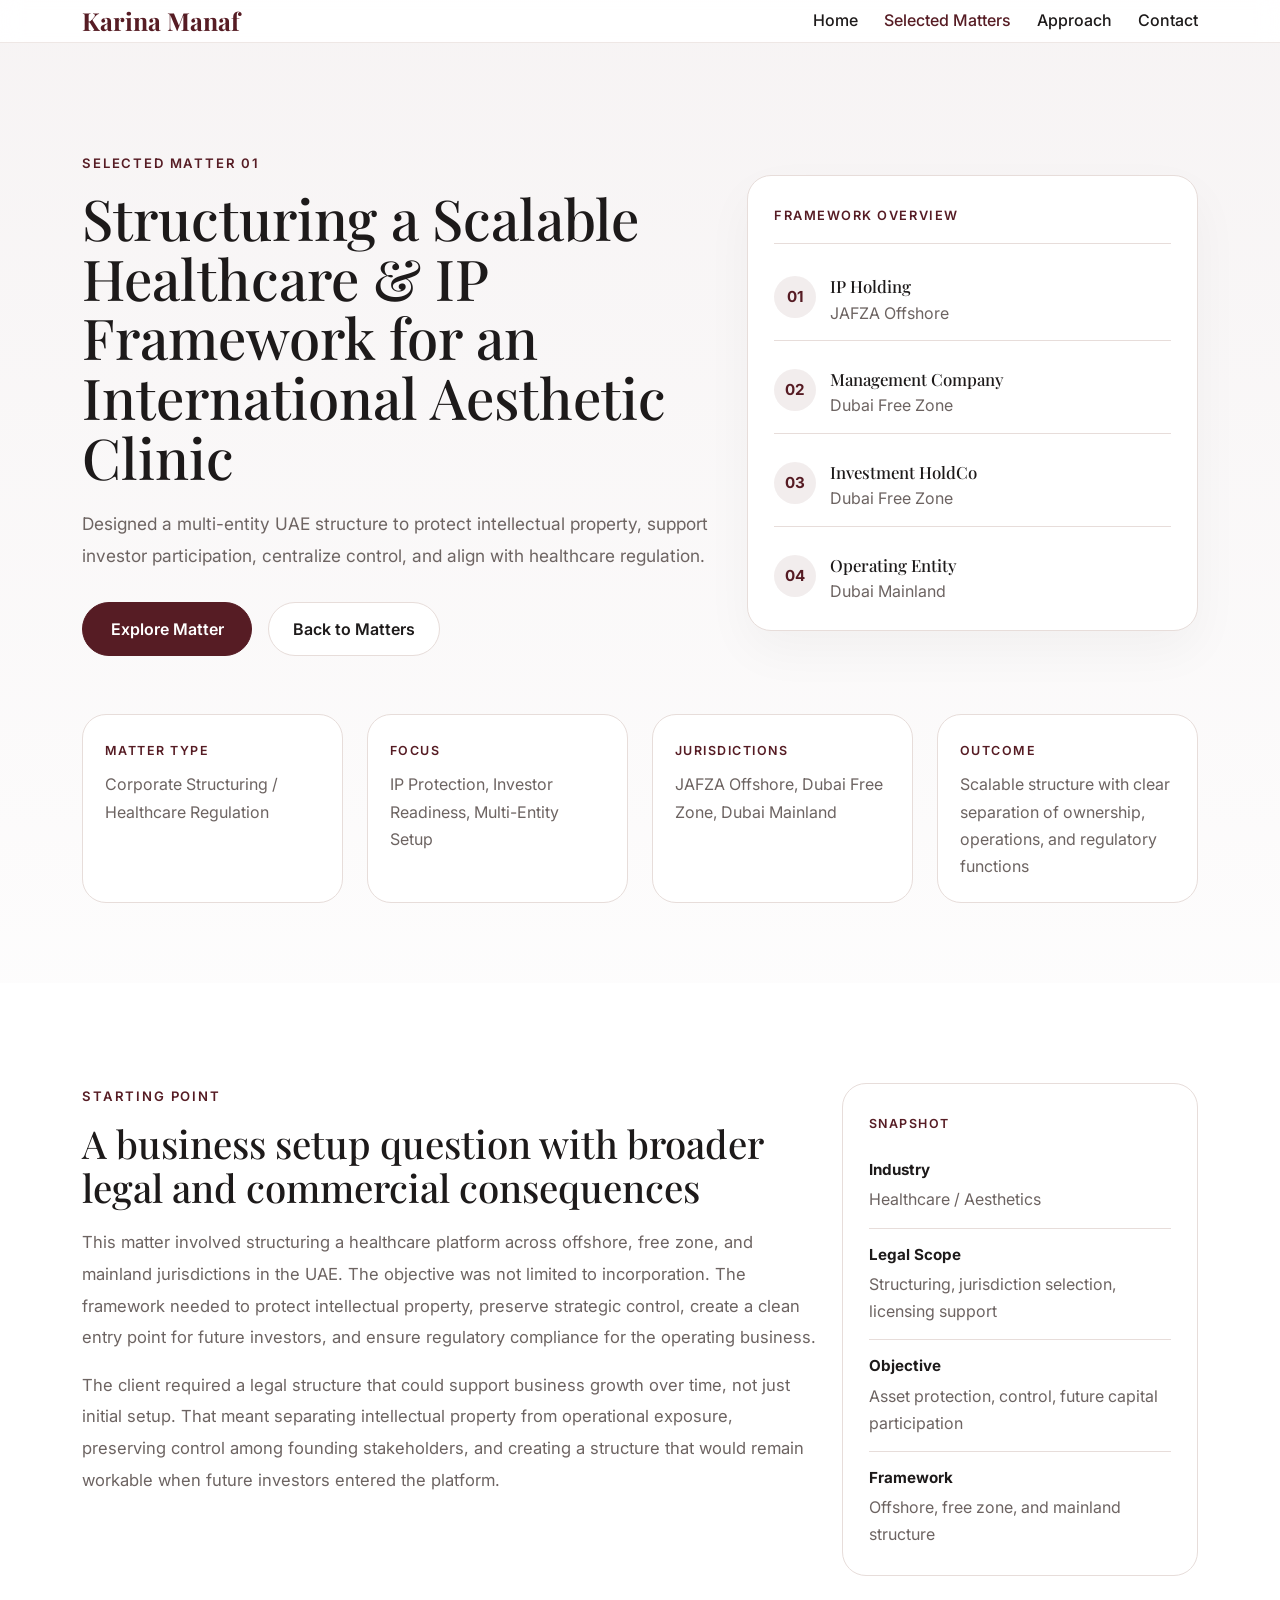
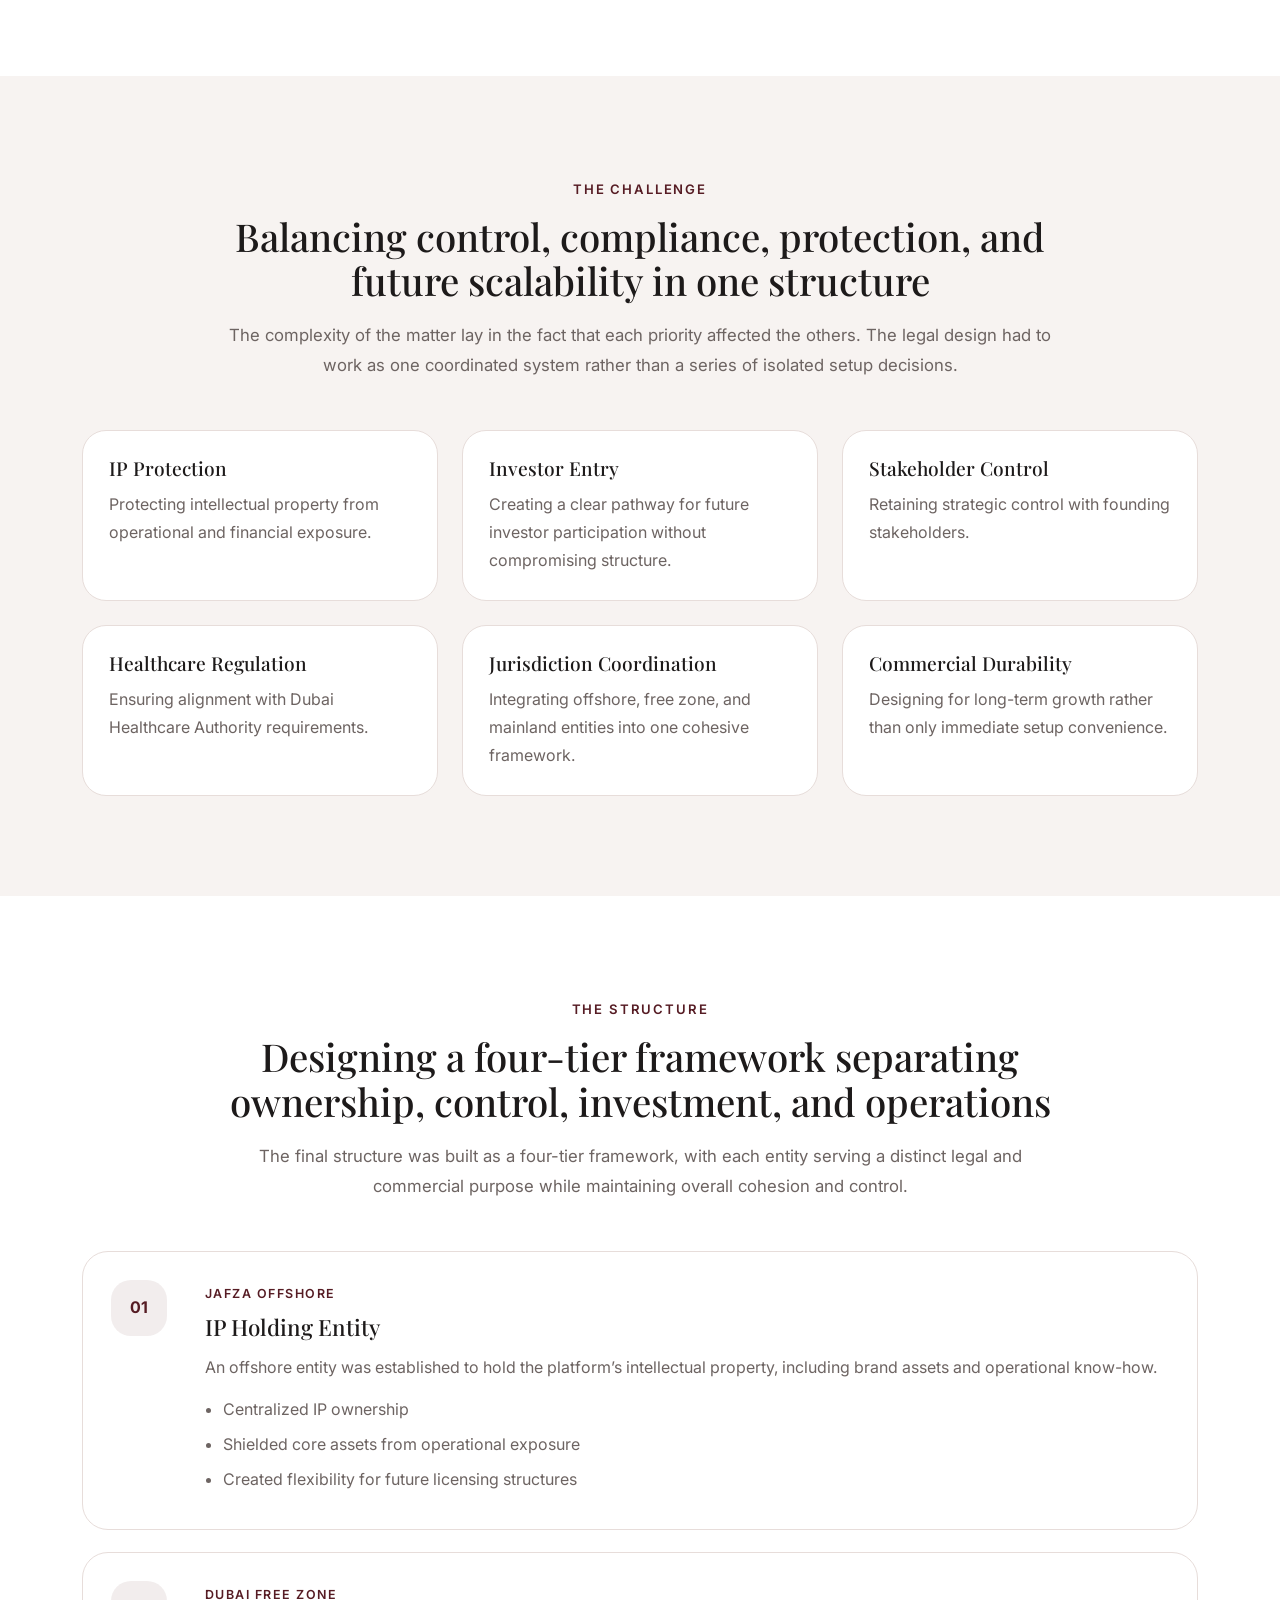
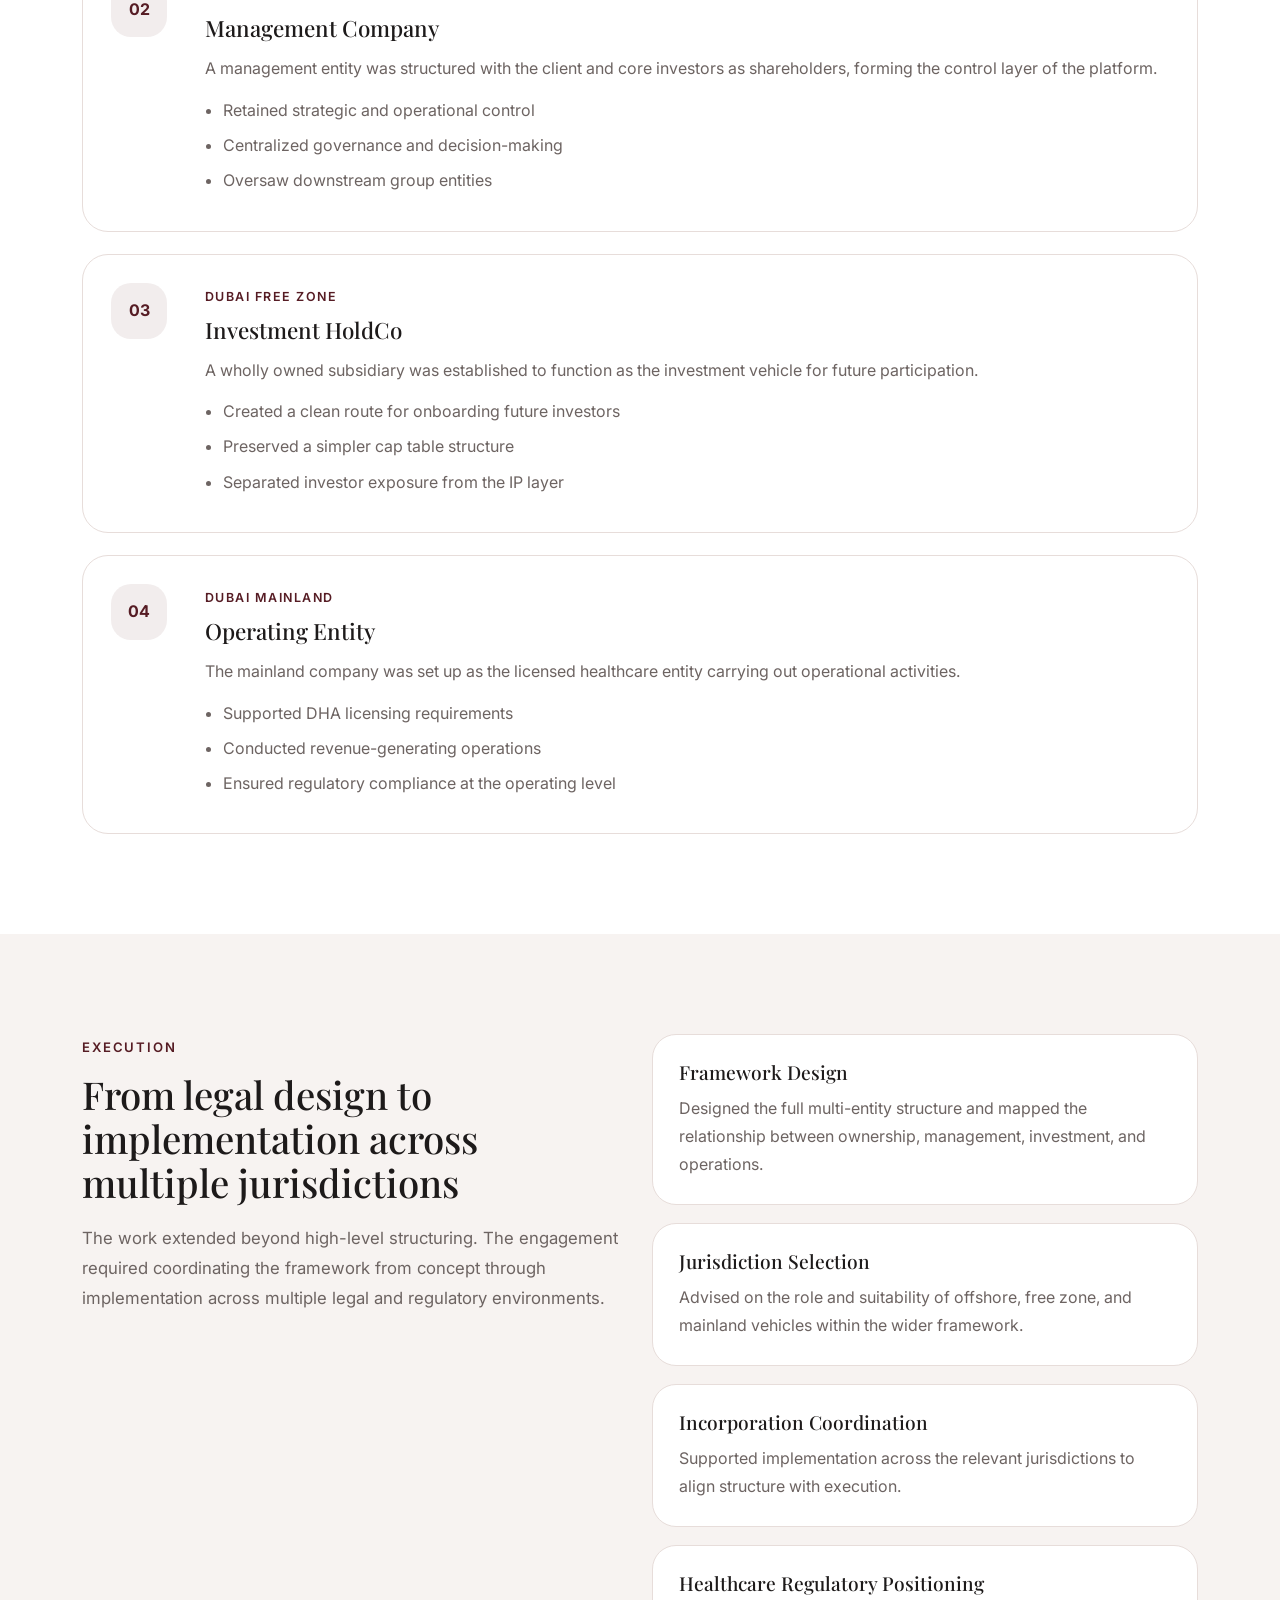
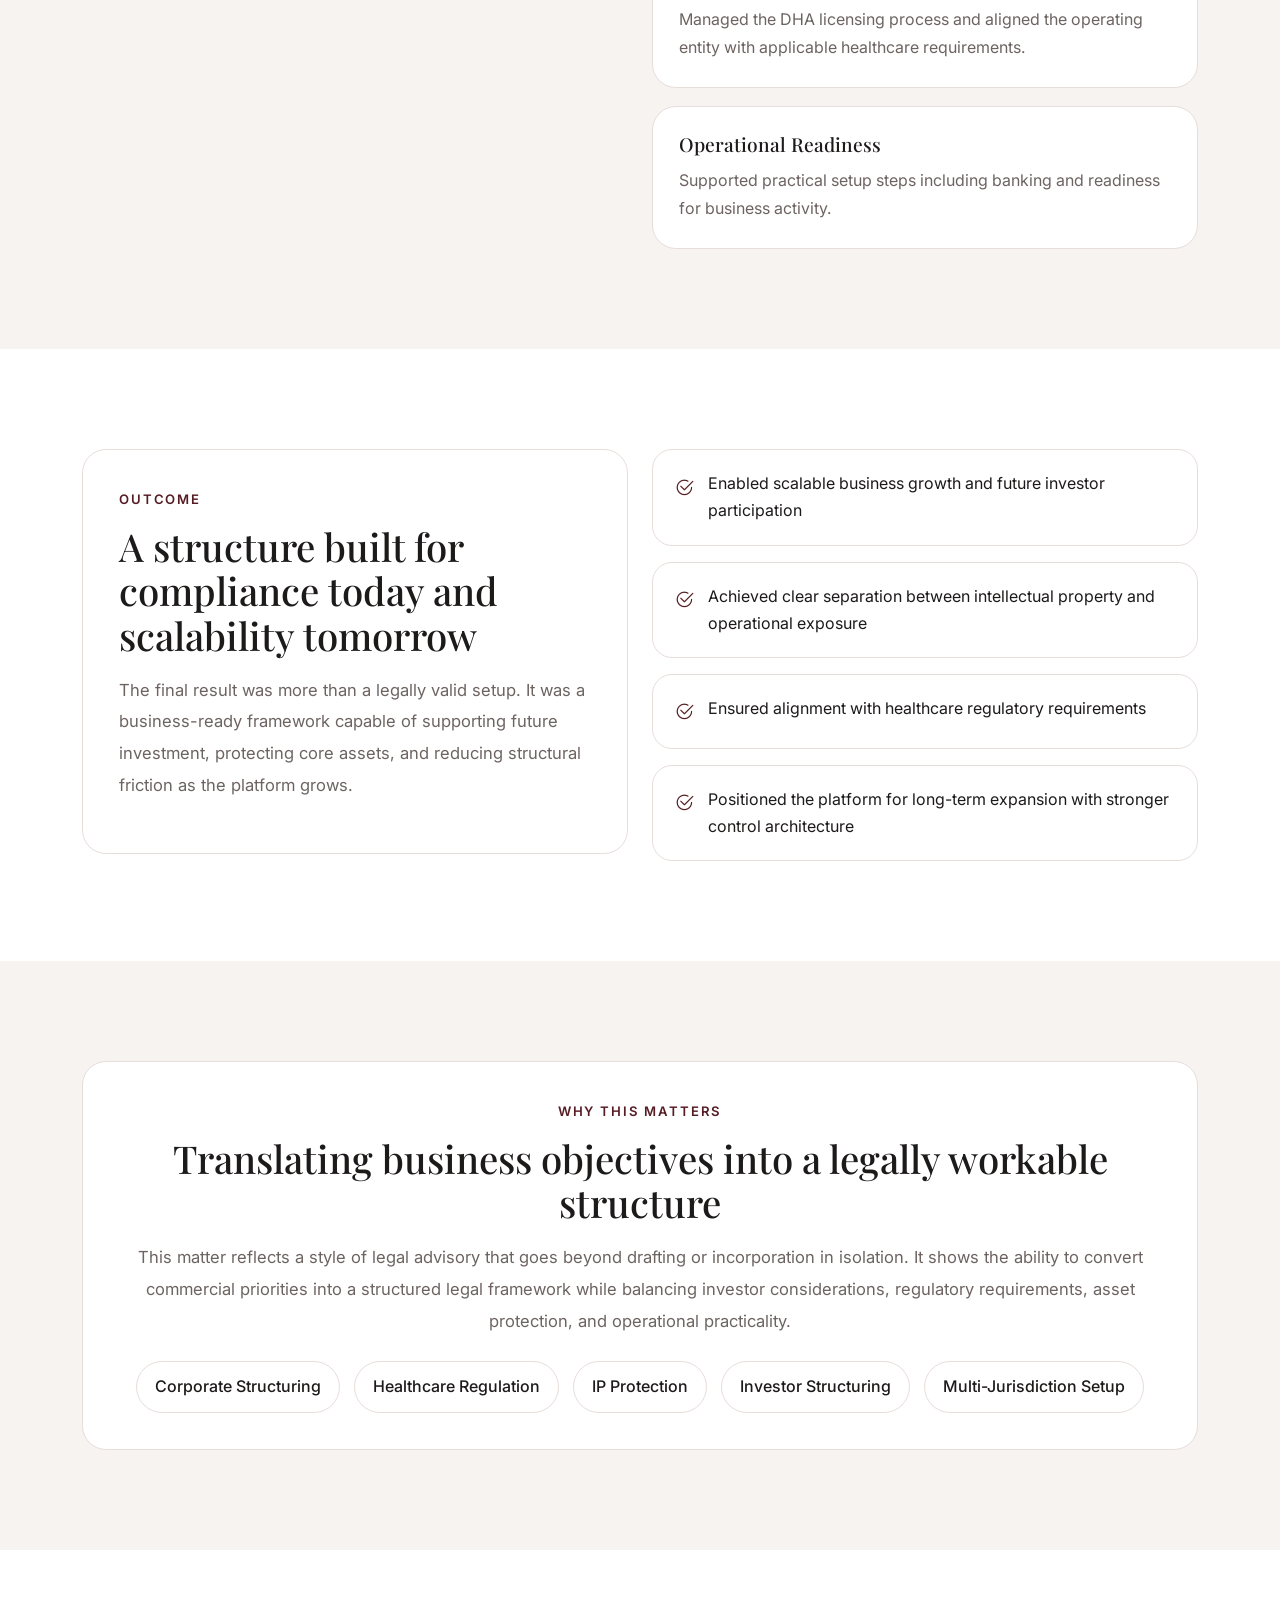
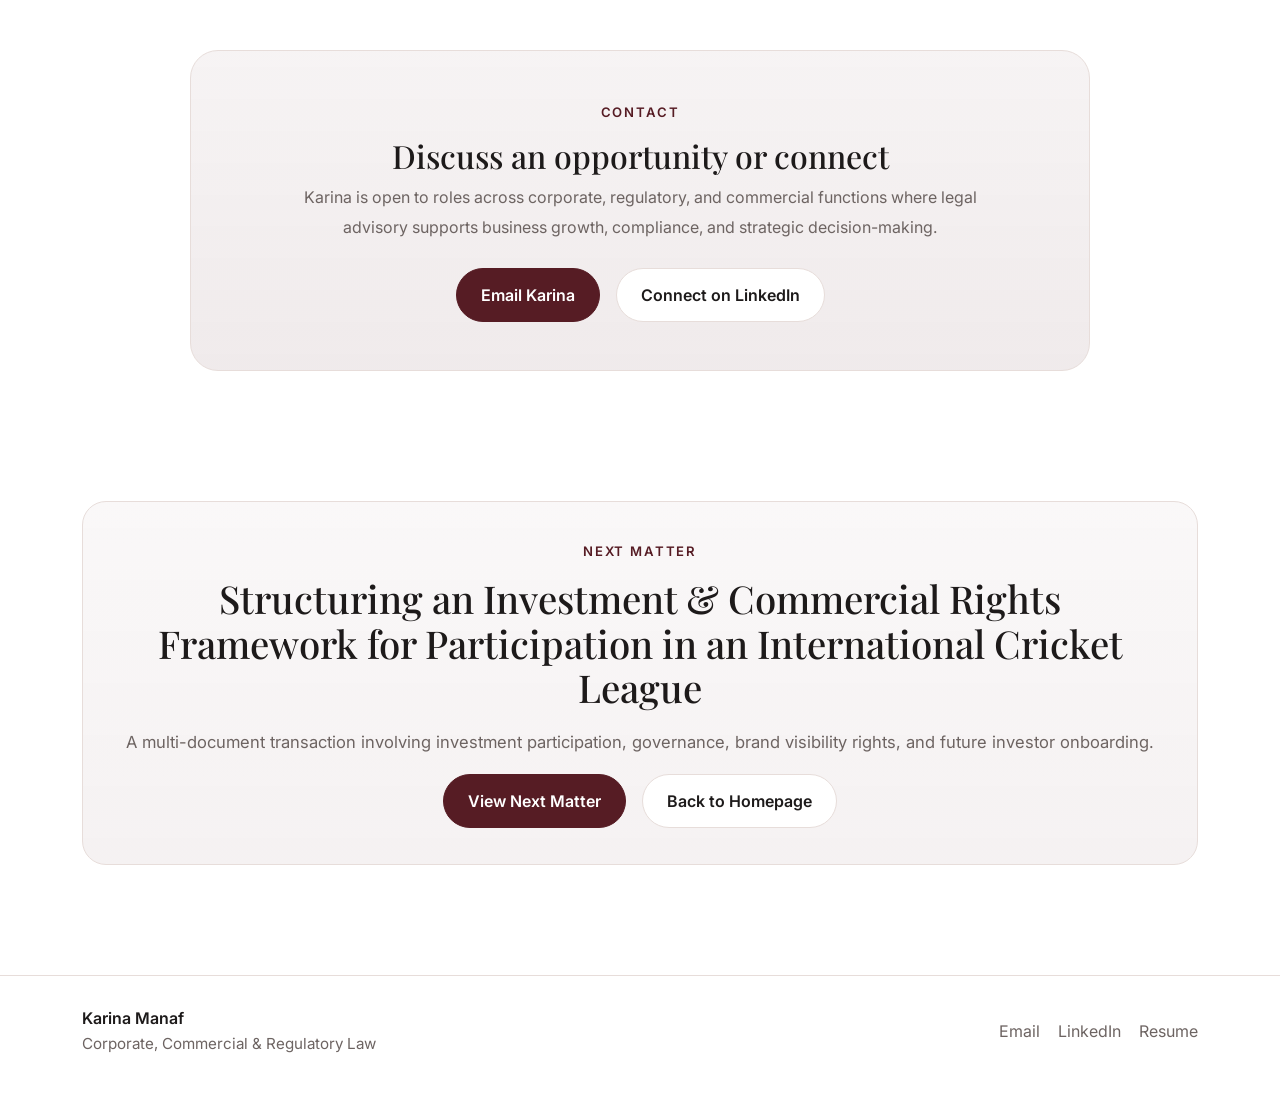
<file: portfolio-details-healthcare.html>
<!DOCTYPE html>
<html lang="en">

<head>
  <meta charset="utf-8">
  <meta content="width=device-width, initial-scale=1.0" name="viewport">

    <!-- Google tag (gtag.js) -->
    <script async src="https://www.googletagmanager.com/gtag/js?id=G-CDSH7WPX0Q"></script>
    <script>
    window.dataLayer = window.dataLayer || [];
    function gtag(){dataLayer.push(arguments);}
    gtag('js', new Date());

    gtag('config', 'G-CDSH7WPX0Q');
    </script>

  <title>Structuring a Healthcare &amp; IP Framework | Karina Manaf</title>
  <meta name="description" content="Selected legal matter by Karina Manaf covering a multi-entity healthcare and intellectual property structure designed for investor readiness, asset protection, and regulatory compliance in the UAE.">
  <meta name="keywords" content="Karina Manaf, healthcare legal structuring, IP framework, UAE legal portfolio, investor structuring, regulatory advisory">

  <meta property="og:image" content="https://karinamanaf.com/assets/img/favicon-og.jpg">
  <meta property="og:title" content="Karina Manaf: Corporate, Commercial & Regulatory Law">
  <meta property="og:description" content="Legal advisory across structuring, transactions, and regulatory frameworks.">
  <meta property="og:type" content="website">
  <meta property="og:url" content="https://karinamanaf.com">

  <!-- Favicon -->
  <link rel="icon" href="assets/img/favicon.ico" type="image/x-icon">

  <!-- PNG fallback -->
  <link rel="icon" type="image/png" sizes="32x32" href="assets/img/favicon-32x32.png">
  <link rel="icon" type="image/png" sizes="16x16" href="assets/img/favicon-16x16.png">

  <!-- Apple (optional but nice) -->
  <link rel="apple-touch-icon" href="assets/img/favicon-32x32.png">
  
  <link rel="preconnect" href="https://fonts.googleapis.com">
  <link rel="preconnect" href="https://fonts.gstatic.com" crossorigin>
  <link href="https://fonts.googleapis.com/css2?family=Inter:wght@400;500;600;700&family=Playfair+Display:wght@600;700;800&display=swap" rel="stylesheet">

  <link href="assets/vendor/bootstrap/css/bootstrap.min.css" rel="stylesheet">
  <link href="assets/vendor/bootstrap-icons/bootstrap-icons.css" rel="stylesheet">
  <link href="assets/vendor/aos/aos.css" rel="stylesheet">
  <link href="assets/vendor/glightbox/css/glightbox.min.css" rel="stylesheet">
  <link href="assets/vendor/swiper/swiper-bundle.min.css" rel="stylesheet">

  <link href="assets/css/style.css" rel="stylesheet">
</head>

<body>

  <header id="header" class="header fixed-top legal-header">
    <div class="container d-flex align-items-center justify-content-between">
      <a href="index.html" class="logo text-decoration-none legal-logo">
        <span>Karina Manaf</span>
      </a>

      <nav id="navbar" class="navbar">
        <ul>
          <li><a href="index.html">Home</a></li>
          <li><a href="index.html#selected-matters" class="active">Selected Matters</a></li>
          <li><a href="index.html#approach">Approach</a></li>
          <li><a href="index.html#contact">Contact</a></li>
        </ul>
        <i class="mobile-nav-toggle d-xl-none bi bi-list"></i>
      </nav>
    </div>
  </header>

  <main id="main">

    <section class="legal-detail-hero">
      <div class="container">
        <div class="row gy-5 align-items-center">
          <div class="col-lg-7">
            <div data-aos="fade-up">
              <div class="legal-kicker">Selected Matter 01</div>
              <h1 class="legal-detail-hero__title">
                Structuring a Scalable Healthcare &amp; IP Framework for an International Aesthetic Clinic
              </h1>
              <p class="legal-detail-hero__text">
                Designed a multi-entity UAE structure to protect intellectual property, support investor participation, centralize control, and align with healthcare regulation.
              </p>

              <div class="legal-detail-hero__actions d-flex flex-wrap gap-3">
                <a href="#matter-overview" class="btn btn-primary legal-btn-primary">Explore Matter</a>
                <a href="index.html#selected-matters" class="btn legal-btn-outline">Back to Matters</a>
              </div>
            </div>
          </div>

          <div class="col-lg-5">
            <div class="legal-structure-preview" data-aos="fade-up" data-aos-delay="120">
              <div class="legal-structure-preview__head">
                <span>Framework Overview</span>
              </div>

              <div class="legal-structure-preview__stack">
                <div class="legal-structure-preview__item">
                  <strong>01</strong>
                  <div>
                    <h3>IP Holding</h3>
                    <p>JAFZA Offshore</p>
                  </div>
                </div>

                <div class="legal-structure-preview__item">
                  <strong>02</strong>
                  <div>
                    <h3>Management Company</h3>
                    <p>Dubai Free Zone</p>
                  </div>
                </div>

                <div class="legal-structure-preview__item">
                  <strong>03</strong>
                  <div>
                    <h3>Investment HoldCo</h3>
                    <p>Dubai Free Zone</p>
                  </div>
                </div>

                <div class="legal-structure-preview__item">
                  <strong>04</strong>
                  <div>
                    <h3>Operating Entity</h3>
                    <p>Dubai Mainland</p>
                  </div>
                </div>
              </div>
            </div>
          </div>
        </div>

        <div class="row g-4 legal-detail-meta-row" data-aos="fade-up" data-aos-delay="180">
          <div class="col-md-6 col-xl-3">
            <div class="legal-detail-meta-card">
              <span class="legal-detail-meta-card__label">Matter Type</span>
              <p>Corporate Structuring / Healthcare Regulation</p>
            </div>
          </div>

          <div class="col-md-6 col-xl-3">
            <div class="legal-detail-meta-card">
              <span class="legal-detail-meta-card__label">Focus</span>
              <p>IP Protection, Investor Readiness, Multi-Entity Setup</p>
            </div>
          </div>

          <div class="col-md-6 col-xl-3">
            <div class="legal-detail-meta-card">
              <span class="legal-detail-meta-card__label">Jurisdictions</span>
              <p>JAFZA Offshore, Dubai Free Zone, Dubai Mainland</p>
            </div>
          </div>

          <div class="col-md-6 col-xl-3">
            <div class="legal-detail-meta-card">
              <span class="legal-detail-meta-card__label">Outcome</span>
              <p>Scalable structure with clear separation of ownership, operations, and regulatory functions</p>
            </div>
          </div>
        </div>
      </div>
    </section>

    <section id="matter-overview" class="cs-section">
      <div class="container">
        <div class="row gy-5">
          <div class="col-lg-8">
            <div class="legal-detail-content" data-aos="fade-up">
              <div class="legal-kicker">Starting Point</div>
              <h2>A business setup question with broader legal and commercial consequences</h2>
              <p>
                This matter involved structuring a healthcare platform across offshore, free zone, and mainland jurisdictions in the UAE. The objective was not limited to incorporation. The framework needed to protect intellectual property, preserve strategic control, create a clean entry point for future investors, and ensure regulatory compliance for the operating business.
              </p>
              <p>
                The client required a legal structure that could support business growth over time, not just initial setup. That meant separating intellectual property from operational exposure, preserving control among founding stakeholders, and creating a structure that would remain workable when future investors entered the platform.
              </p>
            </div>
          </div>

          <div class="col-lg-4">
            <div class="legal-sidebar-card" data-aos="fade-up" data-aos-delay="120">
              <div class="legal-sidebar-card__label">Snapshot</div>
              <ul class="legal-sidebar-list">
                <li><strong>Industry</strong><span>Healthcare / Aesthetics</span></li>
                <li><strong>Legal Scope</strong><span>Structuring, jurisdiction selection, licensing support</span></li>
                <li><strong>Objective</strong><span>Asset protection, control, future capital participation</span></li>
                <li><strong>Framework</strong><span>Offshore, free zone, and mainland structure</span></li>
              </ul>
            </div>
          </div>
        </div>
      </div>
    </section>

    <section class="cs-section legal-section-soft">
      <div class="container">
        <div class="cs-section__head" data-aos="fade-up">
          <div class="cs-section__kicker legal-kicker">The Challenge</div>
          <h2>Balancing control, compliance, protection, and future scalability in one structure</h2>
          <p>
            The complexity of the matter lay in the fact that each priority affected the others. The legal design had to work as one coordinated system rather than a series of isolated setup decisions.
          </p>
        </div>

        <div class="row g-4">
          <div class="col-md-6 col-lg-4">
            <div class="legal-challenge-card" data-aos="fade-up" data-aos-delay="50">
              <h3>IP Protection</h3>
              <p>Protecting intellectual property from operational and financial exposure.</p>
            </div>
          </div>

          <div class="col-md-6 col-lg-4">
            <div class="legal-challenge-card" data-aos="fade-up" data-aos-delay="100">
              <h3>Investor Entry</h3>
              <p>Creating a clear pathway for future investor participation without compromising structure.</p>
            </div>
          </div>

          <div class="col-md-6 col-lg-4">
            <div class="legal-challenge-card" data-aos="fade-up" data-aos-delay="150">
              <h3>Stakeholder Control</h3>
              <p>Retaining strategic control with founding stakeholders.</p>
            </div>
          </div>

          <div class="col-md-6 col-lg-4">
            <div class="legal-challenge-card" data-aos="fade-up" data-aos-delay="200">
              <h3>Healthcare Regulation</h3>
              <p>Ensuring alignment with Dubai Healthcare Authority requirements.</p>
            </div>
          </div>

          <div class="col-md-6 col-lg-4">
            <div class="legal-challenge-card" data-aos="fade-up" data-aos-delay="250">
              <h3>Jurisdiction Coordination</h3>
              <p>Integrating offshore, free zone, and mainland entities into one cohesive framework.</p>
            </div>
          </div>

          <div class="col-md-6 col-lg-4">
            <div class="legal-challenge-card" data-aos="fade-up" data-aos-delay="300">
              <h3>Commercial Durability</h3>
              <p>Designing for long-term growth rather than only immediate setup convenience.</p>
            </div>
          </div>
        </div>
      </div>
    </section>

    <section class="cs-section">
      <div class="container">
        <div class="cs-section__head" data-aos="fade-up">
          <div class="cs-section__kicker legal-kicker">The Structure</div>
          <h2>Designing a four-tier framework separating ownership, control, investment, and operations</h2>
          <p>
            The final structure was built as a four-tier framework, with each entity serving a distinct legal and commercial purpose while maintaining overall cohesion and control.
          </p>
        </div>

        <div class="legal-structure-timeline">
          <div class="legal-structure-timeline__item" data-aos="fade-up" data-aos-delay="50">
            <div class="legal-structure-timeline__number">01</div>
            <div class="legal-structure-timeline__content">
              <span class="legal-structure-timeline__eyebrow">JAFZA Offshore</span>
              <h3>IP Holding Entity</h3>
              <p>
                An offshore entity was established to hold the platform’s intellectual property, including brand assets and operational know-how.
              </p>
              <ul>
                <li>Centralized IP ownership</li>
                <li>Shielded core assets from operational exposure</li>
                <li>Created flexibility for future licensing structures</li>
              </ul>
            </div>
          </div>

          <div class="legal-structure-timeline__item" data-aos="fade-up" data-aos-delay="100">
            <div class="legal-structure-timeline__number">02</div>
            <div class="legal-structure-timeline__content">
              <span class="legal-structure-timeline__eyebrow">Dubai Free Zone</span>
              <h3>Management Company</h3>
              <p>
                A management entity was structured with the client and core investors as shareholders, forming the control layer of the platform.
              </p>
              <ul>
                <li>Retained strategic and operational control</li>
                <li>Centralized governance and decision-making</li>
                <li>Oversaw downstream group entities</li>
              </ul>
            </div>
          </div>

          <div class="legal-structure-timeline__item" data-aos="fade-up" data-aos-delay="150">
            <div class="legal-structure-timeline__number">03</div>
            <div class="legal-structure-timeline__content">
              <span class="legal-structure-timeline__eyebrow">Dubai Free Zone</span>
              <h3>Investment HoldCo</h3>
              <p>
                A wholly owned subsidiary was established to function as the investment vehicle for future participation.
              </p>
              <ul>
                <li>Created a clean route for onboarding future investors</li>
                <li>Preserved a simpler cap table structure</li>
                <li>Separated investor exposure from the IP layer</li>
              </ul>
            </div>
          </div>

          <div class="legal-structure-timeline__item" data-aos="fade-up" data-aos-delay="200">
            <div class="legal-structure-timeline__number">04</div>
            <div class="legal-structure-timeline__content">
              <span class="legal-structure-timeline__eyebrow">Dubai Mainland</span>
              <h3>Operating Entity</h3>
              <p>
                The mainland company was set up as the licensed healthcare entity carrying out operational activities.
              </p>
              <ul>
                <li>Supported DHA licensing requirements</li>
                <li>Conducted revenue-generating operations</li>
                <li>Ensured regulatory compliance at the operating level</li>
              </ul>
            </div>
          </div>
        </div>
      </div>
    </section>

    <section class="cs-section legal-section-soft">
      <div class="container">
        <div class="row gy-5 align-items-start">
          <div class="col-lg-6">
            <div class="cs-section__head text-start mb-0" data-aos="fade-up">
              <div class="cs-section__kicker legal-kicker">Execution</div>
              <h2>From legal design to implementation across multiple jurisdictions</h2>
              <p>
                The work extended beyond high-level structuring. The engagement required coordinating the framework from concept through implementation across multiple legal and regulatory environments.
              </p>
            </div>
          </div>

          <div class="col-lg-6">
            <div class="legal-execution-grid" data-aos="fade-up" data-aos-delay="100">
              <div class="legal-execution-card">
                <h3>Framework Design</h3>
                <p>Designed the full multi-entity structure and mapped the relationship between ownership, management, investment, and operations.</p>
              </div>

              <div class="legal-execution-card">
                <h3>Jurisdiction Selection</h3>
                <p>Advised on the role and suitability of offshore, free zone, and mainland vehicles within the wider framework.</p>
              </div>

              <div class="legal-execution-card">
                <h3>Incorporation Coordination</h3>
                <p>Supported implementation across the relevant jurisdictions to align structure with execution.</p>
              </div>

              <div class="legal-execution-card">
                <h3>Healthcare Regulatory Positioning</h3>
                <p>Managed the DHA licensing process and aligned the operating entity with applicable healthcare requirements.</p>
              </div>

              <div class="legal-execution-card">
                <h3>Operational Readiness</h3>
                <p>Supported practical setup steps including banking and readiness for business activity.</p>
              </div>
            </div>
          </div>
        </div>
      </div>
    </section>

    <section class="cs-section">
      <div class="container">
        <div class="row gy-5">
          <div class="col-lg-6">
            <div class="legal-outcome-box" data-aos="fade-up">
              <div class="legal-kicker">Outcome</div>
              <h2>A structure built for compliance today and scalability tomorrow</h2>
              <p>
                The final result was more than a legally valid setup. It was a business-ready framework capable of supporting future investment, protecting core assets, and reducing structural friction as the platform grows.
              </p>
            </div>
          </div>

          <div class="col-lg-6">
            <div class="legal-outcome-list" data-aos="fade-up" data-aos-delay="120">
              <div class="legal-outcome-list__item">
                <i class="bi bi-check2-circle"></i>
                <span>Enabled scalable business growth and future investor participation</span>
              </div>
              <div class="legal-outcome-list__item">
                <i class="bi bi-check2-circle"></i>
                <span>Achieved clear separation between intellectual property and operational exposure</span>
              </div>
              <div class="legal-outcome-list__item">
                <i class="bi bi-check2-circle"></i>
                <span>Ensured alignment with healthcare regulatory requirements</span>
              </div>
              <div class="legal-outcome-list__item">
                <i class="bi bi-check2-circle"></i>
                <span>Positioned the platform for long-term expansion with stronger control architecture</span>
              </div>
            </div>
          </div>
        </div>
      </div>
    </section>

    <section class="cs-section legal-section-soft">
      <div class="container">
        <div class="legal-reflection-box text-center" data-aos="fade-up">
          <div class="legal-kicker">Why This Matters</div>
          <h2>Translating business objectives into a legally workable structure</h2>
          <p>
            This matter reflects a style of legal advisory that goes beyond drafting or incorporation in isolation. It shows the ability to convert commercial priorities into a structured legal framework while balancing investor considerations, regulatory requirements, asset protection, and operational practicality.
          </p>

          <div class="legal-chip-grid justify-content-center mt-4">
            <span class="legal-chip">Corporate Structuring</span>
            <span class="legal-chip">Healthcare Regulation</span>
            <span class="legal-chip">IP Protection</span>
            <span class="legal-chip">Investor Structuring</span>
            <span class="legal-chip">Multi-Jurisdiction Setup</span>
          </div>
        </div>
      </div>
    </section>

    <section class="cs-section">
    <div class="container">
        <div class="legal-inline-cta text-center" data-aos="fade-up">
        <div class="legal-kicker">Contact</div>
        <h2>Discuss an opportunity or connect</h2>
        <p>
            Karina is open to roles across corporate, regulatory, and commercial functions where legal advisory supports business growth, compliance, and strategic decision-making.
        </p>

        <div class="d-flex flex-wrap gap-3 justify-content-center">
            <a href="mailto:karinamanaf51@gmail.com" class="btn btn-primary legal-btn-primary">Email Karina</a>
            <a href="https://www.linkedin.com/in/karina-manaf/" target="_blank" class="btn legal-btn-outline">Connect on LinkedIn</a>
        </div>
        </div>
    </div>
    </section>

    <section class="cs-section legal-next-matter">
      <div class="container">
        <div class="legal-next-matter__box" data-aos="fade-up">
          <div class="legal-kicker">Next Matter</div>
          <h2>Structuring an Investment &amp; Commercial Rights Framework for Participation in an International Cricket League</h2>
          <p>
            A multi-document transaction involving investment participation, governance, brand visibility rights, and future investor onboarding.
          </p>

          <div class="d-flex flex-wrap gap-3 justify-content-center">
            <a href="portfolio-details-cricket.html" class="btn btn-primary legal-btn-primary">View Next Matter</a>
            <a href="index.html" class="btn legal-btn-outline">Back to Homepage</a>
          </div>
        </div>
      </div>
    </section>


  </main>

  <script src="assets/vendor/bootstrap/js/bootstrap.bundle.min.js"></script>
  <script src="assets/vendor/aos/aos.js"></script>
  <script src="assets/vendor/glightbox/js/glightbox.min.js"></script>
  <script src="assets/vendor/swiper/swiper-bundle.min.js"></script>
  <script src="assets/js/main.js"></script>

  <footer class="site-footer">
  <div class="container">
    <div class="site-footer__inner">
      <div>
        <div class="site-footer__brand">Karina Manaf</div>
        <div class="site-footer__meta">Corporate, Commercial &amp; Regulatory Law</div>
      </div>

      <div class="site-footer__links">
        <a href="mailto:karinamanaf51@gmail.com">Email</a>
        <a href="https://www.linkedin.com/in/karina-manaf/" target="_blank">LinkedIn</a>
        <a href="assets/resume/Resume-Corporate-Commercial-Lawyer-Karina-Manaf-2026.pdf" target="_blank">Resume</a>
      </div>
    </div>
  </div>
</footer>

</body>

</html>
</file>
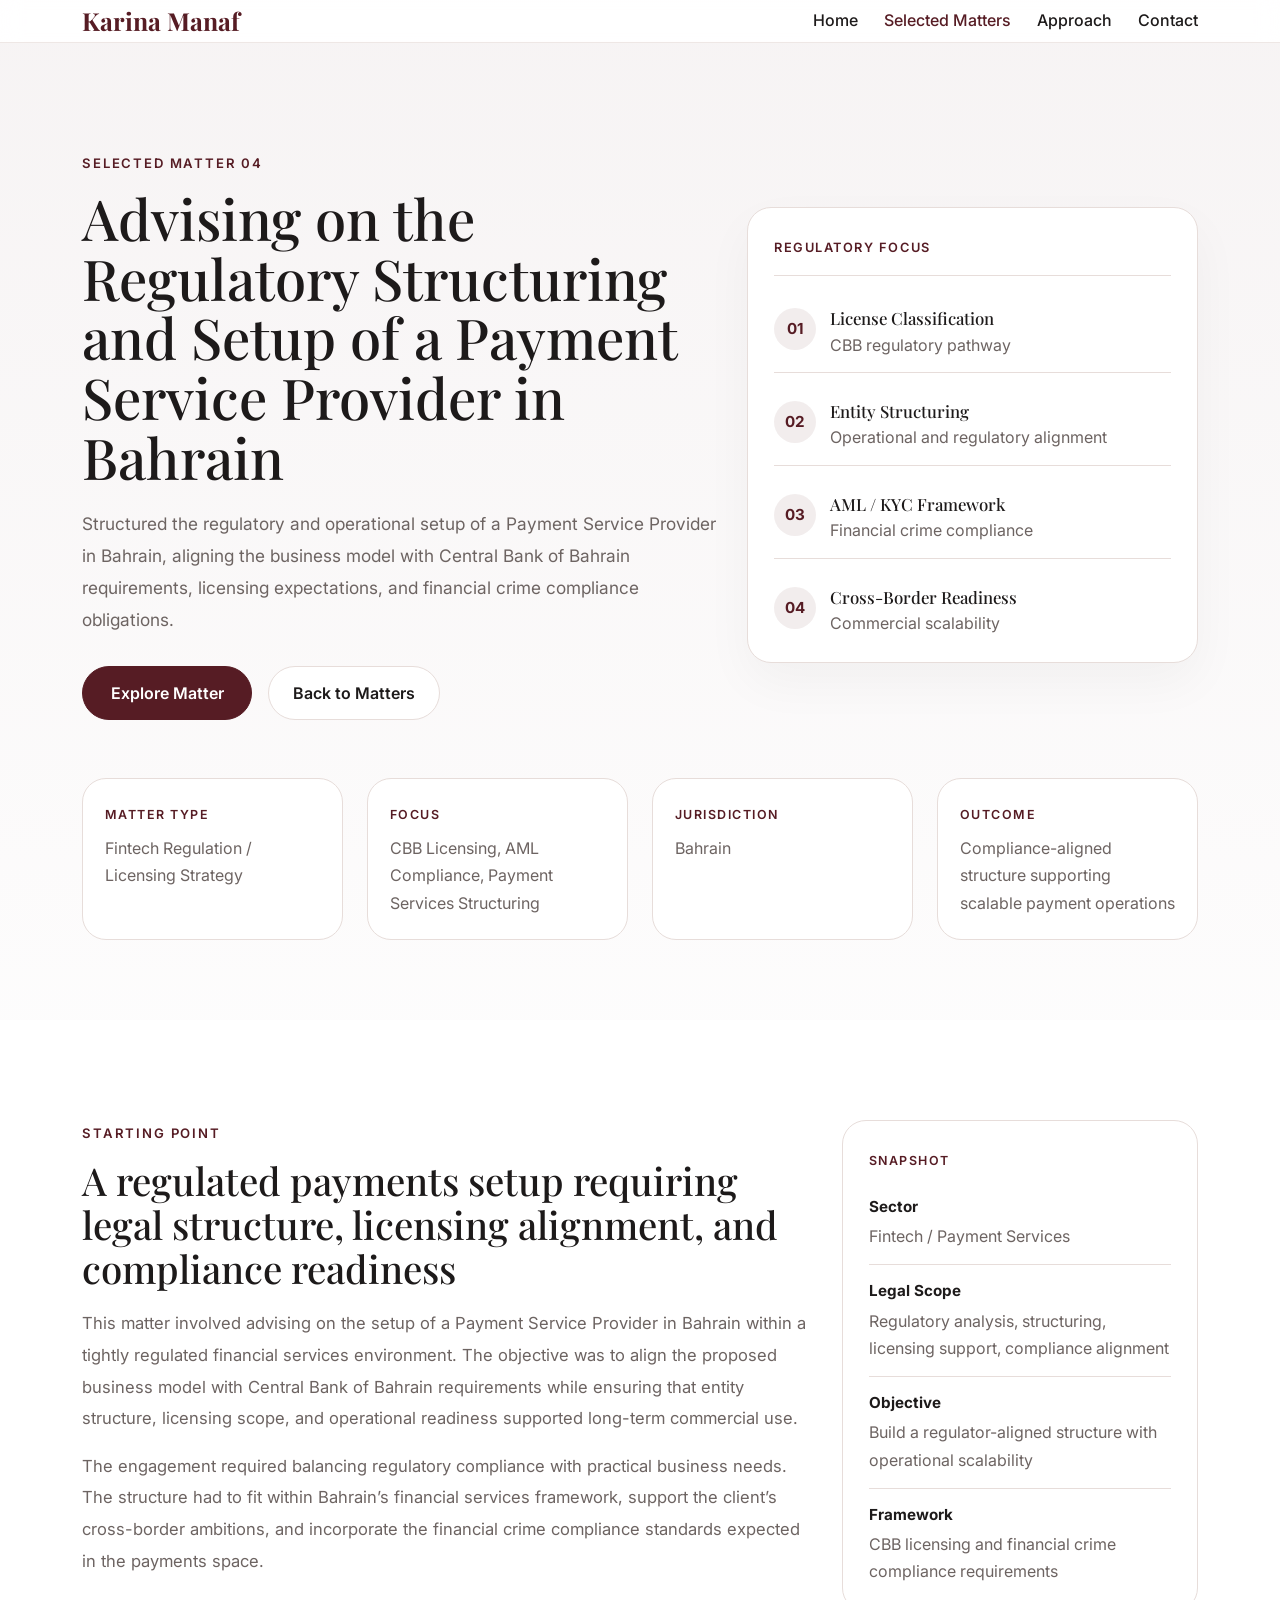
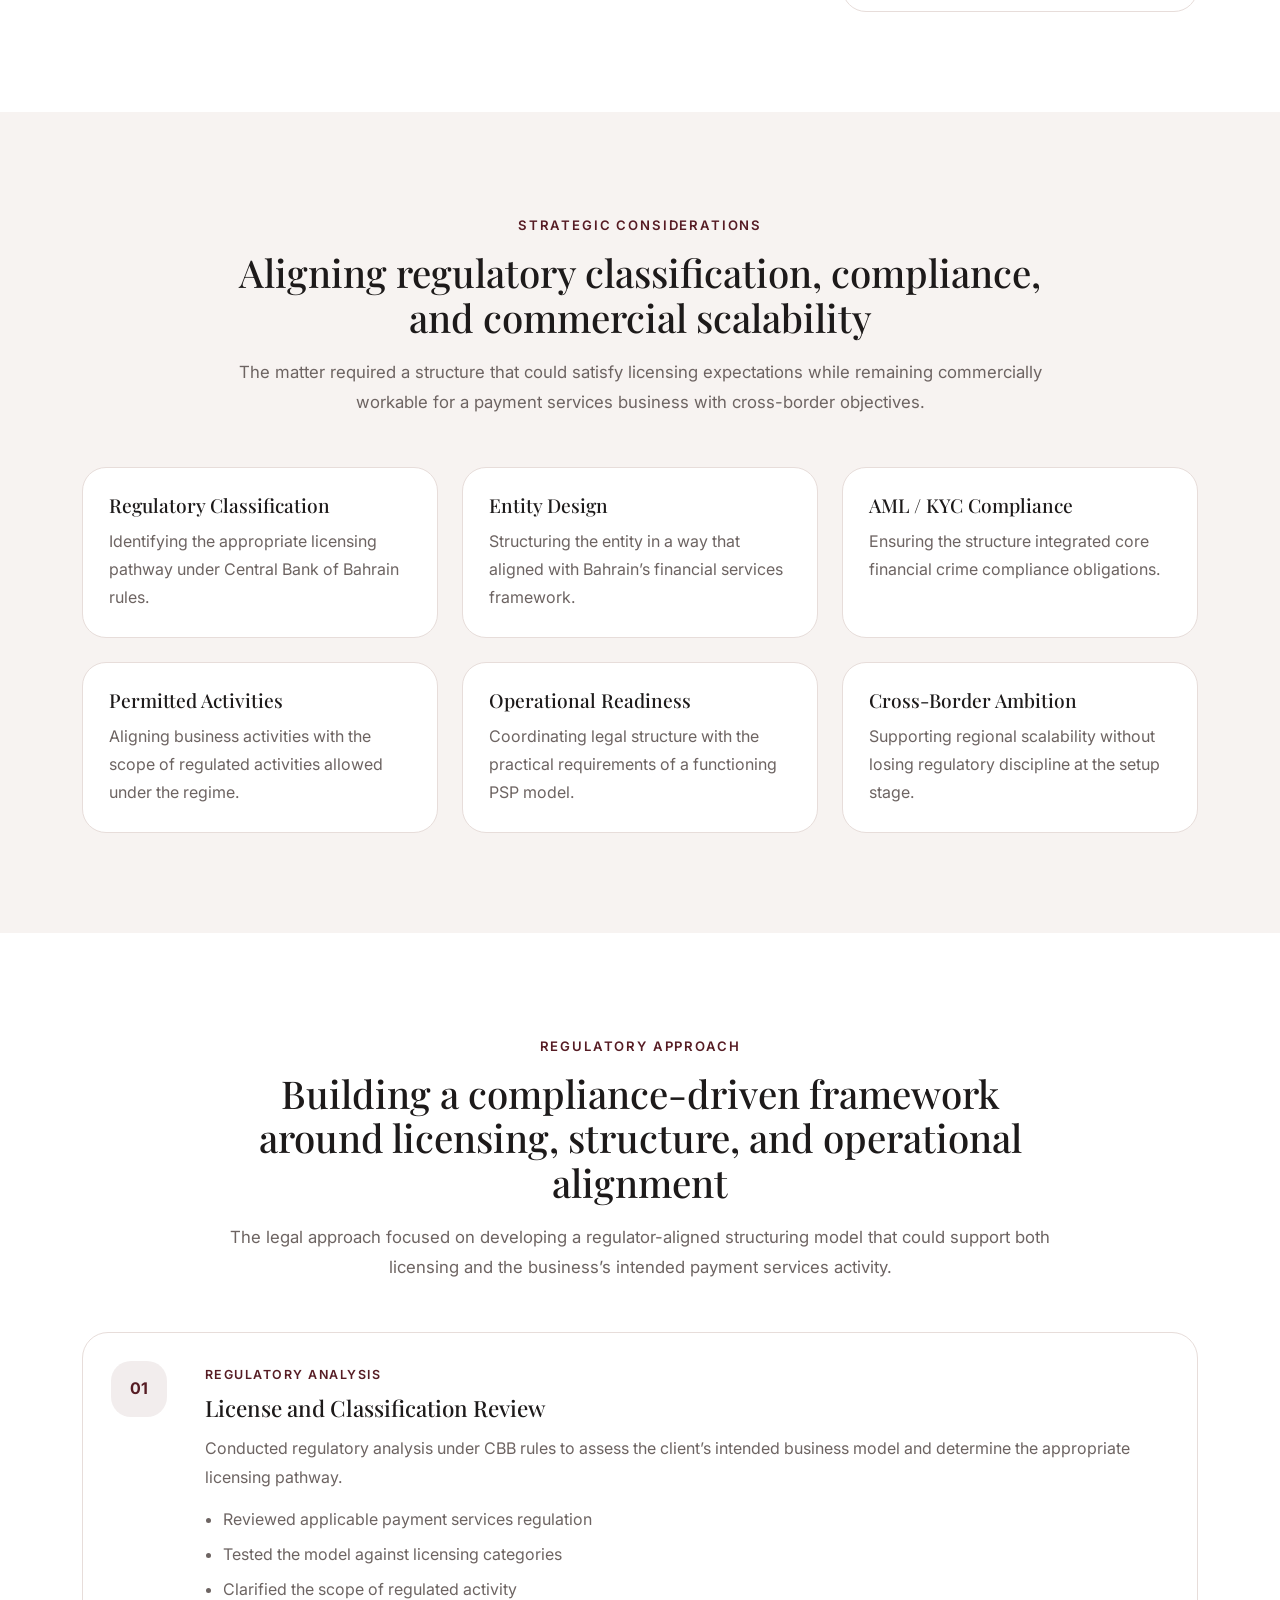
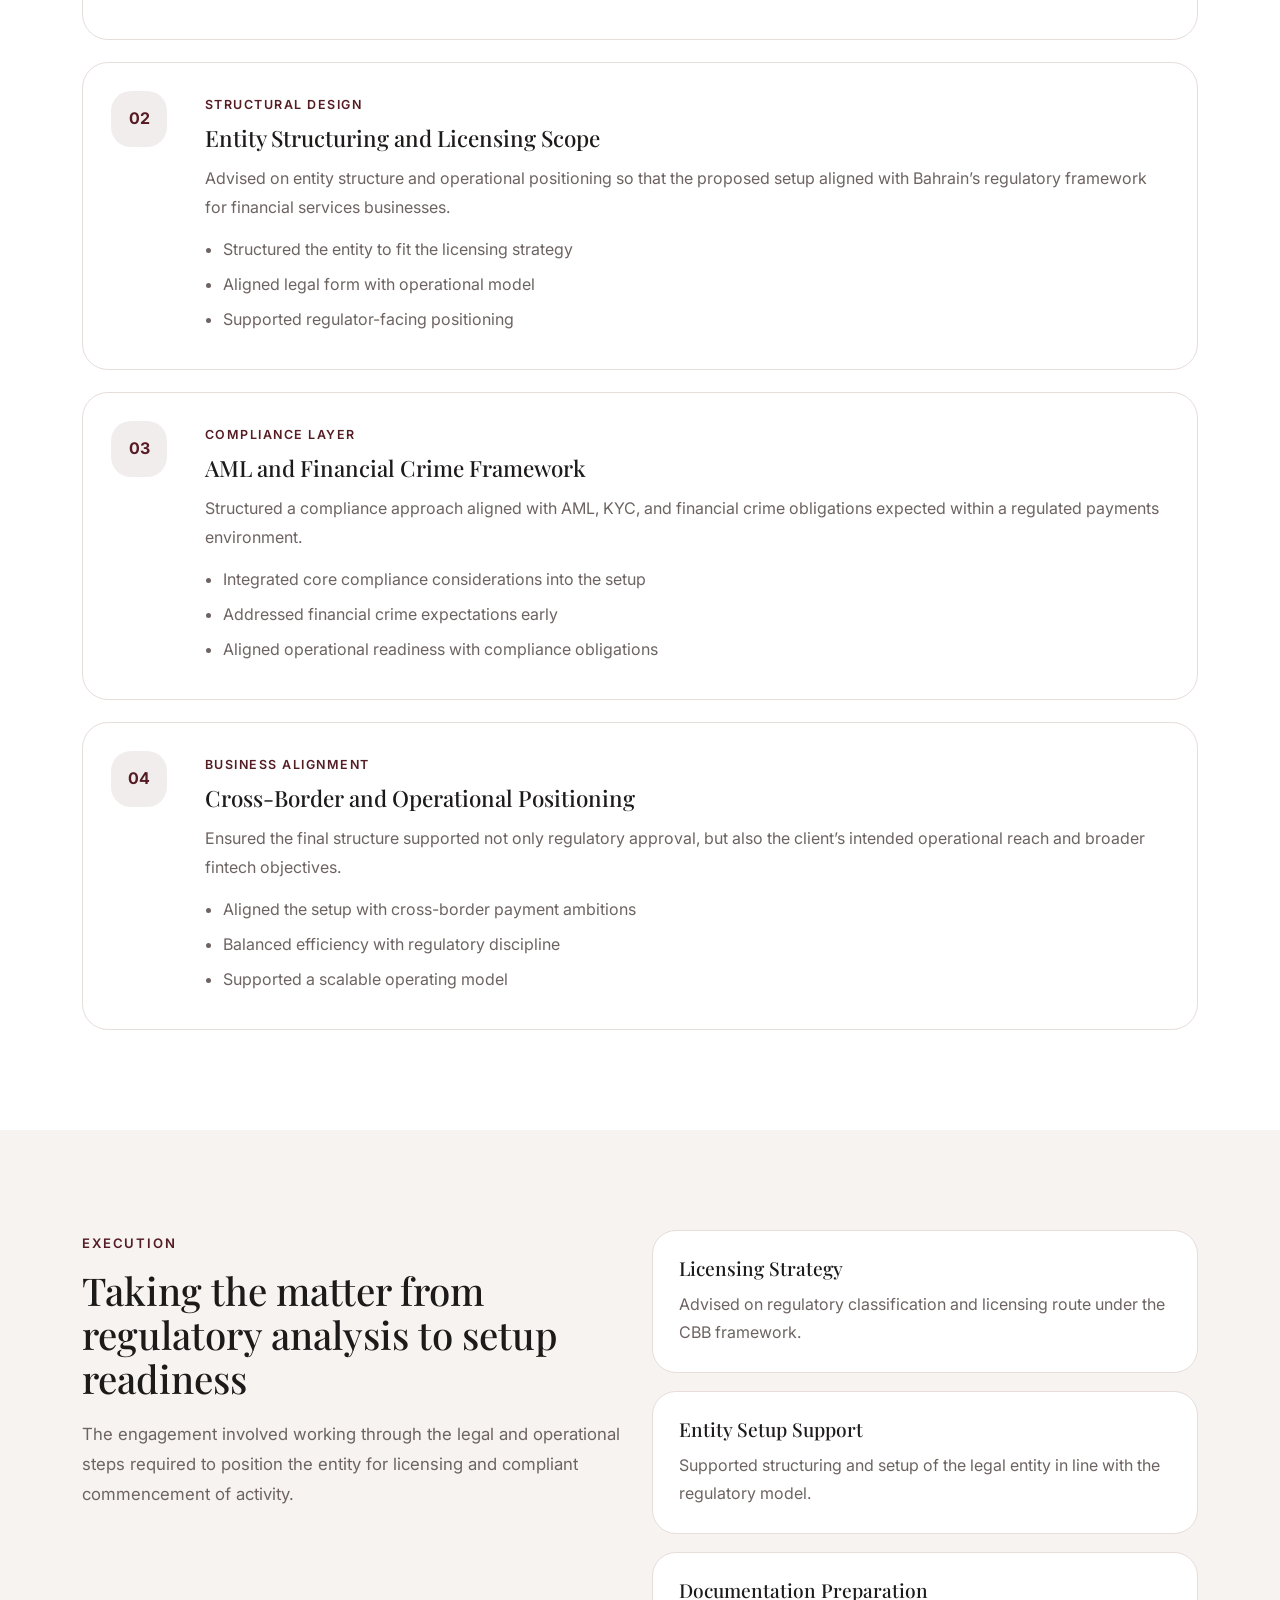
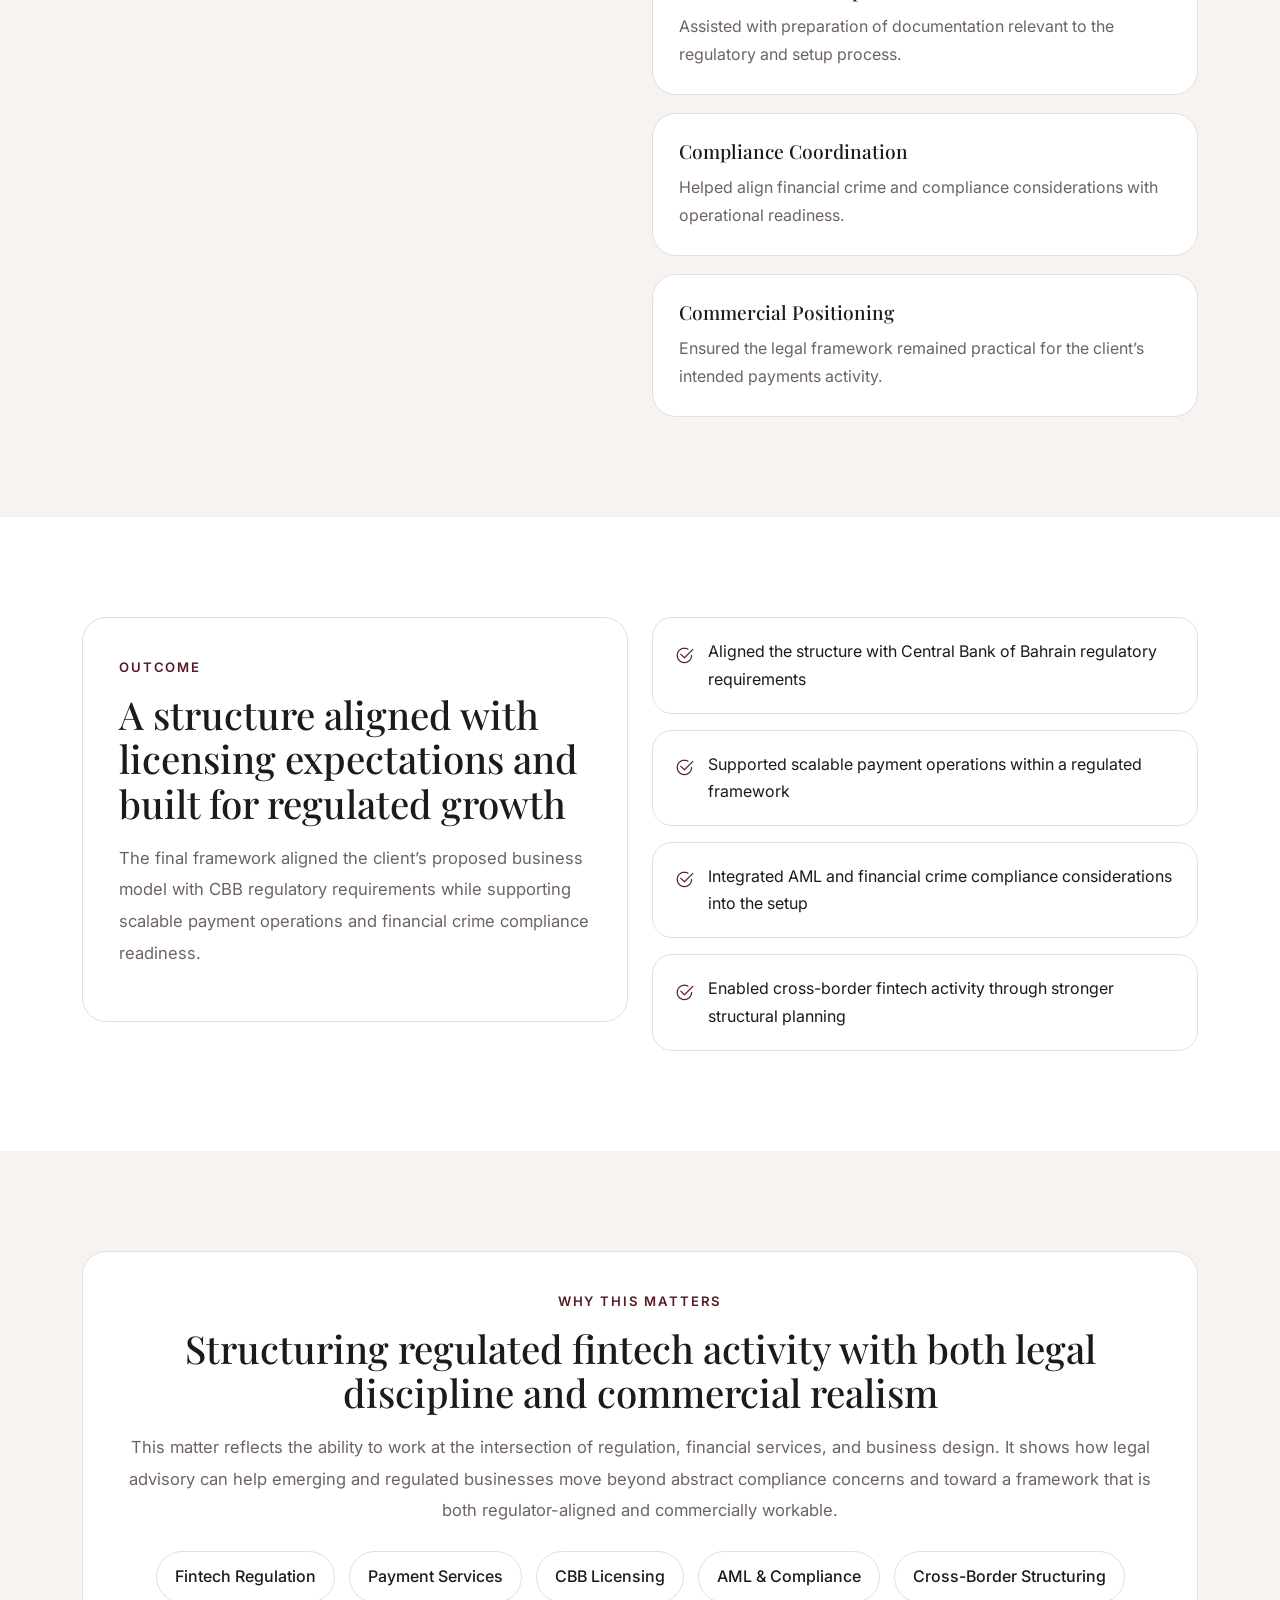
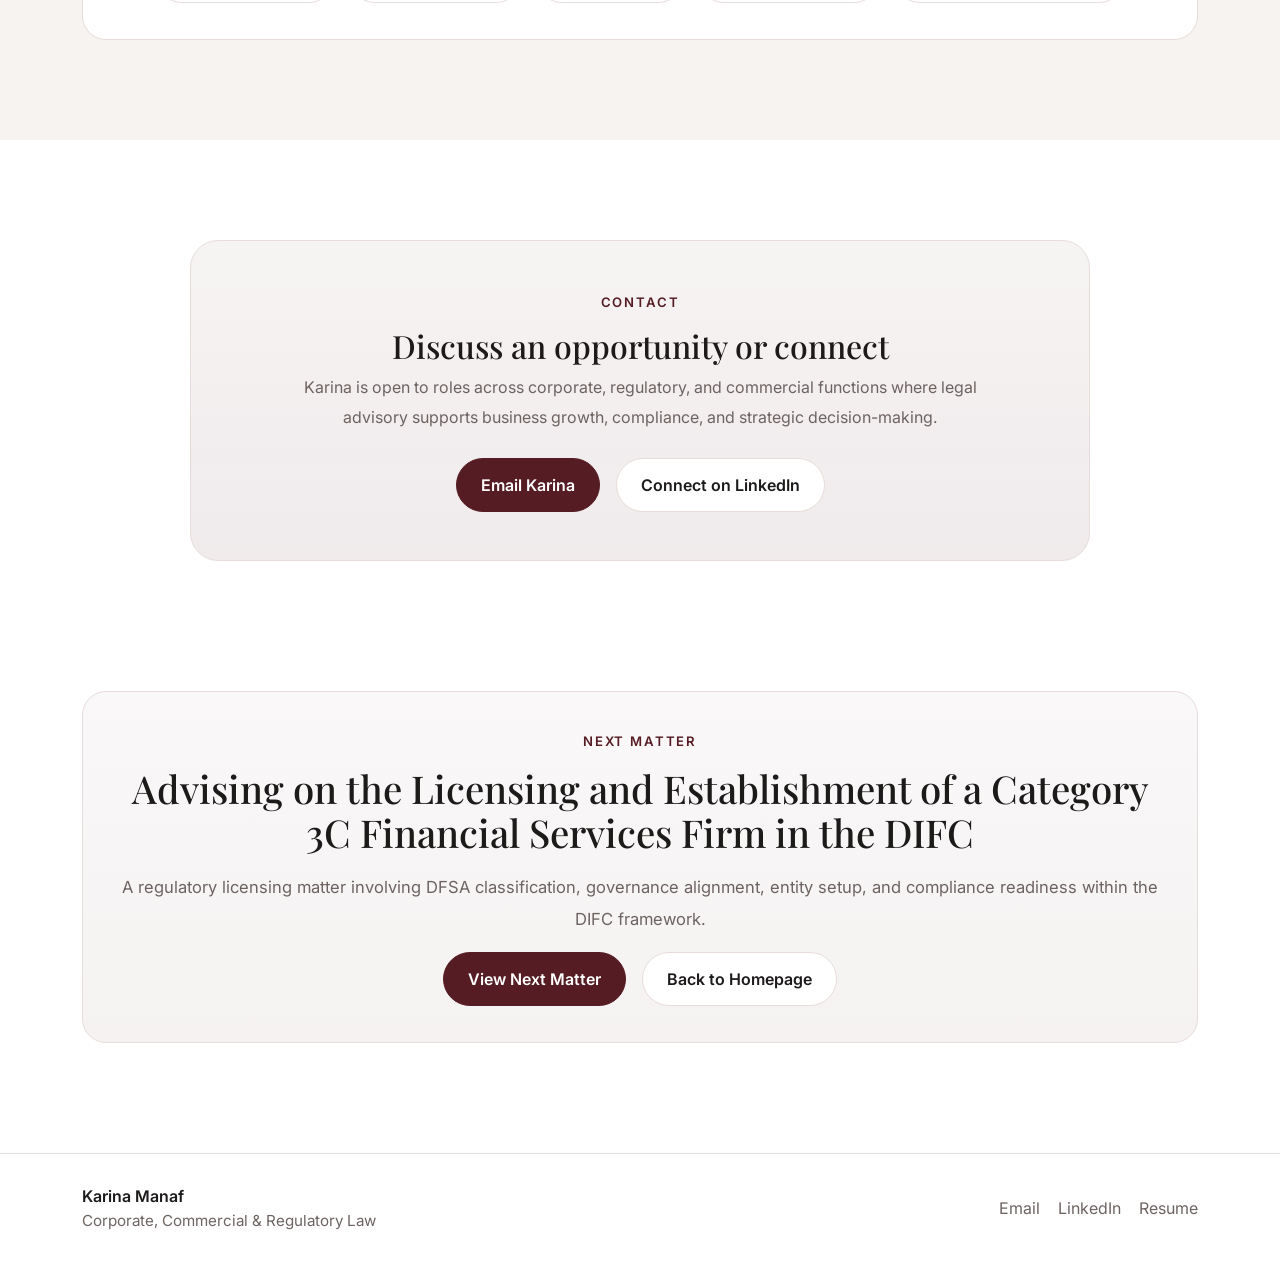
<file: portfolio-details-psp-bahrain.html>
<!DOCTYPE html>
<html lang="en">

<head>
  <meta charset="utf-8">
  <meta content="width=device-width, initial-scale=1.0" name="viewport">

    <!-- Google tag (gtag.js) -->
    <script async src="https://www.googletagmanager.com/gtag/js?id=G-CDSH7WPX0Q"></script>
    <script>
    window.dataLayer = window.dataLayer || [];
    function gtag(){dataLayer.push(arguments);}
    gtag('js', new Date());

    gtag('config', 'G-CDSH7WPX0Q');
    </script>

  <title>Payment Service Provider Setup in Bahrain | Karina Manaf</title>
  <meta name="description" content="Selected legal matter by Karina Manaf covering the regulatory structuring and setup of a Payment Service Provider in Bahrain under the Central Bank of Bahrain framework.">
  <meta name="keywords" content="Karina Manaf, Bahrain PSP, payment service provider, CBB licensing, fintech regulation, legal portfolio, regulatory structuring">

  <meta property="og:image" content="https://karinamanaf.com/assets/img/favicon-og.jpg">
  <meta property="og:title" content="Karina Manaf: Corporate, Commercial & Regulatory Law">
  <meta property="og:description" content="Legal advisory across structuring, transactions, and regulatory frameworks.">
  <meta property="og:type" content="website">
  <meta property="og:url" content="https://karinamanaf.com">

  <!-- Favicon -->
  <link rel="icon" href="assets/img/favicon.ico" type="image/x-icon">

  <!-- PNG fallback -->
  <link rel="icon" type="image/png" sizes="32x32" href="assets/img/favicon-32x32.png">
  <link rel="icon" type="image/png" sizes="16x16" href="assets/img/favicon-16x16.png">

  <!-- Apple (optional but nice) -->
  <link rel="apple-touch-icon" href="assets/img/favicon-32x32.png">
  
  <link rel="preconnect" href="https://fonts.googleapis.com">
  <link rel="preconnect" href="https://fonts.gstatic.com" crossorigin>
  <link href="https://fonts.googleapis.com/css2?family=Inter:wght@400;500;600;700&family=Playfair+Display:wght@600;700;800&display=swap" rel="stylesheet">

  <link href="assets/vendor/bootstrap/css/bootstrap.min.css" rel="stylesheet">
  <link href="assets/vendor/bootstrap-icons/bootstrap-icons.css" rel="stylesheet">
  <link href="assets/vendor/aos/aos.css" rel="stylesheet">
  <link href="assets/vendor/glightbox/css/glightbox.min.css" rel="stylesheet">
  <link href="assets/vendor/swiper/swiper-bundle.min.css" rel="stylesheet">

  <link href="assets/css/style.css" rel="stylesheet">
</head>

<body>

  <header id="header" class="header fixed-top legal-header">
    <div class="container d-flex align-items-center justify-content-between">
      <a href="index.html" class="logo text-decoration-none legal-logo">
        <span>Karina Manaf</span>
      </a>

      <nav id="navbar" class="navbar">
        <ul>
          <li><a href="index.html">Home</a></li>
          <li><a href="index.html#selected-matters" class="active">Selected Matters</a></li>
          <li><a href="index.html#approach">Approach</a></li>
          <li><a href="index.html#contact">Contact</a></li>
        </ul>
        <i class="mobile-nav-toggle d-xl-none bi bi-list"></i>
      </nav>
    </div>
  </header>

  <main id="main">

    <section class="legal-detail-hero">
      <div class="container">
        <div class="row gy-5 align-items-center">
          <div class="col-lg-7">
            <div data-aos="fade-up">
              <div class="legal-kicker">Selected Matter 04</div>
              <h1 class="legal-detail-hero__title">
                Advising on the Regulatory Structuring and Setup of a Payment Service Provider in Bahrain
              </h1>
              <p class="legal-detail-hero__text">
                Structured the regulatory and operational setup of a Payment Service Provider in Bahrain, aligning the business model with Central Bank of Bahrain requirements, licensing expectations, and financial crime compliance obligations.
              </p>

              <div class="legal-detail-hero__actions d-flex flex-wrap gap-3">
                <a href="#matter-overview" class="btn btn-primary legal-btn-primary">Explore Matter</a>
                <a href="index.html#selected-matters" class="btn legal-btn-outline">Back to Matters</a>
              </div>
            </div>
          </div>

          <div class="col-lg-5">
            <div class="legal-structure-preview" data-aos="fade-up" data-aos-delay="120">
              <div class="legal-structure-preview__head">
                <span>Regulatory Focus</span>
              </div>

              <div class="legal-structure-preview__stack">
                <div class="legal-structure-preview__item">
                  <strong>01</strong>
                  <div>
                    <h3>License Classification</h3>
                    <p>CBB regulatory pathway</p>
                  </div>
                </div>

                <div class="legal-structure-preview__item">
                  <strong>02</strong>
                  <div>
                    <h3>Entity Structuring</h3>
                    <p>Operational and regulatory alignment</p>
                  </div>
                </div>

                <div class="legal-structure-preview__item">
                  <strong>03</strong>
                  <div>
                    <h3>AML / KYC Framework</h3>
                    <p>Financial crime compliance</p>
                  </div>
                </div>

                <div class="legal-structure-preview__item">
                  <strong>04</strong>
                  <div>
                    <h3>Cross-Border Readiness</h3>
                    <p>Commercial scalability</p>
                  </div>
                </div>
              </div>
            </div>
          </div>
        </div>

        <div class="row g-4 legal-detail-meta-row" data-aos="fade-up" data-aos-delay="180">
          <div class="col-md-6 col-xl-3">
            <div class="legal-detail-meta-card">
              <span class="legal-detail-meta-card__label">Matter Type</span>
              <p>Fintech Regulation / Licensing Strategy</p>
            </div>
          </div>

          <div class="col-md-6 col-xl-3">
            <div class="legal-detail-meta-card">
              <span class="legal-detail-meta-card__label">Focus</span>
              <p>CBB Licensing, AML Compliance, Payment Services Structuring</p>
            </div>
          </div>

          <div class="col-md-6 col-xl-3">
            <div class="legal-detail-meta-card">
              <span class="legal-detail-meta-card__label">Jurisdiction</span>
              <p>Bahrain</p>
            </div>
          </div>

          <div class="col-md-6 col-xl-3">
            <div class="legal-detail-meta-card">
              <span class="legal-detail-meta-card__label">Outcome</span>
              <p>Compliance-aligned structure supporting scalable payment operations</p>
            </div>
          </div>
        </div>
      </div>
    </section>

    <section id="matter-overview" class="cs-section">
      <div class="container">
        <div class="row gy-5">
          <div class="col-lg-8">
            <div class="legal-detail-content" data-aos="fade-up">
              <div class="legal-kicker">Starting Point</div>
              <h2>A regulated payments setup requiring legal structure, licensing alignment, and compliance readiness</h2>
              <p>
                This matter involved advising on the setup of a Payment Service Provider in Bahrain within a tightly regulated financial services environment. The objective was to align the proposed business model with Central Bank of Bahrain requirements while ensuring that entity structure, licensing scope, and operational readiness supported long-term commercial use.
              </p>
              <p>
                The engagement required balancing regulatory compliance with practical business needs. The structure had to fit within Bahrain’s financial services framework, support the client’s cross-border ambitions, and incorporate the financial crime compliance standards expected in the payments space.
              </p>
            </div>
          </div>

          <div class="col-lg-4">
            <div class="legal-sidebar-card" data-aos="fade-up" data-aos-delay="120">
              <div class="legal-sidebar-card__label">Snapshot</div>
              <ul class="legal-sidebar-list">
                <li><strong>Sector</strong><span>Fintech / Payment Services</span></li>
                <li><strong>Legal Scope</strong><span>Regulatory analysis, structuring, licensing support, compliance alignment</span></li>
                <li><strong>Objective</strong><span>Build a regulator-aligned structure with operational scalability</span></li>
                <li><strong>Framework</strong><span>CBB licensing and financial crime compliance requirements</span></li>
              </ul>
            </div>
          </div>
        </div>
      </div>
    </section>

    <section class="cs-section legal-section-soft">
      <div class="container">
        <div class="cs-section__head" data-aos="fade-up">
          <div class="cs-section__kicker legal-kicker">Strategic Considerations</div>
          <h2>Aligning regulatory classification, compliance, and commercial scalability</h2>
          <p>
            The matter required a structure that could satisfy licensing expectations while remaining commercially workable for a payment services business with cross-border objectives.
          </p>
        </div>

        <div class="row g-4">
          <div class="col-md-6 col-lg-4">
            <div class="legal-challenge-card" data-aos="fade-up" data-aos-delay="50">
              <h3>Regulatory Classification</h3>
              <p>Identifying the appropriate licensing pathway under Central Bank of Bahrain rules.</p>
            </div>
          </div>

          <div class="col-md-6 col-lg-4">
            <div class="legal-challenge-card" data-aos="fade-up" data-aos-delay="100">
              <h3>Entity Design</h3>
              <p>Structuring the entity in a way that aligned with Bahrain’s financial services framework.</p>
            </div>
          </div>

          <div class="col-md-6 col-lg-4">
            <div class="legal-challenge-card" data-aos="fade-up" data-aos-delay="150">
              <h3>AML / KYC Compliance</h3>
              <p>Ensuring the structure integrated core financial crime compliance obligations.</p>
            </div>
          </div>

          <div class="col-md-6 col-lg-4">
            <div class="legal-challenge-card" data-aos="fade-up" data-aos-delay="200">
              <h3>Permitted Activities</h3>
              <p>Aligning business activities with the scope of regulated activities allowed under the regime.</p>
            </div>
          </div>

          <div class="col-md-6 col-lg-4">
            <div class="legal-challenge-card" data-aos="fade-up" data-aos-delay="250">
              <h3>Operational Readiness</h3>
              <p>Coordinating legal structure with the practical requirements of a functioning PSP model.</p>
            </div>
          </div>

          <div class="col-md-6 col-lg-4">
            <div class="legal-challenge-card" data-aos="fade-up" data-aos-delay="300">
              <h3>Cross-Border Ambition</h3>
              <p>Supporting regional scalability without losing regulatory discipline at the setup stage.</p>
            </div>
          </div>
        </div>
      </div>
    </section>

    <section class="cs-section">
      <div class="container">
        <div class="cs-section__head" data-aos="fade-up">
          <div class="cs-section__kicker legal-kicker">Regulatory Approach</div>
          <h2>Building a compliance-driven framework around licensing, structure, and operational alignment</h2>
          <p>
            The legal approach focused on developing a regulator-aligned structuring model that could support both licensing and the business’s intended payment services activity.
          </p>
        </div>

        <div class="legal-structure-timeline">
          <div class="legal-structure-timeline__item" data-aos="fade-up" data-aos-delay="50">
            <div class="legal-structure-timeline__number">01</div>
            <div class="legal-structure-timeline__content">
              <span class="legal-structure-timeline__eyebrow">Regulatory Analysis</span>
              <h3>License and Classification Review</h3>
              <p>
                Conducted regulatory analysis under CBB rules to assess the client’s intended business model and determine the appropriate licensing pathway.
              </p>
              <ul>
                <li>Reviewed applicable payment services regulation</li>
                <li>Tested the model against licensing categories</li>
                <li>Clarified the scope of regulated activity</li>
              </ul>
            </div>
          </div>

          <div class="legal-structure-timeline__item" data-aos="fade-up" data-aos-delay="100">
            <div class="legal-structure-timeline__number">02</div>
            <div class="legal-structure-timeline__content">
              <span class="legal-structure-timeline__eyebrow">Structural Design</span>
              <h3>Entity Structuring and Licensing Scope</h3>
              <p>
                Advised on entity structure and operational positioning so that the proposed setup aligned with Bahrain’s regulatory framework for financial services businesses.
              </p>
              <ul>
                <li>Structured the entity to fit the licensing strategy</li>
                <li>Aligned legal form with operational model</li>
                <li>Supported regulator-facing positioning</li>
              </ul>
            </div>
          </div>

          <div class="legal-structure-timeline__item" data-aos="fade-up" data-aos-delay="150">
            <div class="legal-structure-timeline__number">03</div>
            <div class="legal-structure-timeline__content">
              <span class="legal-structure-timeline__eyebrow">Compliance Layer</span>
              <h3>AML and Financial Crime Framework</h3>
              <p>
                Structured a compliance approach aligned with AML, KYC, and financial crime obligations expected within a regulated payments environment.
              </p>
              <ul>
                <li>Integrated core compliance considerations into the setup</li>
                <li>Addressed financial crime expectations early</li>
                <li>Aligned operational readiness with compliance obligations</li>
              </ul>
            </div>
          </div>

          <div class="legal-structure-timeline__item" data-aos="fade-up" data-aos-delay="200">
            <div class="legal-structure-timeline__number">04</div>
            <div class="legal-structure-timeline__content">
              <span class="legal-structure-timeline__eyebrow">Business Alignment</span>
              <h3>Cross-Border and Operational Positioning</h3>
              <p>
                Ensured the final structure supported not only regulatory approval, but also the client’s intended operational reach and broader fintech objectives.
              </p>
              <ul>
                <li>Aligned the setup with cross-border payment ambitions</li>
                <li>Balanced efficiency with regulatory discipline</li>
                <li>Supported a scalable operating model</li>
              </ul>
            </div>
          </div>
        </div>
      </div>
    </section>

    <section class="cs-section legal-section-soft">
      <div class="container">
        <div class="row gy-5 align-items-start">
          <div class="col-lg-6">
            <div class="cs-section__head text-start mb-0" data-aos="fade-up">
              <div class="cs-section__kicker legal-kicker">Execution</div>
              <h2>Taking the matter from regulatory analysis to setup readiness</h2>
              <p>
                The engagement involved working through the legal and operational steps required to position the entity for licensing and compliant commencement of activity.
              </p>
            </div>
          </div>

          <div class="col-lg-6">
            <div class="legal-execution-grid" data-aos="fade-up" data-aos-delay="100">
              <div class="legal-execution-card">
                <h3>Licensing Strategy</h3>
                <p>Advised on regulatory classification and licensing route under the CBB framework.</p>
              </div>

              <div class="legal-execution-card">
                <h3>Entity Setup Support</h3>
                <p>Supported structuring and setup of the legal entity in line with the regulatory model.</p>
              </div>

              <div class="legal-execution-card">
                <h3>Documentation Preparation</h3>
                <p>Assisted with preparation of documentation relevant to the regulatory and setup process.</p>
              </div>

              <div class="legal-execution-card">
                <h3>Compliance Coordination</h3>
                <p>Helped align financial crime and compliance considerations with operational readiness.</p>
              </div>

              <div class="legal-execution-card">
                <h3>Commercial Positioning</h3>
                <p>Ensured the legal framework remained practical for the client’s intended payments activity.</p>
              </div>
            </div>
          </div>
        </div>
      </div>
    </section>

    <section class="cs-section">
      <div class="container">
        <div class="row gy-5">
          <div class="col-lg-6">
            <div class="legal-outcome-box" data-aos="fade-up">
              <div class="legal-kicker">Outcome</div>
              <h2>A structure aligned with licensing expectations and built for regulated growth</h2>
              <p>
                The final framework aligned the client’s proposed business model with CBB regulatory requirements while supporting scalable payment operations and financial crime compliance readiness.
              </p>
            </div>
          </div>

          <div class="col-lg-6">
            <div class="legal-outcome-list" data-aos="fade-up" data-aos-delay="120">
              <div class="legal-outcome-list__item">
                <i class="bi bi-check2-circle"></i>
                <span>Aligned the structure with Central Bank of Bahrain regulatory requirements</span>
              </div>
              <div class="legal-outcome-list__item">
                <i class="bi bi-check2-circle"></i>
                <span>Supported scalable payment operations within a regulated framework</span>
              </div>
              <div class="legal-outcome-list__item">
                <i class="bi bi-check2-circle"></i>
                <span>Integrated AML and financial crime compliance considerations into the setup</span>
              </div>
              <div class="legal-outcome-list__item">
                <i class="bi bi-check2-circle"></i>
                <span>Enabled cross-border fintech activity through stronger structural planning</span>
              </div>
            </div>
          </div>
        </div>
      </div>
    </section>

    <section class="cs-section legal-section-soft">
      <div class="container">
        <div class="legal-reflection-box text-center" data-aos="fade-up">
          <div class="legal-kicker">Why This Matters</div>
          <h2>Structuring regulated fintech activity with both legal discipline and commercial realism</h2>
          <p>
            This matter reflects the ability to work at the intersection of regulation, financial services, and business design. It shows how legal advisory can help emerging and regulated businesses move beyond abstract compliance concerns and toward a framework that is both regulator-aligned and commercially workable.
          </p>

          <div class="legal-chip-grid justify-content-center mt-4">
            <span class="legal-chip">Fintech Regulation</span>
            <span class="legal-chip">Payment Services</span>
            <span class="legal-chip">CBB Licensing</span>
            <span class="legal-chip">AML &amp; Compliance</span>
            <span class="legal-chip">Cross-Border Structuring</span>
          </div>
        </div>
      </div>
    </section>

    <section class="cs-section">
      <div class="container">
        <div class="legal-inline-cta text-center" data-aos="fade-up">
          <div class="legal-kicker">Contact</div>
          <h2>Discuss an opportunity or connect</h2>
          <p>
            Karina is open to roles across corporate, regulatory, and commercial functions where legal advisory supports business growth, compliance, and strategic decision-making.
          </p>

          <div class="d-flex flex-wrap gap-3 justify-content-center">
            <a href="mailto:karinamanaf51@gmail.com" class="btn btn-primary legal-btn-primary">Email Karina</a>
            <a href="https://www.linkedin.com/in/karina-manaf/" target="_blank" class="btn legal-btn-outline">Connect on LinkedIn</a>
          </div>
        </div>
      </div>
    </section>

    <section class="cs-section legal-next-matter">
      <div class="container">
        <div class="legal-next-matter__box" data-aos="fade-up">
          <div class="legal-kicker">Next Matter</div>
          <h2>Advising on the Licensing and Establishment of a Category 3C Financial Services Firm in the DIFC</h2>
          <p>
            A regulatory licensing matter involving DFSA classification, governance alignment, entity setup, and compliance readiness within the DIFC framework.
          </p>

          <div class="d-flex flex-wrap gap-3 justify-content-center">
            <a href="portfolio-details-dfsa-3c.html" class="btn btn-primary legal-btn-primary">View Next Matter</a>
            <a href="index.html" class="btn legal-btn-outline">Back to Homepage</a>
          </div>
        </div>
      </div>
    </section>

  </main>

  <script src="assets/vendor/bootstrap/js/bootstrap.bundle.min.js"></script>
  <script src="assets/vendor/aos/aos.js"></script>
  <script src="assets/vendor/glightbox/js/glightbox.min.js"></script>
  <script src="assets/vendor/swiper/swiper-bundle.min.js"></script>
  <script src="assets/js/main.js"></script>

  <footer class="site-footer">
  <div class="container">
    <div class="site-footer__inner">
      <div>
        <div class="site-footer__brand">Karina Manaf</div>
        <div class="site-footer__meta">Corporate, Commercial &amp; Regulatory Law</div>
      </div>

      <div class="site-footer__links">
        <a href="mailto:karinamanaf51@gmail.com">Email</a>
        <a href="https://www.linkedin.com/in/karina-manaf/" target="_blank">LinkedIn</a>
        <a href="assets/resume/Resume-Corporate-Commercial-Lawyer-Karina-Manaf-2026.pdf" target="_blank">Resume</a>
      </div>
    </div>
  </div>
</footer>

</body>

</html>
</file>
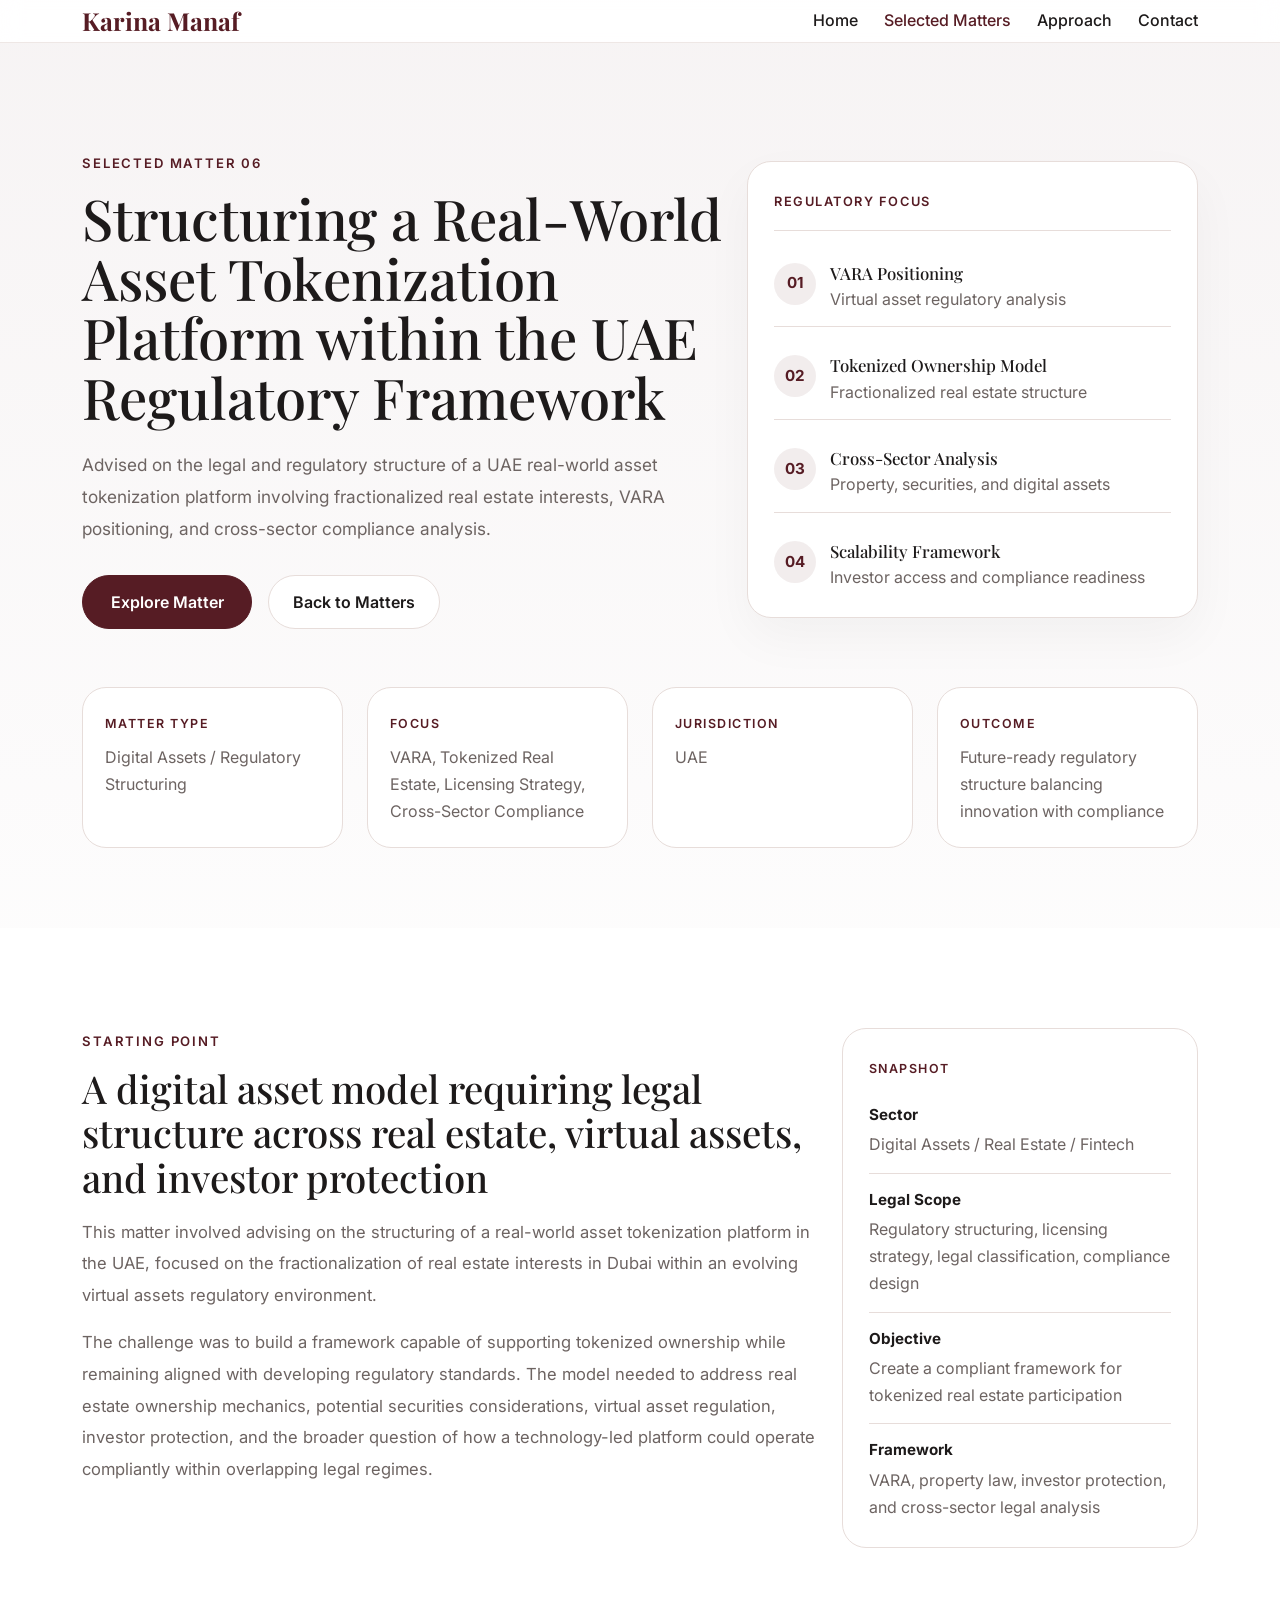
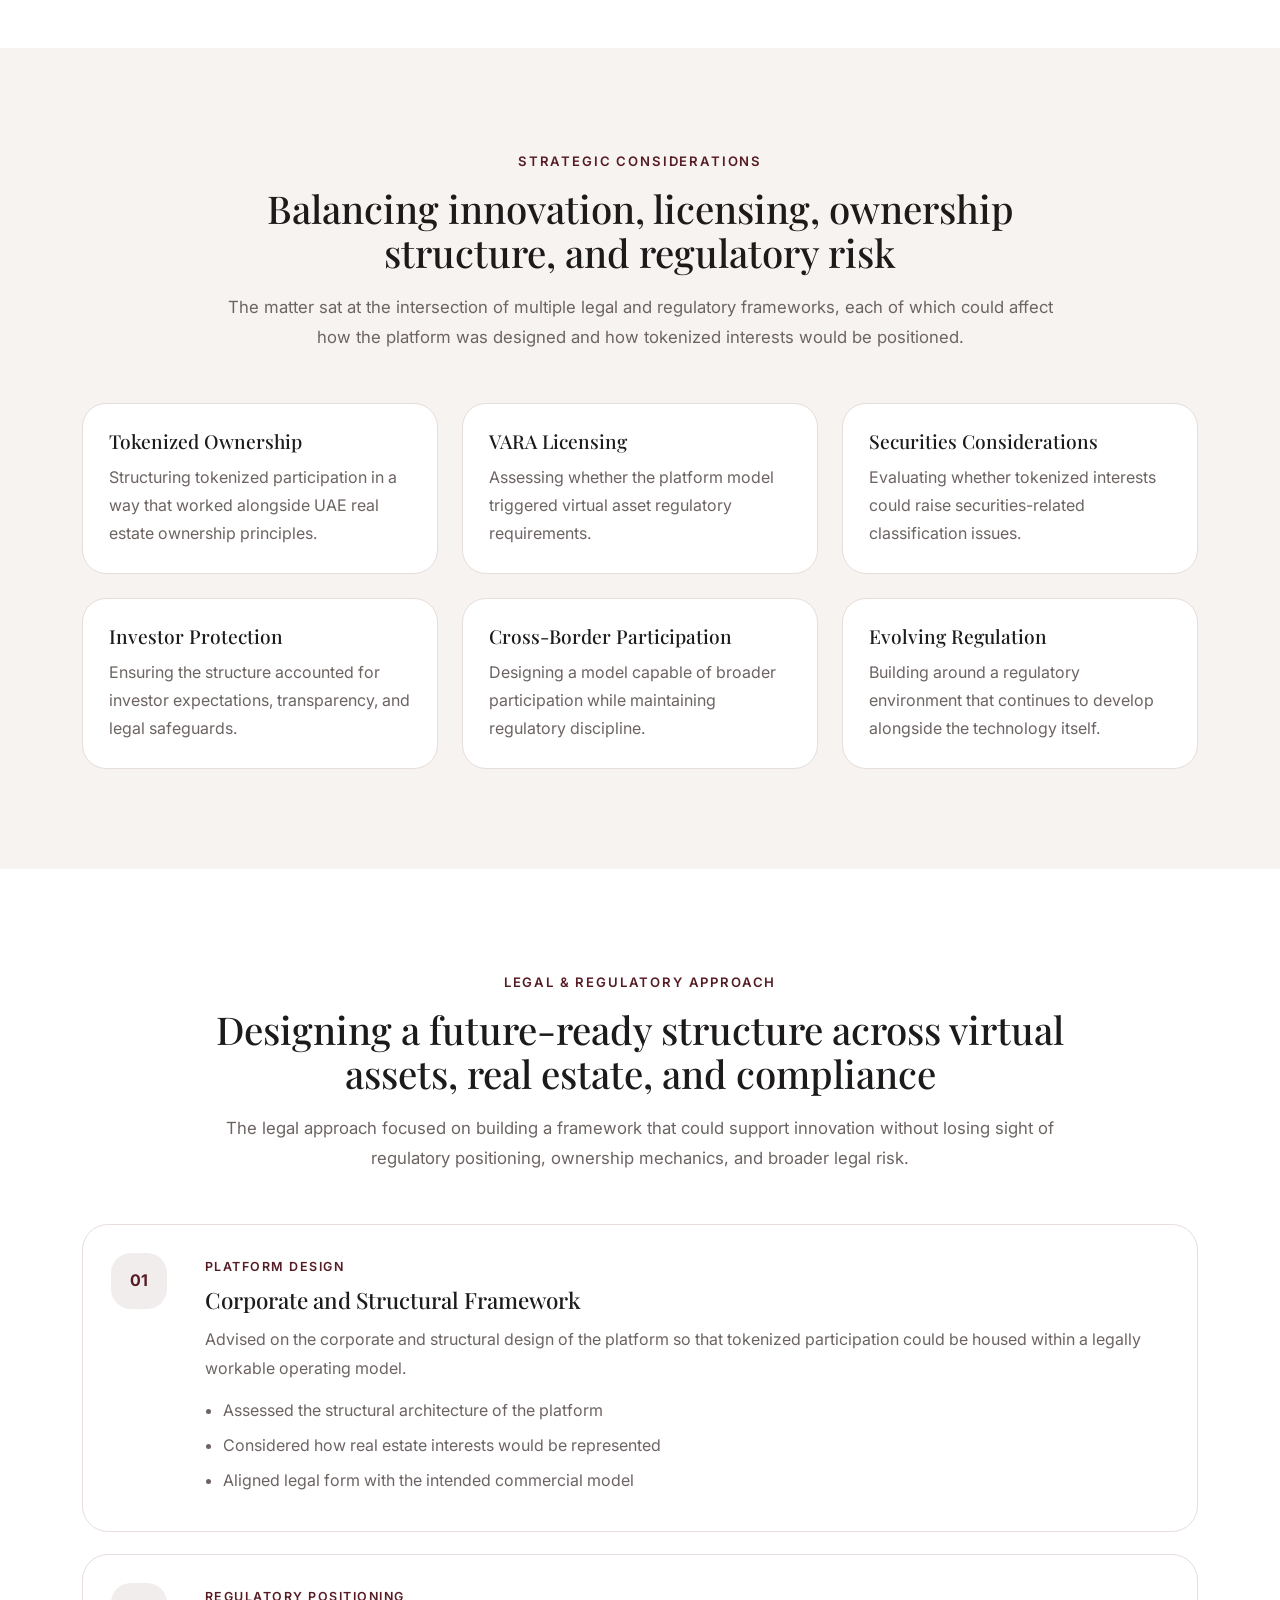
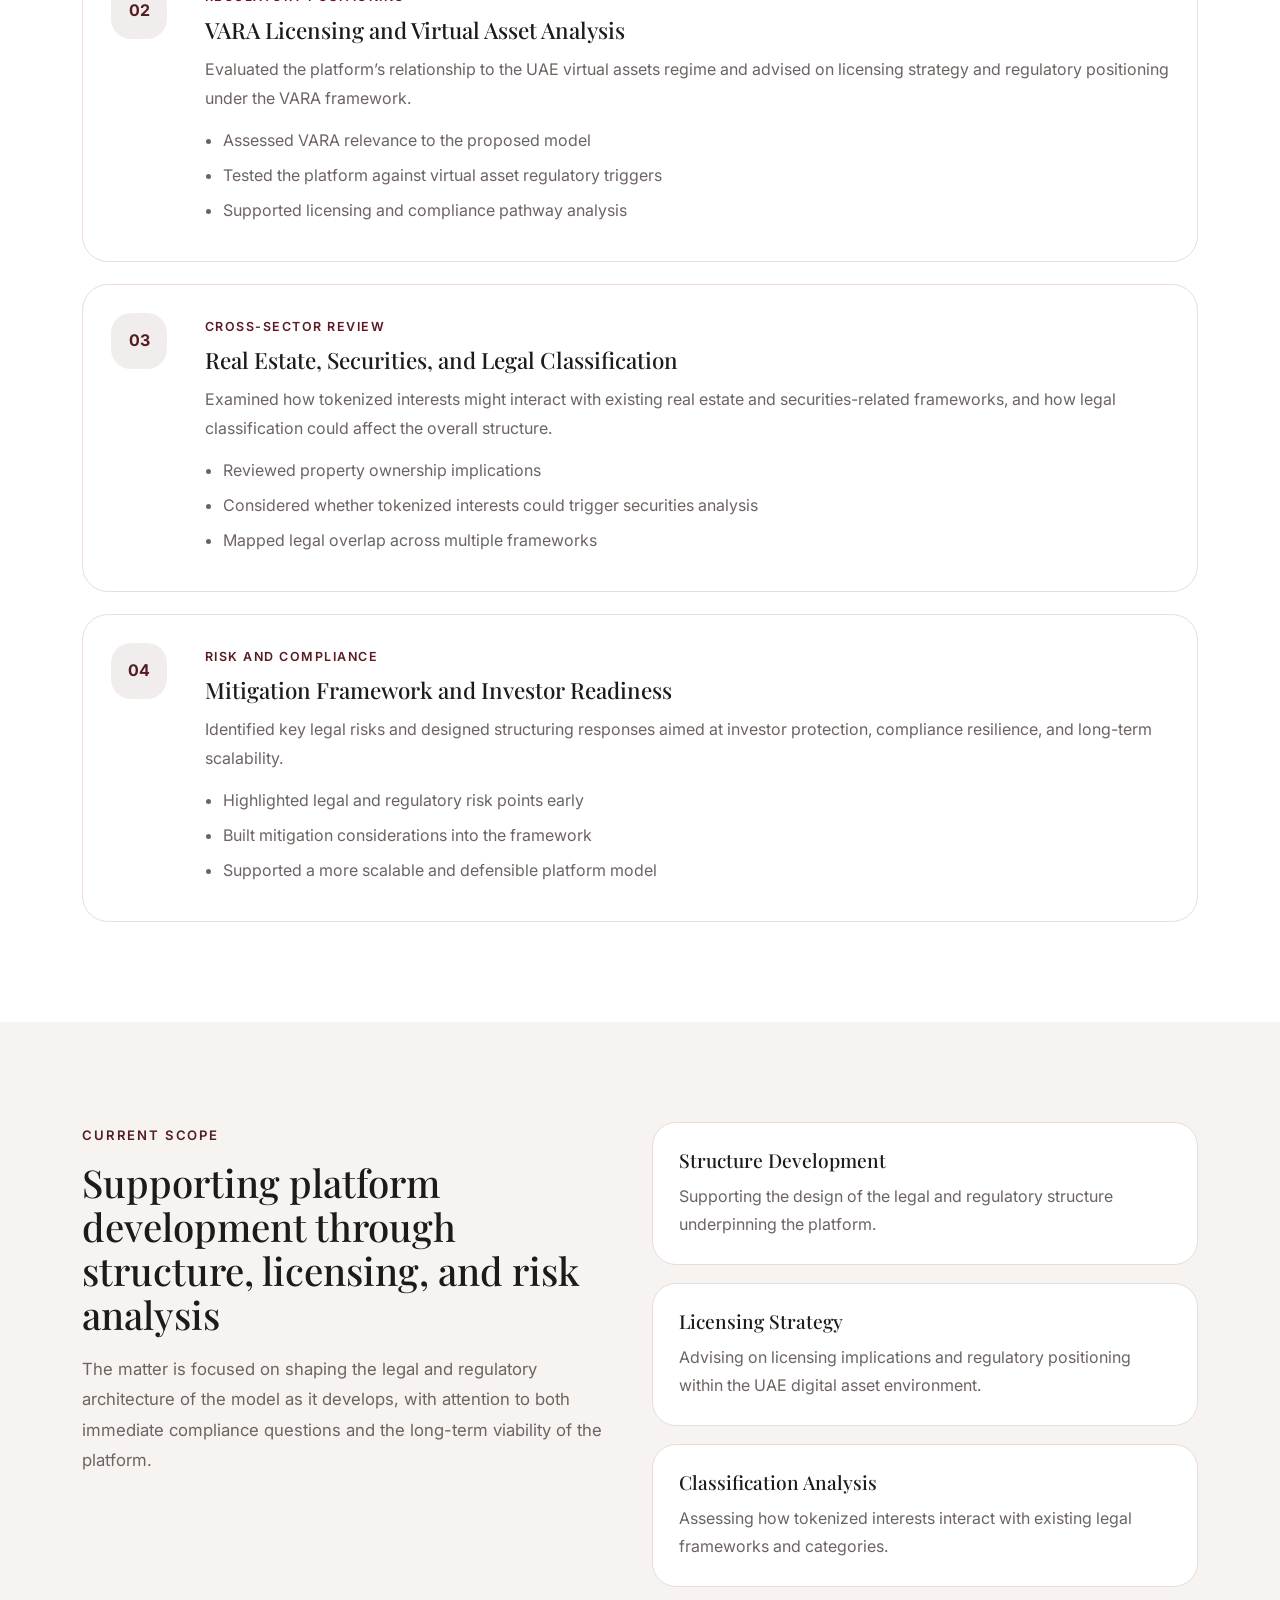
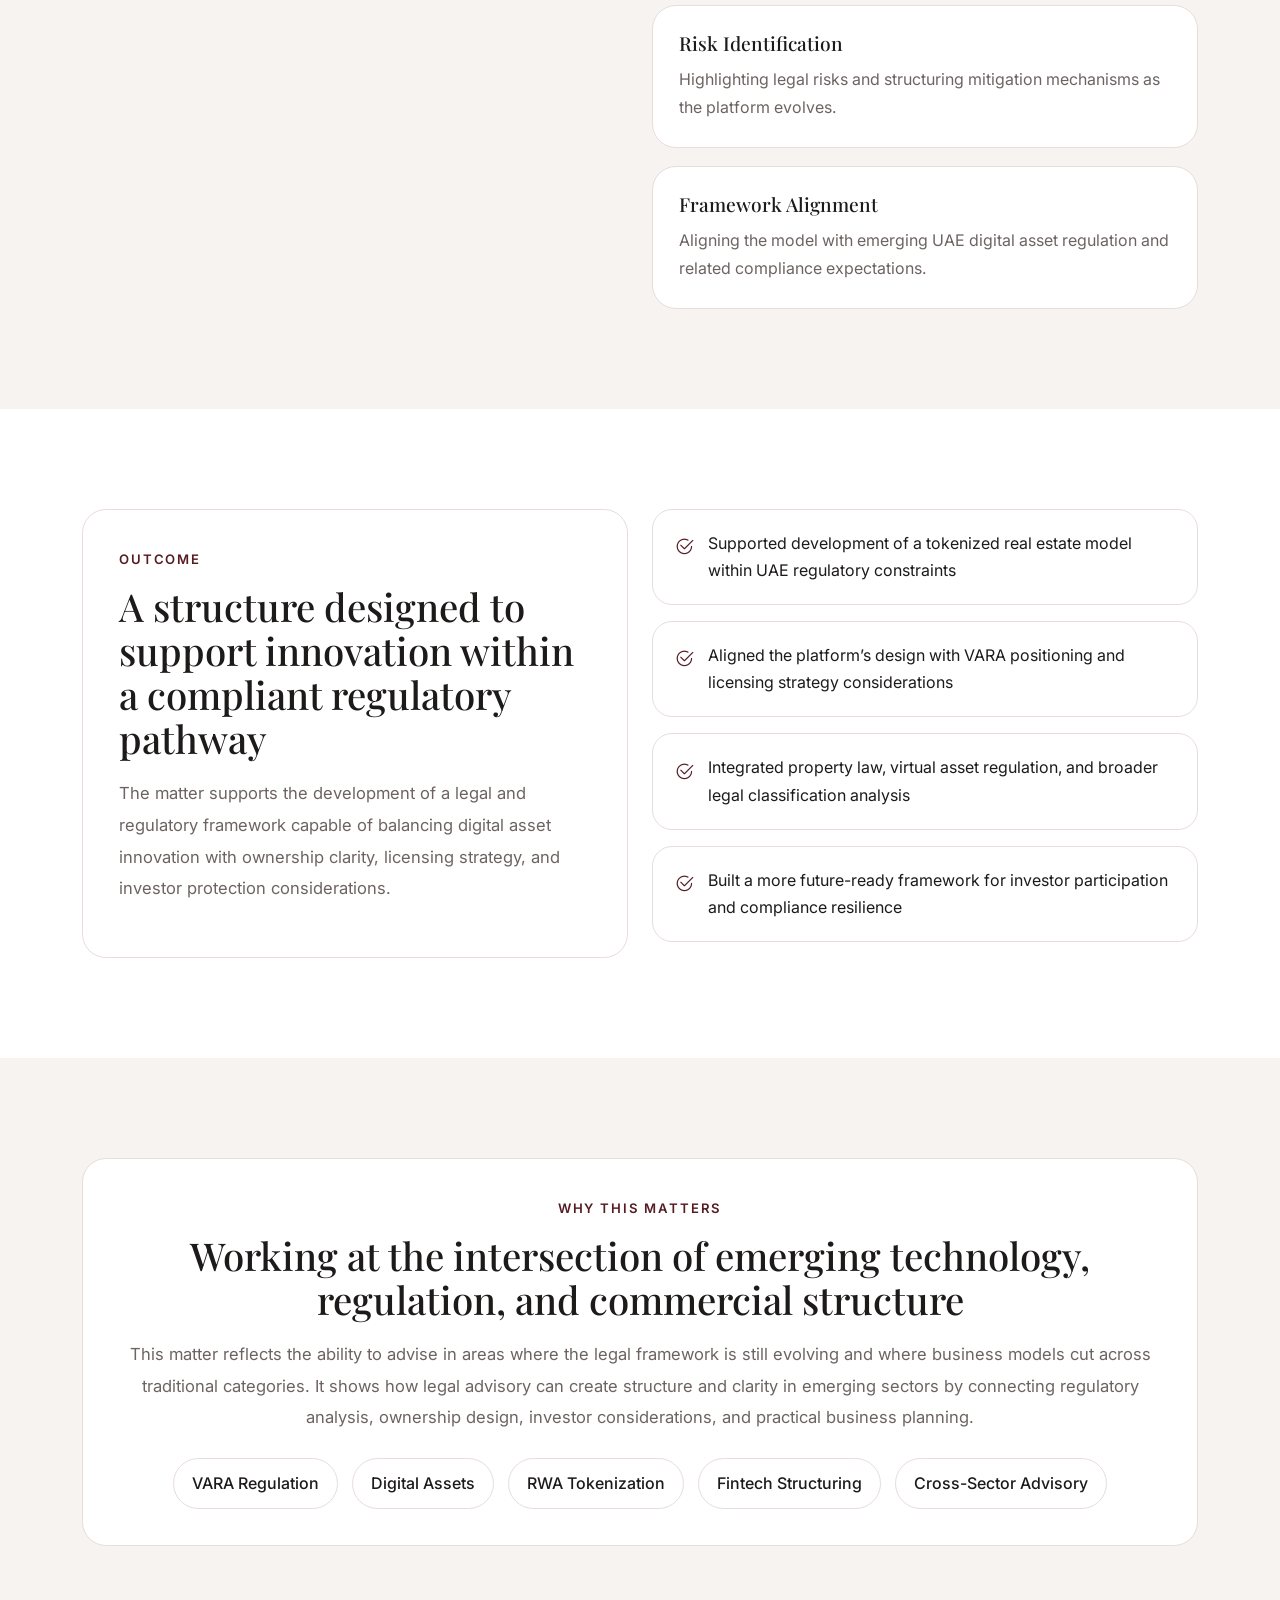
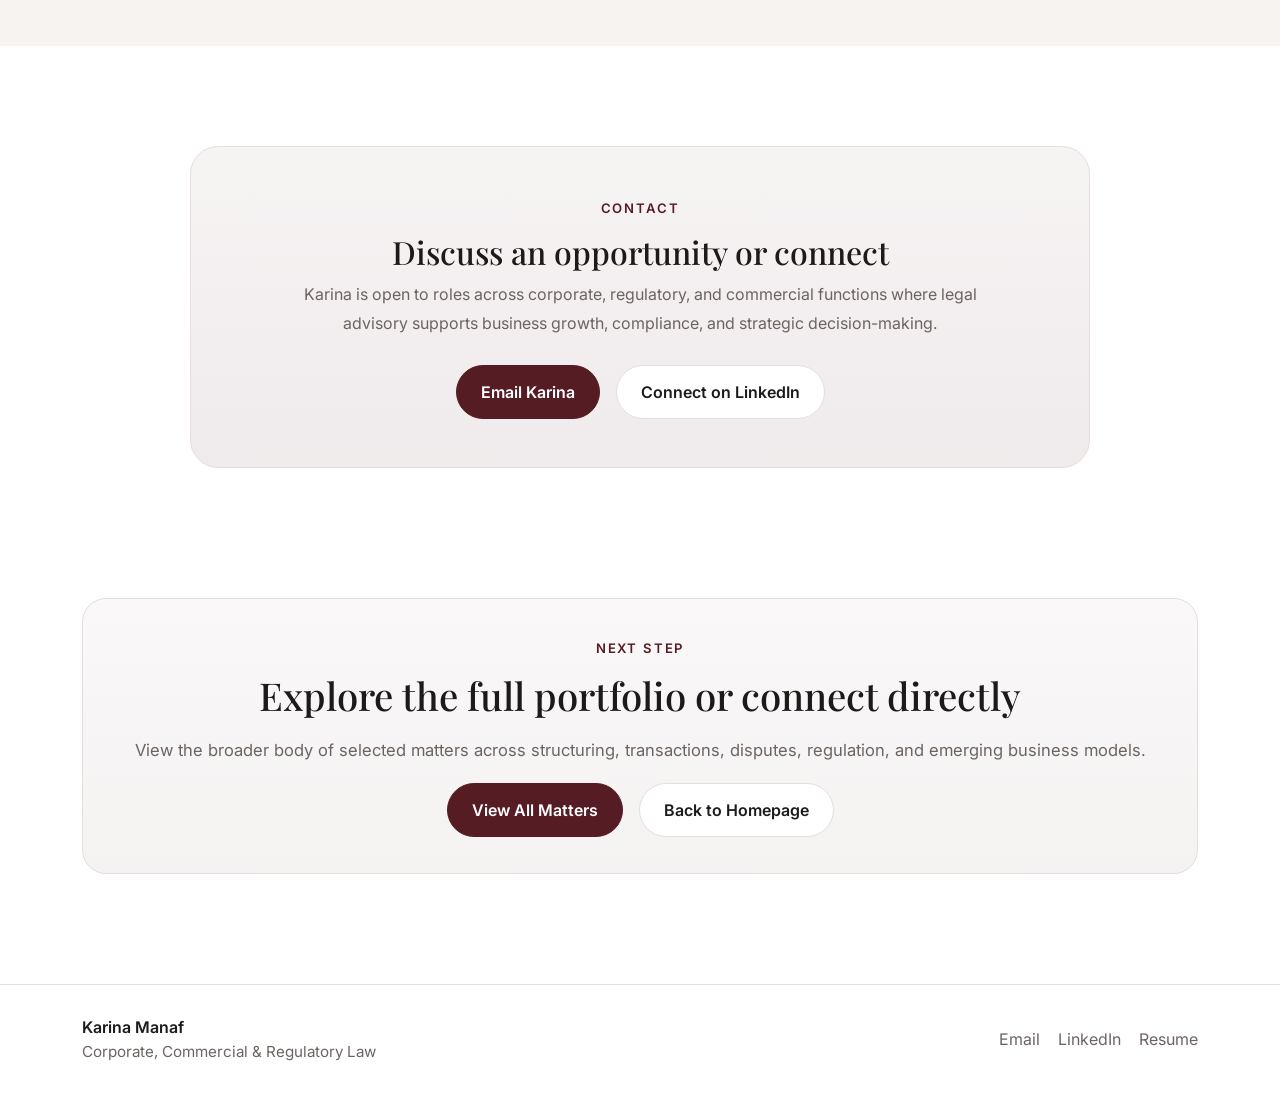
<file: portfolio-details-rwa-tokenization.html>
<!DOCTYPE html>
<html lang="en">

<head>
  <meta charset="utf-8">
  <meta content="width=device-width, initial-scale=1.0" name="viewport">

    <!-- Google tag (gtag.js) -->
    <script async src="https://www.googletagmanager.com/gtag/js?id=G-CDSH7WPX0Q"></script>
    <script>
    window.dataLayer = window.dataLayer || [];
    function gtag(){dataLayer.push(arguments);}
    gtag('js', new Date());

    gtag('config', 'G-CDSH7WPX0Q');
    </script>

  <title>RWA Tokenization Platform Structuring | Karina Manaf</title>
  <meta name="description" content="Selected legal matter by Karina Manaf covering the structuring of a real-world asset tokenization platform within the UAE regulatory framework, including VARA positioning and tokenized real estate considerations.">
  <meta name="keywords" content="Karina Manaf, RWA tokenization, VARA, digital assets, UAE legal portfolio, virtual assets regulation, tokenized real estate">

  <meta property="og:image" content="https://karinamanaf.com/assets/img/favicon-og.jpg">
  <meta property="og:title" content="Karina Manaf: Corporate, Commercial & Regulatory Law">
  <meta property="og:description" content="Legal advisory across structuring, transactions, and regulatory frameworks.">
  <meta property="og:type" content="website">
  <meta property="og:url" content="https://karinamanaf.com">

  <!-- Favicon -->
  <link rel="icon" href="assets/img/favicon.ico" type="image/x-icon">

  <!-- PNG fallback -->
  <link rel="icon" type="image/png" sizes="32x32" href="assets/img/favicon-32x32.png">
  <link rel="icon" type="image/png" sizes="16x16" href="assets/img/favicon-16x16.png">

  <!-- Apple (optional but nice) -->
  <link rel="apple-touch-icon" href="assets/img/favicon-32x32.png">
  
  <link rel="preconnect" href="https://fonts.googleapis.com">
  <link rel="preconnect" href="https://fonts.gstatic.com" crossorigin>
  <link href="https://fonts.googleapis.com/css2?family=Inter:wght@400;500;600;700&family=Playfair+Display:wght@600;700;800&display=swap" rel="stylesheet">

  <link href="assets/vendor/bootstrap/css/bootstrap.min.css" rel="stylesheet">
  <link href="assets/vendor/bootstrap-icons/bootstrap-icons.css" rel="stylesheet">
  <link href="assets/vendor/aos/aos.css" rel="stylesheet">
  <link href="assets/vendor/glightbox/css/glightbox.min.css" rel="stylesheet">
  <link href="assets/vendor/swiper/swiper-bundle.min.css" rel="stylesheet">

  <link href="assets/css/style.css" rel="stylesheet">
</head>

<body>

  <header id="header" class="header fixed-top legal-header">
    <div class="container d-flex align-items-center justify-content-between">
      <a href="index.html" class="logo text-decoration-none legal-logo">
        <span>Karina Manaf</span>
      </a>

      <nav id="navbar" class="navbar">
        <ul>
          <li><a href="index.html">Home</a></li>
          <li><a href="index.html#selected-matters" class="active">Selected Matters</a></li>
          <li><a href="index.html#approach">Approach</a></li>
          <li><a href="index.html#contact">Contact</a></li>
        </ul>
        <i class="mobile-nav-toggle d-xl-none bi bi-list"></i>
      </nav>
    </div>
  </header>

  <main id="main">

    <section class="legal-detail-hero">
      <div class="container">
        <div class="row gy-5 align-items-center">
          <div class="col-lg-7">
            <div data-aos="fade-up">
              <div class="legal-kicker">Selected Matter 06</div>
              <h1 class="legal-detail-hero__title">
                Structuring a Real-World Asset Tokenization Platform within the UAE Regulatory Framework
              </h1>
              <p class="legal-detail-hero__text">
                Advised on the legal and regulatory structure of a UAE real-world asset tokenization platform involving fractionalized real estate interests, VARA positioning, and cross-sector compliance analysis.
              </p>

              <div class="legal-detail-hero__actions d-flex flex-wrap gap-3">
                <a href="#matter-overview" class="btn btn-primary legal-btn-primary">Explore Matter</a>
                <a href="index.html#selected-matters" class="btn legal-btn-outline">Back to Matters</a>
              </div>
            </div>
          </div>

          <div class="col-lg-5">
            <div class="legal-structure-preview" data-aos="fade-up" data-aos-delay="120">
              <div class="legal-structure-preview__head">
                <span>Regulatory Focus</span>
              </div>

              <div class="legal-structure-preview__stack">
                <div class="legal-structure-preview__item">
                  <strong>01</strong>
                  <div>
                    <h3>VARA Positioning</h3>
                    <p>Virtual asset regulatory analysis</p>
                  </div>
                </div>

                <div class="legal-structure-preview__item">
                  <strong>02</strong>
                  <div>
                    <h3>Tokenized Ownership Model</h3>
                    <p>Fractionalized real estate structure</p>
                  </div>
                </div>

                <div class="legal-structure-preview__item">
                  <strong>03</strong>
                  <div>
                    <h3>Cross-Sector Analysis</h3>
                    <p>Property, securities, and digital assets</p>
                  </div>
                </div>

                <div class="legal-structure-preview__item">
                  <strong>04</strong>
                  <div>
                    <h3>Scalability Framework</h3>
                    <p>Investor access and compliance readiness</p>
                  </div>
                </div>
              </div>
            </div>
          </div>
        </div>

        <div class="row g-4 legal-detail-meta-row" data-aos="fade-up" data-aos-delay="180">
          <div class="col-md-6 col-xl-3">
            <div class="legal-detail-meta-card">
              <span class="legal-detail-meta-card__label">Matter Type</span>
              <p>Digital Assets / Regulatory Structuring</p>
            </div>
          </div>

          <div class="col-md-6 col-xl-3">
            <div class="legal-detail-meta-card">
              <span class="legal-detail-meta-card__label">Focus</span>
              <p>VARA, Tokenized Real Estate, Licensing Strategy, Cross-Sector Compliance</p>
            </div>
          </div>

          <div class="col-md-6 col-xl-3">
            <div class="legal-detail-meta-card">
              <span class="legal-detail-meta-card__label">Jurisdiction</span>
              <p>UAE</p>
            </div>
          </div>

          <div class="col-md-6 col-xl-3">
            <div class="legal-detail-meta-card">
              <span class="legal-detail-meta-card__label">Outcome</span>
              <p>Future-ready regulatory structure balancing innovation with compliance</p>
            </div>
          </div>
        </div>
      </div>
    </section>

    <section id="matter-overview" class="cs-section">
      <div class="container">
        <div class="row gy-5">
          <div class="col-lg-8">
            <div class="legal-detail-content" data-aos="fade-up">
              <div class="legal-kicker">Starting Point</div>
              <h2>A digital asset model requiring legal structure across real estate, virtual assets, and investor protection</h2>
              <p>
                This matter involved advising on the structuring of a real-world asset tokenization platform in the UAE, focused on the fractionalization of real estate interests in Dubai within an evolving virtual assets regulatory environment.
              </p>
              <p>
                The challenge was to build a framework capable of supporting tokenized ownership while remaining aligned with developing regulatory standards. The model needed to address real estate ownership mechanics, potential securities considerations, virtual asset regulation, investor protection, and the broader question of how a technology-led platform could operate compliantly within overlapping legal regimes.
              </p>
            </div>
          </div>

          <div class="col-lg-4">
            <div class="legal-sidebar-card" data-aos="fade-up" data-aos-delay="120">
              <div class="legal-sidebar-card__label">Snapshot</div>
              <ul class="legal-sidebar-list">
                <li><strong>Sector</strong><span>Digital Assets / Real Estate / Fintech</span></li>
                <li><strong>Legal Scope</strong><span>Regulatory structuring, licensing strategy, legal classification, compliance design</span></li>
                <li><strong>Objective</strong><span>Create a compliant framework for tokenized real estate participation</span></li>
                <li><strong>Framework</strong><span>VARA, property law, investor protection, and cross-sector legal analysis</span></li>
              </ul>
            </div>
          </div>
        </div>
      </div>
    </section>

    <section class="cs-section legal-section-soft">
      <div class="container">
        <div class="cs-section__head" data-aos="fade-up">
          <div class="cs-section__kicker legal-kicker">Strategic Considerations</div>
          <h2>Balancing innovation, licensing, ownership structure, and regulatory risk</h2>
          <p>
            The matter sat at the intersection of multiple legal and regulatory frameworks, each of which could affect how the platform was designed and how tokenized interests would be positioned.
          </p>
        </div>

        <div class="row g-4">
          <div class="col-md-6 col-lg-4">
            <div class="legal-challenge-card" data-aos="fade-up" data-aos-delay="50">
              <h3>Tokenized Ownership</h3>
              <p>Structuring tokenized participation in a way that worked alongside UAE real estate ownership principles.</p>
            </div>
          </div>

          <div class="col-md-6 col-lg-4">
            <div class="legal-challenge-card" data-aos="fade-up" data-aos-delay="100">
              <h3>VARA Licensing</h3>
              <p>Assessing whether the platform model triggered virtual asset regulatory requirements.</p>
            </div>
          </div>

          <div class="col-md-6 col-lg-4">
            <div class="legal-challenge-card" data-aos="fade-up" data-aos-delay="150">
              <h3>Securities Considerations</h3>
              <p>Evaluating whether tokenized interests could raise securities-related classification issues.</p>
            </div>
          </div>

          <div class="col-md-6 col-lg-4">
            <div class="legal-challenge-card" data-aos="fade-up" data-aos-delay="200">
              <h3>Investor Protection</h3>
              <p>Ensuring the structure accounted for investor expectations, transparency, and legal safeguards.</p>
            </div>
          </div>

          <div class="col-md-6 col-lg-4">
            <div class="legal-challenge-card" data-aos="fade-up" data-aos-delay="250">
              <h3>Cross-Border Participation</h3>
              <p>Designing a model capable of broader participation while maintaining regulatory discipline.</p>
            </div>
          </div>

          <div class="col-md-6 col-lg-4">
            <div class="legal-challenge-card" data-aos="fade-up" data-aos-delay="300">
              <h3>Evolving Regulation</h3>
              <p>Building around a regulatory environment that continues to develop alongside the technology itself.</p>
            </div>
          </div>
        </div>
      </div>
    </section>

    <section class="cs-section">
      <div class="container">
        <div class="cs-section__head" data-aos="fade-up">
          <div class="cs-section__kicker legal-kicker">Legal &amp; Regulatory Approach</div>
          <h2>Designing a future-ready structure across virtual assets, real estate, and compliance</h2>
          <p>
            The legal approach focused on building a framework that could support innovation without losing sight of regulatory positioning, ownership mechanics, and broader legal risk.
          </p>
        </div>

        <div class="legal-structure-timeline">
          <div class="legal-structure-timeline__item" data-aos="fade-up" data-aos-delay="50">
            <div class="legal-structure-timeline__number">01</div>
            <div class="legal-structure-timeline__content">
              <span class="legal-structure-timeline__eyebrow">Platform Design</span>
              <h3>Corporate and Structural Framework</h3>
              <p>
                Advised on the corporate and structural design of the platform so that tokenized participation could be housed within a legally workable operating model.
              </p>
              <ul>
                <li>Assessed the structural architecture of the platform</li>
                <li>Considered how real estate interests would be represented</li>
                <li>Aligned legal form with the intended commercial model</li>
              </ul>
            </div>
          </div>

          <div class="legal-structure-timeline__item" data-aos="fade-up" data-aos-delay="100">
            <div class="legal-structure-timeline__number">02</div>
            <div class="legal-structure-timeline__content">
              <span class="legal-structure-timeline__eyebrow">Regulatory Positioning</span>
              <h3>VARA Licensing and Virtual Asset Analysis</h3>
              <p>
                Evaluated the platform’s relationship to the UAE virtual assets regime and advised on licensing strategy and regulatory positioning under the VARA framework.
              </p>
              <ul>
                <li>Assessed VARA relevance to the proposed model</li>
                <li>Tested the platform against virtual asset regulatory triggers</li>
                <li>Supported licensing and compliance pathway analysis</li>
              </ul>
            </div>
          </div>

          <div class="legal-structure-timeline__item" data-aos="fade-up" data-aos-delay="150">
            <div class="legal-structure-timeline__number">03</div>
            <div class="legal-structure-timeline__content">
              <span class="legal-structure-timeline__eyebrow">Cross-Sector Review</span>
              <h3>Real Estate, Securities, and Legal Classification</h3>
              <p>
                Examined how tokenized interests might interact with existing real estate and securities-related frameworks, and how legal classification could affect the overall structure.
              </p>
              <ul>
                <li>Reviewed property ownership implications</li>
                <li>Considered whether tokenized interests could trigger securities analysis</li>
                <li>Mapped legal overlap across multiple frameworks</li>
              </ul>
            </div>
          </div>

          <div class="legal-structure-timeline__item" data-aos="fade-up" data-aos-delay="200">
            <div class="legal-structure-timeline__number">04</div>
            <div class="legal-structure-timeline__content">
              <span class="legal-structure-timeline__eyebrow">Risk and Compliance</span>
              <h3>Mitigation Framework and Investor Readiness</h3>
              <p>
                Identified key legal risks and designed structuring responses aimed at investor protection, compliance resilience, and long-term scalability.
              </p>
              <ul>
                <li>Highlighted legal and regulatory risk points early</li>
                <li>Built mitigation considerations into the framework</li>
                <li>Supported a more scalable and defensible platform model</li>
              </ul>
            </div>
          </div>
        </div>
      </div>
    </section>

    <section class="cs-section legal-section-soft">
      <div class="container">
        <div class="row gy-5 align-items-start">
          <div class="col-lg-6">
            <div class="cs-section__head text-start mb-0" data-aos="fade-up">
              <div class="cs-section__kicker legal-kicker">Current Scope</div>
              <h2>Supporting platform development through structure, licensing, and risk analysis</h2>
              <p>
                The matter is focused on shaping the legal and regulatory architecture of the model as it develops, with attention to both immediate compliance questions and the long-term viability of the platform.
              </p>
            </div>
          </div>

          <div class="col-lg-6">
            <div class="legal-execution-grid" data-aos="fade-up" data-aos-delay="100">
              <div class="legal-execution-card">
                <h3>Structure Development</h3>
                <p>Supporting the design of the legal and regulatory structure underpinning the platform.</p>
              </div>

              <div class="legal-execution-card">
                <h3>Licensing Strategy</h3>
                <p>Advising on licensing implications and regulatory positioning within the UAE digital asset environment.</p>
              </div>

              <div class="legal-execution-card">
                <h3>Classification Analysis</h3>
                <p>Assessing how tokenized interests interact with existing legal frameworks and categories.</p>
              </div>

              <div class="legal-execution-card">
                <h3>Risk Identification</h3>
                <p>Highlighting legal risks and structuring mitigation mechanisms as the platform evolves.</p>
              </div>

              <div class="legal-execution-card">
                <h3>Framework Alignment</h3>
                <p>Aligning the model with emerging UAE digital asset regulation and related compliance expectations.</p>
              </div>
            </div>
          </div>
        </div>
      </div>
    </section>

    <section class="cs-section">
      <div class="container">
        <div class="row gy-5">
          <div class="col-lg-6">
            <div class="legal-outcome-box" data-aos="fade-up">
              <div class="legal-kicker">Outcome</div>
              <h2>A structure designed to support innovation within a compliant regulatory pathway</h2>
              <p>
                The matter supports the development of a legal and regulatory framework capable of balancing digital asset innovation with ownership clarity, licensing strategy, and investor protection considerations.
              </p>
            </div>
          </div>

          <div class="col-lg-6">
            <div class="legal-outcome-list" data-aos="fade-up" data-aos-delay="120">
              <div class="legal-outcome-list__item">
                <i class="bi bi-check2-circle"></i>
                <span>Supported development of a tokenized real estate model within UAE regulatory constraints</span>
              </div>
              <div class="legal-outcome-list__item">
                <i class="bi bi-check2-circle"></i>
                <span>Aligned the platform’s design with VARA positioning and licensing strategy considerations</span>
              </div>
              <div class="legal-outcome-list__item">
                <i class="bi bi-check2-circle"></i>
                <span>Integrated property law, virtual asset regulation, and broader legal classification analysis</span>
              </div>
              <div class="legal-outcome-list__item">
                <i class="bi bi-check2-circle"></i>
                <span>Built a more future-ready framework for investor participation and compliance resilience</span>
              </div>
            </div>
          </div>
        </div>
      </div>
    </section>

    <section class="cs-section legal-section-soft">
      <div class="container">
        <div class="legal-reflection-box text-center" data-aos="fade-up">
          <div class="legal-kicker">Why This Matters</div>
          <h2>Working at the intersection of emerging technology, regulation, and commercial structure</h2>
          <p>
            This matter reflects the ability to advise in areas where the legal framework is still evolving and where business models cut across traditional categories. It shows how legal advisory can create structure and clarity in emerging sectors by connecting regulatory analysis, ownership design, investor considerations, and practical business planning.
          </p>

          <div class="legal-chip-grid justify-content-center mt-4">
            <span class="legal-chip">VARA Regulation</span>
            <span class="legal-chip">Digital Assets</span>
            <span class="legal-chip">RWA Tokenization</span>
            <span class="legal-chip">Fintech Structuring</span>
            <span class="legal-chip">Cross-Sector Advisory</span>
          </div>
        </div>
      </div>
    </section>

    <section class="cs-section">
      <div class="container">
        <div class="legal-inline-cta text-center" data-aos="fade-up">
          <div class="legal-kicker">Contact</div>
          <h2>Discuss an opportunity or connect</h2>
          <p>
            Karina is open to roles across corporate, regulatory, and commercial functions where legal advisory supports business growth, compliance, and strategic decision-making.
          </p>

          <div class="d-flex flex-wrap gap-3 justify-content-center">
            <a href="mailto:karinamanaf51@gmail.com" class="btn btn-primary legal-btn-primary">Email Karina</a>
            <a href="https://www.linkedin.com/in/karina-manaf/" target="_blank" class="btn legal-btn-outline">Connect on LinkedIn</a>
          </div>
        </div>
      </div>
    </section>

    <section class="cs-section legal-next-matter">
      <div class="container">
        <div class="legal-next-matter__box" data-aos="fade-up">
          <div class="legal-kicker">Next Step</div>
          <h2>Explore the full portfolio or connect directly</h2>
          <p>
            View the broader body of selected matters across structuring, transactions, disputes, regulation, and emerging business models.
          </p>

          <div class="d-flex flex-wrap gap-3 justify-content-center">
            <a href="index.html#selected-matters" class="btn btn-primary legal-btn-primary">View All Matters</a>
            <a href="index.html" class="btn legal-btn-outline">Back to Homepage</a>
          </div>
        </div>
      </div>
    </section>

  </main>

  <script src="assets/vendor/bootstrap/js/bootstrap.bundle.min.js"></script>
  <script src="assets/vendor/aos/aos.js"></script>
  <script src="assets/vendor/glightbox/js/glightbox.min.js"></script>
  <script src="assets/vendor/swiper/swiper-bundle.min.js"></script>
  <script src="assets/js/main.js"></script>

  <footer class="site-footer">
  <div class="container">
    <div class="site-footer__inner">
      <div>
        <div class="site-footer__brand">Karina Manaf</div>
        <div class="site-footer__meta">Corporate, Commercial &amp; Regulatory Law</div>
      </div>

      <div class="site-footer__links">
        <a href="mailto:karinamanaf51@gmail.com">Email</a>
        <a href="https://www.linkedin.com/in/karina-manaf/" target="_blank">LinkedIn</a>
        <a href="assets/resume/Resume-Corporate-Commercial-Lawyer-Karina-Manaf-2026.pdf" target="_blank">Resume</a>
      </div>
    </div>
  </div>
</footer>

</body>

</html>
</file>
<file: assets/css/style.css>
:root {
  --legal-primary: #561C24;
  --legal-primary-dark: #43151c;
  --legal-bg-soft: #f7f3f1;
  --legal-border: #e7ddda;
  --legal-text: #1d1a1a;
  --legal-muted: #6d6462;
  --legal-white: #ffffff;
}

html {
  scroll-behavior: smooth;
}

body {
  font-family: 'Inter', sans-serif;
  color: var(--legal-text);
  background: #fff;
  line-height: 1.6;
}

h1, h2, h3, h4, h5, h6,
.logo span {
  font-family: 'Playfair Display', serif;
  color: var(--legal-text);
}

a {
  text-decoration: none;
}

.section,
.cs-section {
  padding: 100px 0;
}

.cs-section__head {
  max-width: 850px;
  margin: 0 auto 50px;
  text-align: center;
}

.cs-section__head.text-start {
  margin-left: 0;
  margin-right: 0;
  text-align: left;
}

.cs-section__head h2 {
  font-size: clamp(2rem, 3vw, 3rem);
  line-height: 1.15;
  margin-bottom: 18px;
}

.cs-section__head p {
  color: var(--legal-muted);
  font-size: 1.05rem;
  line-height: 1.8;
  margin-bottom: 0;
}

.legal-kicker,
.cs-section__kicker {
  display: inline-block;
  font-size: 0.82rem;
  font-weight: 600;
  letter-spacing: 0.14em;
  text-transform: uppercase;
  color: var(--legal-primary);
  margin-bottom: 14px;
}

.legal-header {
  background: rgba(255, 255, 255, 0.92);
  backdrop-filter: blur(10px);
  border-bottom: 1px solid rgba(231, 221, 218, 0.7);
}

.legal-logo span {
  font-size: 1.55rem;
  font-weight: 700;
  color: var(--legal-primary);
}

.navbar ul {
  margin: 0;
  padding: 0;
  display: flex;
  list-style: none;
  align-items: center;
  gap: 26px;
}

.navbar a {
  color: var(--legal-text);
  font-weight: 500;
  transition: 0.3s;
}

.navbar a:hover,
.navbar .active {
  color: var(--legal-primary);
}

.mobile-nav-toggle {
  font-size: 28px;
  color: var(--legal-text);
  cursor: pointer;
  display: none;
}

.legal-section-soft {
  background: var(--legal-bg-soft);
}
/*
.legal-hero {
  padding: 150px 0 90px;
  background: linear-gradient(180deg, rgba(86, 28, 36, 0.03) 0%, rgba(86, 28, 36, 0) 100%);
}

.legal-hero__title {
  font-size: clamp(2.7rem, 5vw, 4.8rem);
  line-height: 1.03;
  margin-bottom: 24px;
  color: var(--legal-text);
}

.legal-hero__text {
  font-size: 1.08rem;
  line-height: 1.85;
  max-width: 700px;
  color: var(--legal-muted);
  margin-bottom: 32px;
} */

.legal-hero {
  padding: 150px 0 90px;
  background: #561C24;
}

.legal-hero .legal-kicker {
  color: #e9d8dc;
}

.legal-hero__title {
  font-size: clamp(2.7rem, 5vw, 4.8rem);
  line-height: 1.03;
  margin-bottom: 24px;
  color: #ffffff;
}

.legal-hero__text {
  font-size: 1.08rem;
  line-height: 1.85;
  max-width: 700px;
  color: #f3e9eb;
  margin-bottom: 32px;
}

.legal-btn-primary {
  background: #ffffff;
  border-color: #ffffff;
  color: #561C24;
  padding: 14px 24px;
  border-radius: 999px;
  font-weight: 600;
}

.legal-btn-primary:hover {
  background: #f7f3f1;
  border-color: #f7f3f1;
  color: #43151c;
}

.legal-btn-outline {
  padding: 14px 24px;
  border-radius: 999px;
  border: 1px solid rgba(255, 255, 255, 0.35);
  color: #ffffff;
  background: transparent;
  font-weight: 600;
}

.legal-btn-outline:hover {
  background: rgba(255, 255, 255, 0.08);
  border-color: #ffffff;
  color: #ffffff;
}

/* Dark hero outline button - homepage hero */
.legal-hero .legal-btn-outline {
  border: 1px solid rgba(255, 255, 255, 0.35);
  color: #ffffff;
  background: transparent;
}

.legal-hero .legal-btn-outline:hover {
  background: rgba(255, 255, 255, 0.08);
  border-color: #ffffff;
  color: #ffffff;
}

/* Light page outline button - detail pages and rest of site */
.legal-detail-hero .legal-btn-outline,
.legal-next-matter .legal-btn-outline,
.legal-contact-cta .legal-btn-outline {
  border: 1px solid var(--legal-border);
  color: var(--legal-text);
  background: #ffffff;
}

.legal-detail-hero .legal-btn-outline:hover,
.legal-next-matter .legal-btn-outline:hover,
.legal-contact-cta .legal-btn-outline:hover {
  border-color: var(--legal-primary);
  color: var(--legal-primary);
  background: #ffffff;
}

.legal-btn-outline-light {
  border: 1px solid rgba(255, 255, 255, 0.35);
  color: #ffffff;
  background: transparent;
}

.legal-btn-outline-light:hover {
  background: rgba(255, 255, 255, 0.08);
  border-color: #ffffff;
  color: #ffffff;
}
/*
.legal-btn-primary {
  background: var(--legal-primary);
  border-color: var(--legal-primary);
  color: #fff;
  padding: 14px 24px;
  border-radius: 999px;
  font-weight: 600;
}

.legal-btn-primary:hover {
  background: var(--legal-primary-dark);
  border-color: var(--legal-primary-dark);
  color: #fff;
}

.legal-btn-outline {
  padding: 14px 24px;
  border-radius: 999px;
  border: 1px solid var(--legal-border);
  color: var(--legal-text);
  background: #fff;
  font-weight: 600;
}

.legal-btn-outline:hover {
  border-color: var(--legal-primary);
  color: var(--legal-primary);
} */

.legal-profile-card,
.legal-info-card,
.legal-feature-card,
.legal-opinion-card,
.legal-cta-box,
.legal-matter-card,
.legal-approach-list__item {
  background: #fff;
  border: 1px solid var(--legal-border);
  border-radius: 24px;
}

.legal-profile-card {
  overflow: hidden;
  box-shadow: 0 20px 50px rgba(0, 0, 0, 0.04);
}

.legal-profile-card__image-wrap {
  background: var(--legal-bg-soft);
  padding: 18px 18px 0;
}

.legal-profile-card__image {
  width: 100%;
  border-radius: 18px;
  object-fit: cover;
}

.legal-profile-card__body {
  padding: 26px;
}

.legal-profile-card__label {
  font-size: 0.8rem;
  letter-spacing: 0.12em;
  text-transform: uppercase;
  color: var(--legal-primary);
  margin-bottom: 10px;
  font-weight: 600;
}

.legal-profile-card__name {
  margin-bottom: 4px;
}

.legal-profile-card__role {
  color: var(--legal-muted);
  margin-bottom: 22px;
}

.legal-meta-stack {
  display: grid;
  gap: 16px;
}

.legal-meta-stack__item {
  padding-top: 16px;
  border-top: 1px solid var(--legal-border);
}

.legal-meta-stack__title {
  display: block;
  font-size: 0.78rem;
  text-transform: uppercase;
  letter-spacing: 0.12em;
  color: var(--legal-primary);
  font-weight: 600;
  margin-bottom: 8px;
}

.legal-meta-stack__text {
  color: var(--legal-text);
  line-height: 1.6;
}

.legal-info-card,
.legal-feature-card,
.legal-opinion-card {
  padding: 28px;
  height: 100%;
  transition: all 0.3s ease;
}

.legal-info-card:hover,
.legal-feature-card:hover,
.legal-opinion-card:hover,
.legal-matter-card:hover,
.legal-approach-list__item:hover {
  transform: translateY(-4px);
  border-color: var(--legal-primary);
}

.legal-info-card__icon {
  width: 54px;
  height: 54px;
  border-radius: 14px;
  display: inline-flex;
  align-items: center;
  justify-content: center;
  background: rgba(86, 28, 36, 0.08);
  color: var(--legal-primary);
  font-size: 1.2rem;
  margin-bottom: 18px;
}

.legal-info-card h3,
.legal-feature-card h3,
.legal-opinion-card h3,
.legal-matter-card h3,
.legal-approach-list__item h3,
.legal-timeline__content h3 {
  font-size: 1.3rem;
  line-height: 1.3;
  margin-bottom: 12px;
}

.legal-info-card p,
.legal-feature-card p,
.legal-opinion-card p,
.legal-matter-card p,
.legal-timeline__content p,
.legal-approach-list__item p {
  margin: 0;
  color: var(--legal-muted);
  line-height: 1.75;
}

.legal-matter-card {
  padding: 30px;
  text-decoration: none;
  color: inherit;
  min-height: 100%;
  transition: all 0.3s ease;
}

.legal-matter-card__meta {
  font-size: 0.8rem;
  letter-spacing: 0.12em;
  text-transform: uppercase;
  color: var(--legal-primary);
  font-weight: 600;
  margin-bottom: 14px;
}

.legal-matter-card__link {
  display: inline-flex;
  align-items: center;
  gap: 8px;
  margin-top: 20px;
  color: var(--legal-primary);
  font-weight: 600;
}

.legal-approach-list {
  display: grid;
  gap: 18px;
}

.legal-approach-list__item {
  display: flex;
  gap: 18px;
  align-items: flex-start;
  padding: 22px 24px;
}

.legal-approach-list__number,
.legal-opinion-card__index {
  min-width: 48px;
  height: 48px;
  border-radius: 999px;
  display: inline-flex;
  align-items: center;
  justify-content: center;
  background: rgba(86, 28, 36, 0.08);
  color: var(--legal-primary);
  font-weight: 700;
}

.legal-chip-grid {
  display: flex;
  flex-wrap: wrap;
  gap: 14px;
}

.legal-chip {
  display: inline-flex;
  align-items: center;
  padding: 12px 18px;
  border-radius: 999px;
  background: #fff;
  border: 1px solid var(--legal-border);
  color: var(--legal-text);
  font-weight: 500;
}

.legal-timeline {
  position: relative;
  padding-left: 24px;
}

.legal-timeline::before {
  content: "";
  position: absolute;
  left: 7px;
  top: 6px;
  bottom: 6px;
  width: 1px;
  background: var(--legal-border);
}

.legal-timeline__item {
  position: relative;
  padding-left: 28px;
  margin-bottom: 32px;
}

.legal-timeline__item:last-child {
  margin-bottom: 0;
}

.legal-timeline__dot {
  position: absolute;
  left: -1px;
  top: 8px;
  width: 16px;
  height: 16px;
  border-radius: 999px;
  background: var(--legal-primary);
  border: 4px solid #f7f3f1;
}

.legal-timeline__period {
  display: inline-block;
  margin-bottom: 8px;
  font-size: 0.78rem;
  letter-spacing: 0.12em;
  text-transform: uppercase;
  color: var(--legal-primary);
  font-weight: 600;
}

.legal-contact-cta {
  padding-top: 40px;
  padding-bottom: 110px;
}

.legal-cta-box {
  padding: 56px 28px;
  background: linear-gradient(180deg, rgba(86, 28, 36, 0.03) 0%, rgba(86, 28, 36, 0.06) 100%);
}

@media (max-width: 1199px) {
  .mobile-nav-toggle {
    display: block;
  }

  .navbar ul {
    display: none;
  }

  .navbar.navbar-mobile ul {
    display: flex;
    flex-direction: column;
    position: absolute;
    top: 70px;
    right: 20px;
    background: #fff;
    padding: 20px;
    border-radius: 18px;
    box-shadow: 0 10px 40px rgba(0, 0, 0, 0.08);
    gap: 16px;
  }
}

@media (max-width: 991.98px) {
  .legal-hero {
    padding: 120px 0 70px;
  }

  .legal-hero__title {
    font-size: 2.6rem;
  }

  .section,
  .cs-section {
    padding: 80px 0;
  }
}

@media (max-width: 767.98px) {
  .legal-hero__title {
    font-size: 2.2rem;
  }

  .legal-hero__text,
  .cs-section__head p {
    font-size: 1rem;
  }

  .legal-cta-box {
    padding: 40px 22px;
  }
}

/* Detail Styles*/

.legal-detail-hero {
  padding: 150px 0 80px;
  background: linear-gradient(180deg, rgba(86, 28, 36, 0.05) 0%, rgba(86, 28, 36, 0.01) 100%);
}

.legal-detail-hero__title {
  font-size: clamp(2.5rem, 4.4vw, 4.25rem);
  line-height: 1.06;
  margin-bottom: 22px;
}

.legal-detail-hero__text {
  color: var(--legal-muted);
  font-size: 1.08rem;
  line-height: 1.85;
  margin-bottom: 30px;
  max-width: 720px;
}

.legal-structure-preview,
.legal-detail-meta-card,
.legal-sidebar-card,
.legal-challenge-card,
.legal-execution-card,
.legal-outcome-box,
.legal-reflection-box,
.legal-next-matter__box {
  background: #fff;
  border: 1px solid var(--legal-border);
  border-radius: 24px;
}

.legal-structure-preview {
  padding: 26px;
  box-shadow: 0 20px 50px rgba(0, 0, 0, 0.04);
}

.legal-structure-preview__head {
  margin-bottom: 18px;
  padding-bottom: 16px;
  border-bottom: 1px solid var(--legal-border);
}

.legal-structure-preview__head span {
  font-size: 0.8rem;
  text-transform: uppercase;
  letter-spacing: 0.12em;
  color: var(--legal-primary);
  font-weight: 600;
}

.legal-structure-preview__stack {
  display: grid;
  gap: 14px;
}

.legal-structure-preview__item {
  display: flex;
  gap: 14px;
  align-items: flex-start;
  padding: 14px 0;
  border-bottom: 1px solid var(--legal-border);
}

.legal-structure-preview__item:last-child {
  border-bottom: 0;
  padding-bottom: 0;
}

.legal-structure-preview__item strong {
  min-width: 42px;
  height: 42px;
  border-radius: 999px;
  display: inline-flex;
  align-items: center;
  justify-content: center;
  background: rgba(86, 28, 36, 0.08);
  color: var(--legal-primary);
  font-size: 0.95rem;
}

.legal-structure-preview__item h3 {
  font-size: 1.05rem;
  margin-bottom: 4px;
}

.legal-structure-preview__item p {
  margin: 0;
  color: var(--legal-muted);
}

.legal-detail-meta-row {
  margin-top: 34px;
}

.legal-detail-meta-card {
  height: 100%;
  padding: 22px;
}

.legal-detail-meta-card__label,
.legal-sidebar-card__label,
.legal-structure-timeline__eyebrow {
  display: inline-block;
  font-size: 0.78rem;
  text-transform: uppercase;
  letter-spacing: 0.12em;
  color: var(--legal-primary);
  font-weight: 600;
  margin-bottom: 10px;
}

.legal-detail-meta-card p {
  margin: 0;
  color: var(--legal-muted);
  line-height: 1.7;
}

.legal-detail-content h2,
.legal-outcome-box h2,
.legal-reflection-box h2,
.legal-next-matter__box h2 {
  font-size: clamp(2rem, 3vw, 3rem);
  line-height: 1.15;
  margin-bottom: 18px;
}

.legal-detail-content p,
.legal-outcome-box p,
.legal-reflection-box p,
.legal-next-matter__box p {
  color: var(--legal-muted);
  line-height: 1.9;
  font-size: 1.04rem;
}

.legal-sidebar-card {
  padding: 26px;
}

.legal-sidebar-list {
  list-style: none;
  padding: 0;
  margin: 0;
}

.legal-sidebar-list li {
  display: flex;
  flex-direction: column;
  gap: 4px;
  padding: 14px 0;
  border-bottom: 1px solid var(--legal-border);
}

.legal-sidebar-list li:last-child {
  border-bottom: 0;
  padding-bottom: 0;
}

.legal-sidebar-list strong {
  font-size: 0.95rem;
  color: var(--legal-text);
}

.legal-sidebar-list span {
  color: var(--legal-muted);
  line-height: 1.7;
}

.legal-challenge-card,
.legal-execution-card {
  padding: 26px;
  height: 100%;
  transition: all 0.3s ease;
}

.legal-challenge-card:hover,
.legal-execution-card:hover,
.legal-detail-meta-card:hover {
  transform: translateY(-4px);
  border-color: var(--legal-primary);
}

.legal-challenge-card h3,
.legal-execution-card h3 {
  font-size: 1.2rem;
  margin-bottom: 10px;
}

.legal-challenge-card p,
.legal-execution-card p {
  margin: 0;
  color: var(--legal-muted);
  line-height: 1.75;
}

.legal-structure-timeline {
  display: grid;
  gap: 22px;
}

.legal-structure-timeline__item {
  display: grid;
  grid-template-columns: 72px 1fr;
  gap: 22px;
  align-items: start;
  padding: 28px;
  border: 1px solid var(--legal-border);
  border-radius: 26px;
  background: #fff;
  transition: all 0.3s ease;
}

.legal-structure-timeline__item:hover {
  border-color: var(--legal-primary);
  transform: translateY(-4px);
}

.legal-structure-timeline__number {
  width: 56px;
  height: 56px;
  border-radius: 20px;
  display: inline-flex;
  align-items: center;
  justify-content: center;
  background: rgba(86, 28, 36, 0.08);
  color: var(--legal-primary);
  font-weight: 700;
  font-size: 1rem;
}

.legal-structure-timeline__content h3 {
  font-size: 1.4rem;
  margin-bottom: 12px;
}

.legal-structure-timeline__content p {
  color: var(--legal-muted);
  line-height: 1.8;
  margin-bottom: 14px;
}

.legal-structure-timeline__content ul {
  margin: 0;
  padding-left: 18px;
  color: var(--legal-muted);
}

.legal-structure-timeline__content ul li {
  margin-bottom: 8px;
  line-height: 1.7;
}

.legal-execution-grid {
  display: grid;
  gap: 18px;
}

.legal-outcome-box,
.legal-reflection-box,
.legal-next-matter__box {
  padding: 36px;
}

.legal-outcome-list {
  display: grid;
  gap: 16px;
}

.legal-outcome-list__item {
  display: flex;
  gap: 14px;
  align-items: flex-start;
  padding: 20px 22px;
  border: 1px solid var(--legal-border);
  border-radius: 20px;
  background: #fff;
}

.legal-outcome-list__item i {
  color: var(--legal-primary);
  font-size: 1.2rem;
  margin-top: 2px;
}

.legal-outcome-list__item span {
  color: var(--legal-text);
  line-height: 1.7;
}

.legal-next-matter {
  padding-top: 30px;
  padding-bottom: 110px;
}

.legal-next-matter__box {
  text-align: center;
  background: linear-gradient(180deg, rgba(86, 28, 36, 0.03) 0%, rgba(86, 28, 36, 0.06) 100%);
}

.legal-inline-cta {
  max-width: 900px;
  margin: 0 auto;
  padding: 48px 32px;
  border: 1px solid var(--legal-border);
  border-radius: 28px;
  background: linear-gradient(
    180deg,
    rgba(86, 28, 36, 0.05) 0%,
    rgba(86, 28, 36, 0.09) 100%
  );
}
}

.legal-inline-cta h2 {
  font-size: clamp(2rem, 3vw, 3rem);
  line-height: 1.15;
  margin-bottom: 16px;
}

.legal-inline-cta p {
  max-width: 720px;
  margin: 0 auto 26px;
  color: var(--legal-muted);
  line-height: 1.85;
}

@media (max-width: 991.98px) {
  .legal-detail-hero {
    padding: 120px 0 70px;
  }

  .legal-structure-timeline__item {
    grid-template-columns: 1fr;
  }
}

.legal-detail-hero__actions .btn {
  min-width: 170px;
  text-align: center;
}

/* FIX: Primary button in light sections */
.legal-inline-cta .legal-btn-primary,
.legal-detail-hero .legal-btn-primary,
.legal-next-matter .legal-btn-primary {
  background: var(--legal-primary);
  border-color: var(--legal-primary);
  color: #ffffff;
}

.legal-inline-cta .legal-btn-primary:hover,
.legal-detail-hero .legal-btn-primary:hover,
.legal-next-matter .legal-btn-primary:hover {
  background: var(--legal-primary-dark);
  border-color: var(--legal-primary-dark);
  color: #ffffff;
}

/* FIX: Outline button in light sections */
.legal-inline-cta .legal-btn-outline {
  border: 1px solid var(--legal-border);
  color: var(--legal-text);
  background: #ffffff;
}

.legal-inline-cta .legal-btn-outline:hover {
  border-color: var(--legal-primary);
  color: var(--legal-primary);
}


/* Footer */
.site-footer {
  padding: 30px 0 40px;
  border-top: 1px solid var(--legal-border);
  background: #fff;
}

.site-footer__inner {
  display: flex;
  justify-content: space-between;
  align-items: center;
  gap: 20px;
  flex-wrap: wrap;
}

.site-footer__brand {
  color: var(--legal-text);
  font-weight: 600;
}

.site-footer__meta {
  color: var(--legal-muted);
  font-size: 0.95rem;
}

.site-footer__links {
  display: flex;
  gap: 18px;
  flex-wrap: wrap;
}

.site-footer__links a {
  color: var(--legal-muted);
  transition: color 0.25s ease;
}

.site-footer__links a:hover {
  color: var(--legal-primary);
}

@media (max-width: 767.98px) {
  .site-footer__inner {
    flex-direction: column;
    align-items: flex-start;
  }
}
</file>
